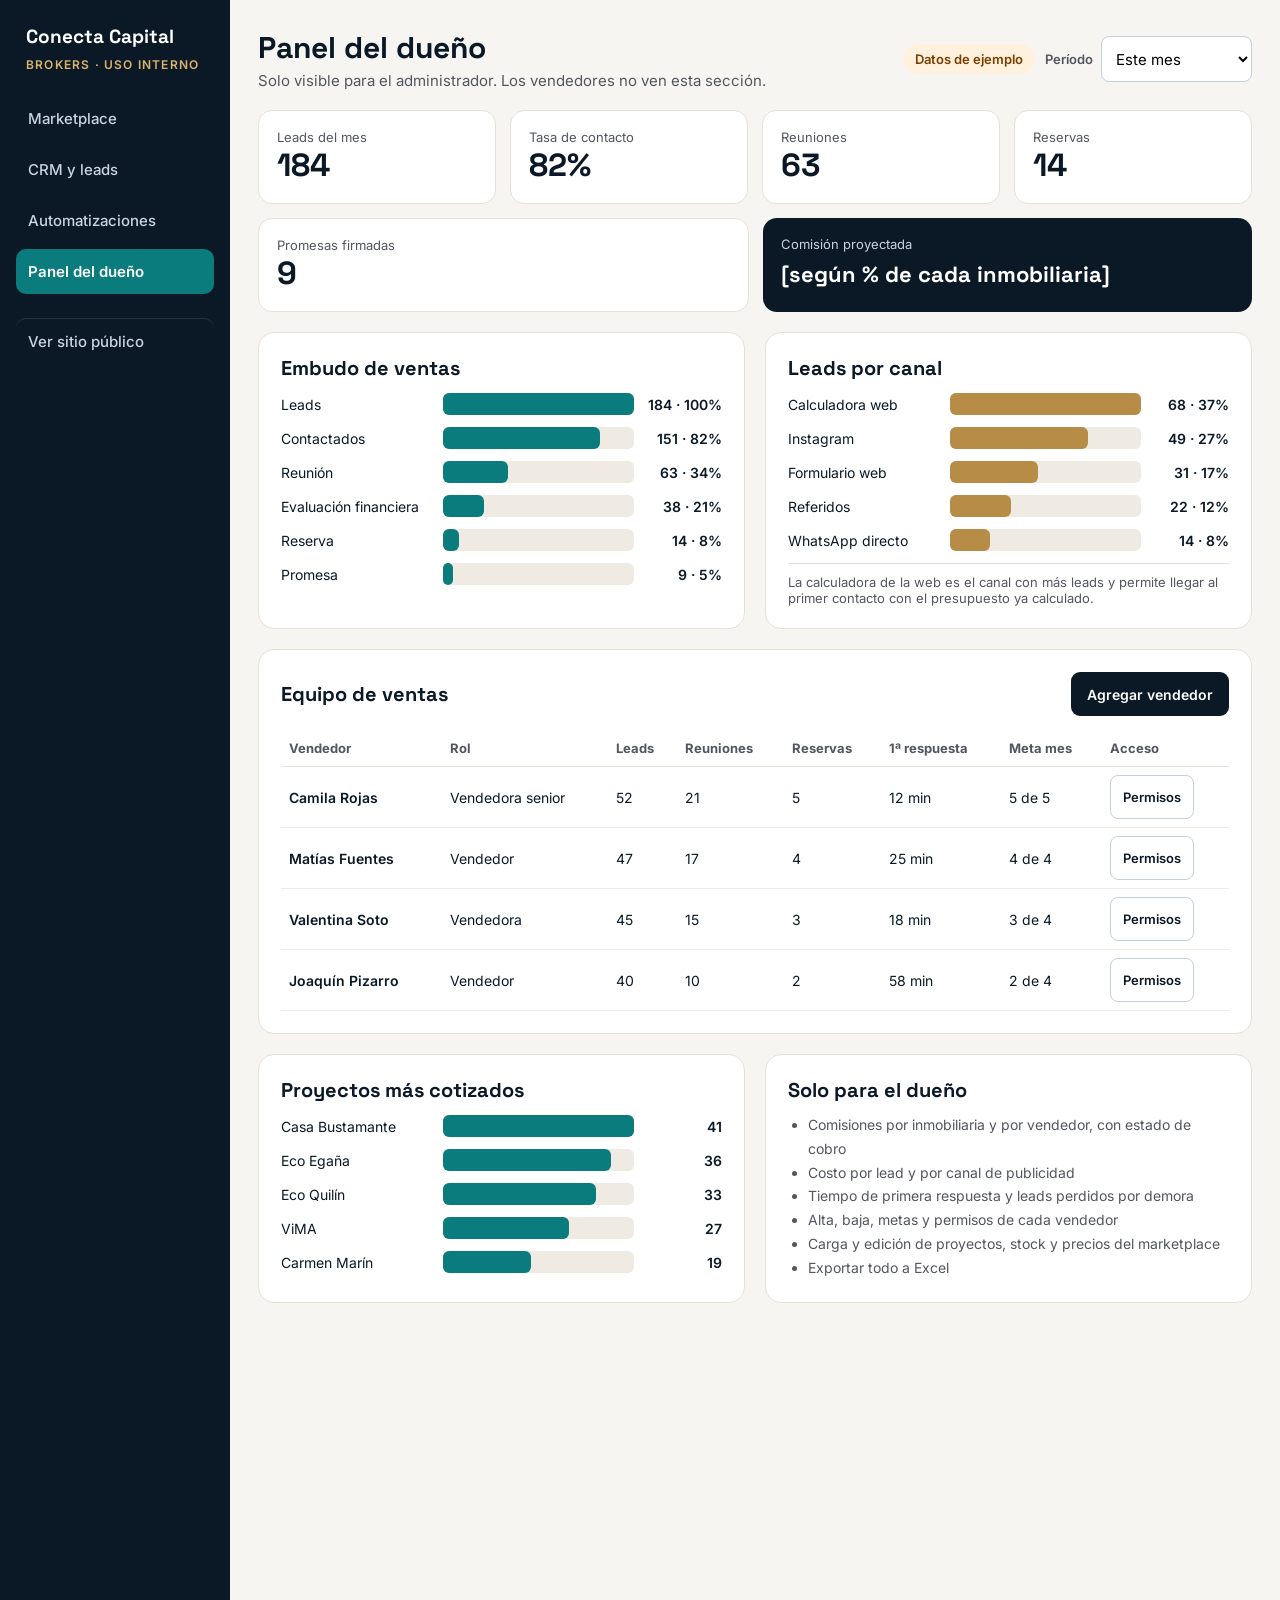
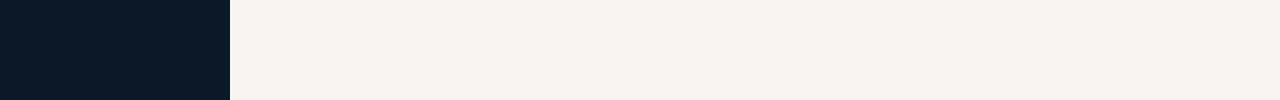
<file: admin.html>
<!doctype html>
<html lang="es">
<head>
<meta charset="utf-8">
<meta name="viewport" content="width=device-width, initial-scale=1">
<meta name="robots" content="noindex, nofollow">
<title>Conecta Capital Brokers – Panel del dueño</title>
<link rel="icon" href="assets/isotipo.png">
<link href="https://fonts.googleapis.com/css2?family=Inter:wght@400;500;600;700&family=Space+Grotesk:wght@500;600;700&display=swap" rel="stylesheet">
<style>
body{margin:0}
a{color:#0A7C7E}a:hover{color:#0B1927}
</style>
</head>
<body data-page="admin">
<div style="font-family: Inter, system-ui, sans-serif; color: #0B1927; background: #F7F5F1; display: flex; flex-wrap: wrap; min-height: 1700px">

<aside style="flex: 1 1 230px; max-width: 100%; background: #0B1927; color: #FFFFFF; padding: 24px 16px; box-sizing: border-box; display: flex; flex-direction: column; gap: 6px">
<div style="font-family: 'Space Grotesk', sans-serif; font-weight: 700; font-size: 19px; padding: 0 10px 2px">Conecta Capital</div>
<div style="font-size: 12px; font-weight: 600; letter-spacing: 0.1em; text-transform: uppercase; color: #D9B36C; padding: 0 10px 18px">Brokers · uso interno</div>
<a href="brokers.html" style="color: #C9D3E2; text-decoration: none; padding: 13px 12px; border-radius: 10px; font-weight: 500; font-size: 15px">Marketplace</a>
<a href="crm.html" style="color: #C9D3E2; text-decoration: none; padding: 13px 12px; border-radius: 10px; font-weight: 500; font-size: 15px">CRM y leads</a>
<a href="automatizaciones.html" style="color: #C9D3E2; text-decoration: none; padding: 13px 12px; border-radius: 10px; font-weight: 500; font-size: 15px">Automatizaciones</a>
<a href="admin.html" aria-current="page" style="background: #0A7C7E; color: #FFFFFF; text-decoration: none; padding: 13px 12px; border-radius: 10px; font-weight: 600; font-size: 15px">Panel del dueño</a>
<a href="index.html" style="color: #C9D3E2; text-decoration: none; padding: 13px 12px; border-radius: 10px; font-weight: 500; font-size: 15px; margin-top: 18px; border-top: 1px solid #223444">Ver sitio público</a>
</aside>

<main style="flex: 999 1 560px; min-width: 0; padding: 28px; box-sizing: border-box; display: flex; flex-direction: column; gap: 20px">
<div style="display: flex; flex-wrap: wrap; align-items: center; justify-content: space-between; gap: 12px">
<div>
<h1 style="margin: 0 0 4px; font-family: 'Space Grotesk', sans-serif; font-size: 30px">Panel del dueño</h1>
<p style="margin: 0; font-size: 15px; color: #535660">Solo visible para el administrador. Los vendedores no ven esta sección.</p>
</div>
<div style="display: flex; flex-wrap: wrap; gap: 10px; align-items: center">
<span style="background: #FFF1DE; color: #7A3E00; font-size: 13px; font-weight: 600; padding: 7px 12px; border-radius: 999px">Datos de ejemplo</span>
<label style="font-size: 13px; font-weight: 600; color: #535660; display: flex; align-items: center; gap: 8px">Período
<select style="height: 46px; border: 1px solid #C5CEDB; border-radius: 8px; padding: 0 10px; font-size: 15px; font-family: inherit; background: #FFFFFF"><option>Este mes</option><option>Últimos 90 días</option><option>Año en curso</option></select></label>
</div>
</div>

<div style="display: flex; flex-wrap: wrap; gap: 14px">
<div style="flex: 1 1 160px; background: #FFFFFF; border: 1px solid #E6E1D8; border-radius: 14px; padding: 18px"><div style="font-size: 13px; color: #535660">Leads del mes</div><div style="font-family: 'Space Grotesk', sans-serif; font-weight: 700; font-size: 32px">184</div></div>
<div style="flex: 1 1 160px; background: #FFFFFF; border: 1px solid #E6E1D8; border-radius: 14px; padding: 18px"><div style="font-size: 13px; color: #535660">Tasa de contacto</div><div style="font-family: 'Space Grotesk', sans-serif; font-weight: 700; font-size: 32px">82%</div></div>
<div style="flex: 1 1 160px; background: #FFFFFF; border: 1px solid #E6E1D8; border-radius: 14px; padding: 18px"><div style="font-size: 13px; color: #535660">Reuniones</div><div style="font-family: 'Space Grotesk', sans-serif; font-weight: 700; font-size: 32px">63</div></div>
<div style="flex: 1 1 160px; background: #FFFFFF; border: 1px solid #E6E1D8; border-radius: 14px; padding: 18px"><div style="font-size: 13px; color: #535660">Reservas</div><div style="font-family: 'Space Grotesk', sans-serif; font-weight: 700; font-size: 32px">14</div></div>
<div style="flex: 1 1 160px; background: #FFFFFF; border: 1px solid #E6E1D8; border-radius: 14px; padding: 18px"><div style="font-size: 13px; color: #535660">Promesas firmadas</div><div style="font-family: 'Space Grotesk', sans-serif; font-weight: 700; font-size: 32px">9</div></div>
<div style="flex: 1 1 160px; background: #0B1927; color: #FFFFFF; border-radius: 14px; padding: 18px"><div style="font-size: 13px; color: #C9D3E2">Comisión proyectada</div><div style="font-family: 'Space Grotesk', sans-serif; font-weight: 700; font-size: 22px; padding-top: 8px">[según % de cada inmobiliaria]</div></div>
</div>

<div style="display: flex; flex-wrap: wrap; gap: 20px">
<section style="flex: 1 1 380px; min-width: 0; background: #FFFFFF; border: 1px solid #E6E1D8; border-radius: 16px; padding: 22px; display: flex; flex-direction: column; gap: 12px">
<h2 style="margin: 0; font-family: 'Space Grotesk', sans-serif; font-size: 20px">Embudo de ventas</h2>

<div style="display: flex; align-items: center; gap: 12px; font-size: 14px">
<div style="flex: 0 0 150px">Leads</div>
<div style="flex: 1 1 0; background: #EFEBE3; border-radius: 6px; height: 22px"><div style="width: 100%; height: 22px; background: #0A7C7E; border-radius: 6px"></div></div>
<div style="flex: 0 0 76px; text-align: right; font-weight: 600">184 · 100%</div>
</div>

<div style="display: flex; align-items: center; gap: 12px; font-size: 14px">
<div style="flex: 0 0 150px">Contactados</div>
<div style="flex: 1 1 0; background: #EFEBE3; border-radius: 6px; height: 22px"><div style="width: 82%; height: 22px; background: #0A7C7E; border-radius: 6px"></div></div>
<div style="flex: 0 0 76px; text-align: right; font-weight: 600">151 · 82%</div>
</div>

<div style="display: flex; align-items: center; gap: 12px; font-size: 14px">
<div style="flex: 0 0 150px">Reunión</div>
<div style="flex: 1 1 0; background: #EFEBE3; border-radius: 6px; height: 22px"><div style="width: 34%; height: 22px; background: #0A7C7E; border-radius: 6px"></div></div>
<div style="flex: 0 0 76px; text-align: right; font-weight: 600">63 · 34%</div>
</div>

<div style="display: flex; align-items: center; gap: 12px; font-size: 14px">
<div style="flex: 0 0 150px">Evaluación financiera</div>
<div style="flex: 1 1 0; background: #EFEBE3; border-radius: 6px; height: 22px"><div style="width: 21%; height: 22px; background: #0A7C7E; border-radius: 6px"></div></div>
<div style="flex: 0 0 76px; text-align: right; font-weight: 600">38 · 21%</div>
</div>

<div style="display: flex; align-items: center; gap: 12px; font-size: 14px">
<div style="flex: 0 0 150px">Reserva</div>
<div style="flex: 1 1 0; background: #EFEBE3; border-radius: 6px; height: 22px"><div style="width: 8%; height: 22px; background: #0A7C7E; border-radius: 6px"></div></div>
<div style="flex: 0 0 76px; text-align: right; font-weight: 600">14 · 8%</div>
</div>

<div style="display: flex; align-items: center; gap: 12px; font-size: 14px">
<div style="flex: 0 0 150px">Promesa</div>
<div style="flex: 1 1 0; background: #EFEBE3; border-radius: 6px; height: 22px"><div style="width: 5%; height: 22px; background: #0A7C7E; border-radius: 6px"></div></div>
<div style="flex: 0 0 76px; text-align: right; font-weight: 600">9 · 5%</div>
</div>

</section>
<section style="flex: 1 1 380px; min-width: 0; background: #FFFFFF; border: 1px solid #E6E1D8; border-radius: 16px; padding: 22px; display: flex; flex-direction: column; gap: 12px">
<h2 style="margin: 0; font-family: 'Space Grotesk', sans-serif; font-size: 20px">Leads por canal</h2>

<div style="display: flex; align-items: center; gap: 12px; font-size: 14px">
<div style="flex: 0 0 150px">Calculadora web</div>
<div style="flex: 1 1 0; background: #EFEBE3; border-radius: 6px; height: 22px"><div style="width: 100%; height: 22px; background: #B68C47; border-radius: 6px"></div></div>
<div style="flex: 0 0 76px; text-align: right; font-weight: 600">68 · 37%</div>
</div>

<div style="display: flex; align-items: center; gap: 12px; font-size: 14px">
<div style="flex: 0 0 150px">Instagram</div>
<div style="flex: 1 1 0; background: #EFEBE3; border-radius: 6px; height: 22px"><div style="width: 72%; height: 22px; background: #B68C47; border-radius: 6px"></div></div>
<div style="flex: 0 0 76px; text-align: right; font-weight: 600">49 · 27%</div>
</div>

<div style="display: flex; align-items: center; gap: 12px; font-size: 14px">
<div style="flex: 0 0 150px">Formulario web</div>
<div style="flex: 1 1 0; background: #EFEBE3; border-radius: 6px; height: 22px"><div style="width: 46%; height: 22px; background: #B68C47; border-radius: 6px"></div></div>
<div style="flex: 0 0 76px; text-align: right; font-weight: 600">31 · 17%</div>
</div>

<div style="display: flex; align-items: center; gap: 12px; font-size: 14px">
<div style="flex: 0 0 150px">Referidos</div>
<div style="flex: 1 1 0; background: #EFEBE3; border-radius: 6px; height: 22px"><div style="width: 32%; height: 22px; background: #B68C47; border-radius: 6px"></div></div>
<div style="flex: 0 0 76px; text-align: right; font-weight: 600">22 · 12%</div>
</div>

<div style="display: flex; align-items: center; gap: 12px; font-size: 14px">
<div style="flex: 0 0 150px">WhatsApp directo</div>
<div style="flex: 1 1 0; background: #EFEBE3; border-radius: 6px; height: 22px"><div style="width: 21%; height: 22px; background: #B68C47; border-radius: 6px"></div></div>
<div style="flex: 0 0 76px; text-align: right; font-weight: 600">14 · 8%</div>
</div>

<div style="font-size: 13px; color: #535660; border-top: 1px solid #E6E1D8; padding-top: 10px">La calculadora de la web es el canal con más leads y permite llegar al primer contacto con el presupuesto ya calculado.</div>
</section>
</div>

<section style="background: #FFFFFF; border: 1px solid #E6E1D8; border-radius: 16px; padding: 22px; display: flex; flex-direction: column; gap: 14px">
<div style="display: flex; flex-wrap: wrap; justify-content: space-between; align-items: center; gap: 12px">
<h2 style="margin: 0; font-family: 'Space Grotesk', sans-serif; font-size: 20px">Equipo de ventas</h2>
<button type="button" style="min-height: 44px; padding: 0 16px; background: #0B1927; color: #FFFFFF; border: 0; border-radius: 9px; font-family: inherit; font-weight: 600; font-size: 14px; cursor: pointer">Agregar vendedor</button>
</div>
<div style="overflow-x: auto">
<table style="width: 100%; min-width: 820px; border-collapse: collapse; font-size: 14px">
<thead><tr style="text-align: left; color: #535660; font-size: 13px">
<th style="padding: 10px 8px; border-bottom: 1px solid #E6E1D8">Vendedor</th><th style="padding: 10px 8px; border-bottom: 1px solid #E6E1D8">Rol</th><th style="padding: 10px 8px; border-bottom: 1px solid #E6E1D8">Leads</th><th style="padding: 10px 8px; border-bottom: 1px solid #E6E1D8">Reuniones</th><th style="padding: 10px 8px; border-bottom: 1px solid #E6E1D8">Reservas</th><th style="padding: 10px 8px; border-bottom: 1px solid #E6E1D8">1ª respuesta</th><th style="padding: 10px 8px; border-bottom: 1px solid #E6E1D8">Meta mes</th><th style="padding: 10px 8px; border-bottom: 1px solid #E6E1D8">Acceso</th>
</tr></thead>
<tbody>

<tr>
<td style="padding: 12px 8px; border-bottom: 1px solid #EFEBE3; font-weight: 600">Camila Rojas</td>
<td style="padding: 12px 8px; border-bottom: 1px solid #EFEBE3">Vendedora senior</td>
<td style="padding: 12px 8px; border-bottom: 1px solid #EFEBE3">52</td>
<td style="padding: 12px 8px; border-bottom: 1px solid #EFEBE3">21</td>
<td style="padding: 12px 8px; border-bottom: 1px solid #EFEBE3">5</td>
<td style="padding: 12px 8px; border-bottom: 1px solid #EFEBE3">12 min</td>
<td style="padding: 12px 8px; border-bottom: 1px solid #EFEBE3">5 de 5</td>
<td style="padding: 8px; border-bottom: 1px solid #EFEBE3"><button type="button" style="min-height: 44px; padding: 0 12px; background: #FFFFFF; color: #0B1927; border: 1px solid #C5CEDB; border-radius: 8px; font-family: inherit; font-weight: 600; font-size: 13px; cursor: pointer">Permisos</button></td>
</tr>

<tr>
<td style="padding: 12px 8px; border-bottom: 1px solid #EFEBE3; font-weight: 600">Matías Fuentes</td>
<td style="padding: 12px 8px; border-bottom: 1px solid #EFEBE3">Vendedor</td>
<td style="padding: 12px 8px; border-bottom: 1px solid #EFEBE3">47</td>
<td style="padding: 12px 8px; border-bottom: 1px solid #EFEBE3">17</td>
<td style="padding: 12px 8px; border-bottom: 1px solid #EFEBE3">4</td>
<td style="padding: 12px 8px; border-bottom: 1px solid #EFEBE3">25 min</td>
<td style="padding: 12px 8px; border-bottom: 1px solid #EFEBE3">4 de 4</td>
<td style="padding: 8px; border-bottom: 1px solid #EFEBE3"><button type="button" style="min-height: 44px; padding: 0 12px; background: #FFFFFF; color: #0B1927; border: 1px solid #C5CEDB; border-radius: 8px; font-family: inherit; font-weight: 600; font-size: 13px; cursor: pointer">Permisos</button></td>
</tr>

<tr>
<td style="padding: 12px 8px; border-bottom: 1px solid #EFEBE3; font-weight: 600">Valentina Soto</td>
<td style="padding: 12px 8px; border-bottom: 1px solid #EFEBE3">Vendedora</td>
<td style="padding: 12px 8px; border-bottom: 1px solid #EFEBE3">45</td>
<td style="padding: 12px 8px; border-bottom: 1px solid #EFEBE3">15</td>
<td style="padding: 12px 8px; border-bottom: 1px solid #EFEBE3">3</td>
<td style="padding: 12px 8px; border-bottom: 1px solid #EFEBE3">18 min</td>
<td style="padding: 12px 8px; border-bottom: 1px solid #EFEBE3">3 de 4</td>
<td style="padding: 8px; border-bottom: 1px solid #EFEBE3"><button type="button" style="min-height: 44px; padding: 0 12px; background: #FFFFFF; color: #0B1927; border: 1px solid #C5CEDB; border-radius: 8px; font-family: inherit; font-weight: 600; font-size: 13px; cursor: pointer">Permisos</button></td>
</tr>

<tr>
<td style="padding: 12px 8px; border-bottom: 1px solid #EFEBE3; font-weight: 600">Joaquín Pizarro</td>
<td style="padding: 12px 8px; border-bottom: 1px solid #EFEBE3">Vendedor</td>
<td style="padding: 12px 8px; border-bottom: 1px solid #EFEBE3">40</td>
<td style="padding: 12px 8px; border-bottom: 1px solid #EFEBE3">10</td>
<td style="padding: 12px 8px; border-bottom: 1px solid #EFEBE3">2</td>
<td style="padding: 12px 8px; border-bottom: 1px solid #EFEBE3">58 min</td>
<td style="padding: 12px 8px; border-bottom: 1px solid #EFEBE3">2 de 4</td>
<td style="padding: 8px; border-bottom: 1px solid #EFEBE3"><button type="button" style="min-height: 44px; padding: 0 12px; background: #FFFFFF; color: #0B1927; border: 1px solid #C5CEDB; border-radius: 8px; font-family: inherit; font-weight: 600; font-size: 13px; cursor: pointer">Permisos</button></td>
</tr>

</tbody>
</table>
</div>
</section>

<div style="display: flex; flex-wrap: wrap; gap: 20px">
<section style="flex: 1 1 380px; min-width: 0; background: #FFFFFF; border: 1px solid #E6E1D8; border-radius: 16px; padding: 22px; display: flex; flex-direction: column; gap: 12px">
<h2 style="margin: 0; font-family: 'Space Grotesk', sans-serif; font-size: 20px">Proyectos más cotizados</h2>

<div style="display: flex; align-items: center; gap: 12px; font-size: 14px">
<div style="flex: 0 0 150px">Casa Bustamante</div>
<div style="flex: 1 1 0; background: #EFEBE3; border-radius: 6px; height: 22px"><div style="width: 100%; height: 22px; background: #0A7C7E; border-radius: 6px"></div></div>
<div style="flex: 0 0 76px; text-align: right; font-weight: 600">41</div>
</div>

<div style="display: flex; align-items: center; gap: 12px; font-size: 14px">
<div style="flex: 0 0 150px">Eco Egaña</div>
<div style="flex: 1 1 0; background: #EFEBE3; border-radius: 6px; height: 22px"><div style="width: 88%; height: 22px; background: #0A7C7E; border-radius: 6px"></div></div>
<div style="flex: 0 0 76px; text-align: right; font-weight: 600">36</div>
</div>

<div style="display: flex; align-items: center; gap: 12px; font-size: 14px">
<div style="flex: 0 0 150px">Eco Quilín</div>
<div style="flex: 1 1 0; background: #EFEBE3; border-radius: 6px; height: 22px"><div style="width: 80%; height: 22px; background: #0A7C7E; border-radius: 6px"></div></div>
<div style="flex: 0 0 76px; text-align: right; font-weight: 600">33</div>
</div>

<div style="display: flex; align-items: center; gap: 12px; font-size: 14px">
<div style="flex: 0 0 150px">ViMA</div>
<div style="flex: 1 1 0; background: #EFEBE3; border-radius: 6px; height: 22px"><div style="width: 66%; height: 22px; background: #0A7C7E; border-radius: 6px"></div></div>
<div style="flex: 0 0 76px; text-align: right; font-weight: 600">27</div>
</div>

<div style="display: flex; align-items: center; gap: 12px; font-size: 14px">
<div style="flex: 0 0 150px">Carmen Marín</div>
<div style="flex: 1 1 0; background: #EFEBE3; border-radius: 6px; height: 22px"><div style="width: 46%; height: 22px; background: #0A7C7E; border-radius: 6px"></div></div>
<div style="flex: 0 0 76px; text-align: right; font-weight: 600">19</div>
</div>

</section>
<section style="flex: 1 1 380px; min-width: 0; background: #FFFFFF; border: 1px solid #E6E1D8; border-radius: 16px; padding: 22px; display: flex; flex-direction: column; gap: 10px">
<h2 style="margin: 0; font-family: 'Space Grotesk', sans-serif; font-size: 20px">Solo para el dueño</h2>
<ul style="margin: 0; padding-left: 20px; font-size: 14px; line-height: 1.7; color: #535660">
<li>Comisiones por inmobiliaria y por vendedor, con estado de cobro</li>
<li>Costo por lead y por canal de publicidad</li>
<li>Tiempo de primera respuesta y leads perdidos por demora</li>
<li>Alta, baja, metas y permisos de cada vendedor</li>
<li>Carga y edición de proyectos, stock y precios del marketplace</li>
<li>Exportar todo a Excel</li>
</ul>
</section>
</div>
</main>
</div>
<script></script>

</body>
</html>
</file>
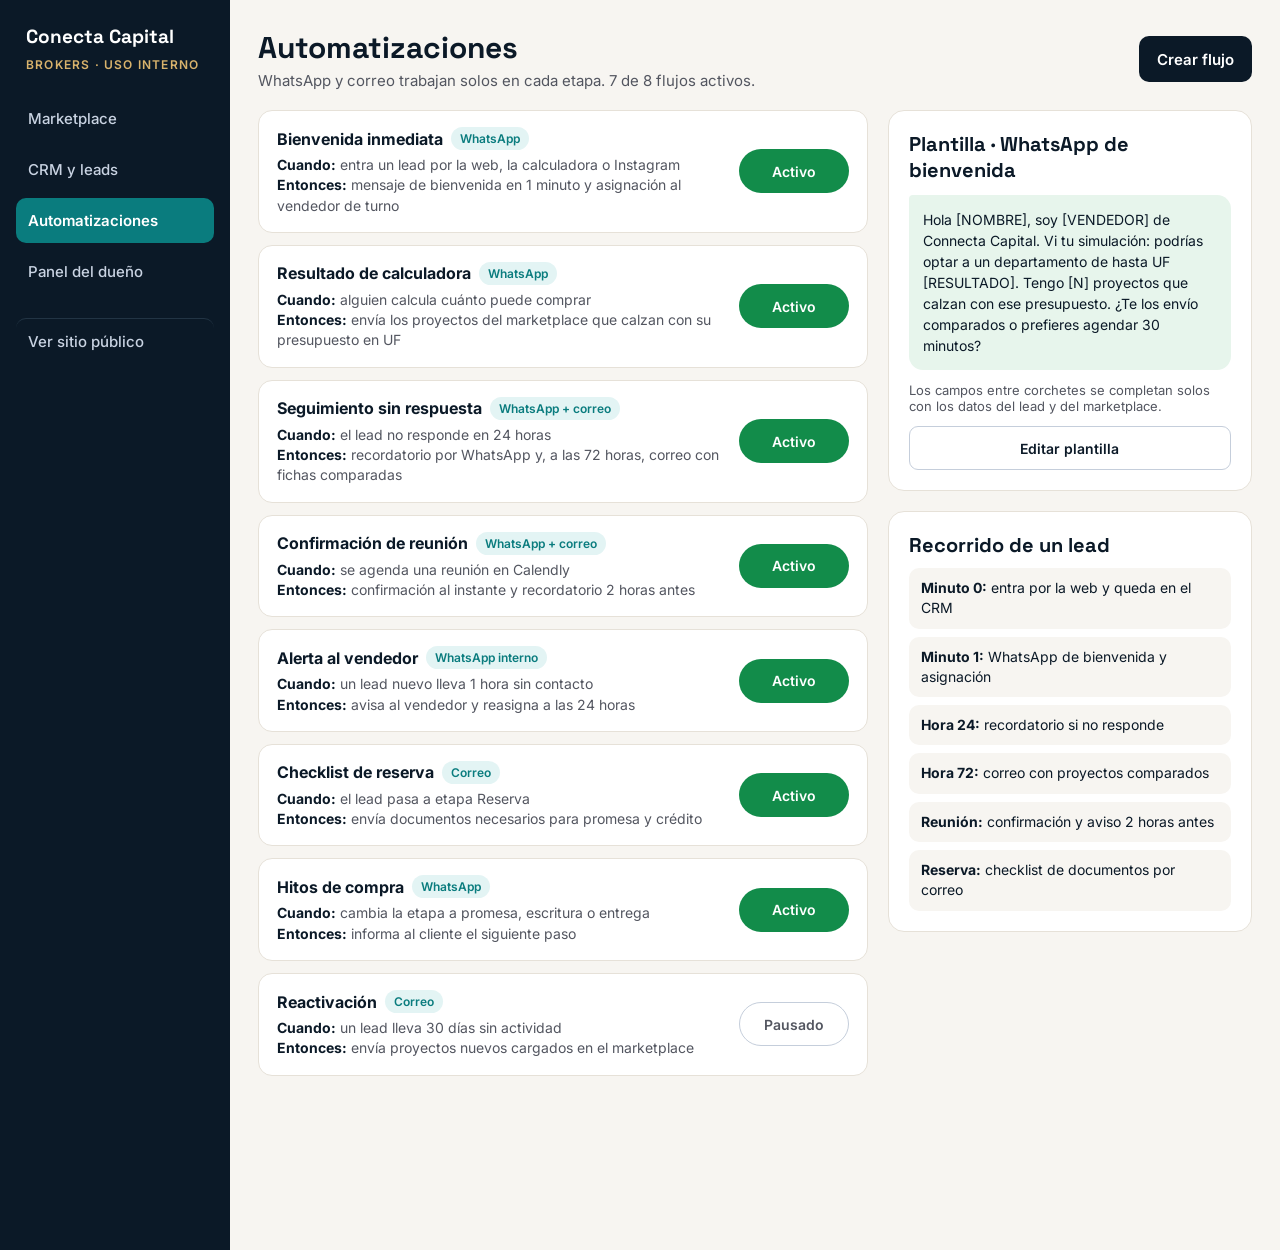
<file: automatizaciones.html>
<!doctype html>
<html lang="es">
<head>
<meta charset="utf-8">
<meta name="viewport" content="width=device-width, initial-scale=1">
<meta name="robots" content="noindex, nofollow">
<title>Conecta Capital Brokers – Automatizaciones</title>
<link rel="icon" href="assets/isotipo.png">
<link href="https://fonts.googleapis.com/css2?family=Inter:wght@400;500;600;700&family=Space+Grotesk:wght@500;600;700&display=swap" rel="stylesheet">
<style>
body{margin:0}
a{color:#0A7C7E}a:hover{color:#0B1927}
</style>
</head>
<body data-page="automatizaciones">
<div style="font-family: Inter, system-ui, sans-serif; color: #0B1927; background: #F7F5F1; display: flex; flex-wrap: wrap; min-height: 1250px">

<aside style="flex: 1 1 230px; max-width: 100%; background: #0B1927; color: #FFFFFF; padding: 24px 16px; box-sizing: border-box; display: flex; flex-direction: column; gap: 6px">
<div style="font-family: 'Space Grotesk', sans-serif; font-weight: 700; font-size: 19px; padding: 0 10px 2px">Conecta Capital</div>
<div style="font-size: 12px; font-weight: 600; letter-spacing: 0.1em; text-transform: uppercase; color: #D9B36C; padding: 0 10px 18px">Brokers · uso interno</div>
<a href="brokers.html" style="color: #C9D3E2; text-decoration: none; padding: 13px 12px; border-radius: 10px; font-weight: 500; font-size: 15px">Marketplace</a>
<a href="crm.html" style="color: #C9D3E2; text-decoration: none; padding: 13px 12px; border-radius: 10px; font-weight: 500; font-size: 15px">CRM y leads</a>
<a href="automatizaciones.html" aria-current="page" style="background: #0A7C7E; color: #FFFFFF; text-decoration: none; padding: 13px 12px; border-radius: 10px; font-weight: 600; font-size: 15px">Automatizaciones</a>
<a href="admin.html" style="color: #C9D3E2; text-decoration: none; padding: 13px 12px; border-radius: 10px; font-weight: 500; font-size: 15px">Panel del dueño</a>
<a href="index.html" style="color: #C9D3E2; text-decoration: none; padding: 13px 12px; border-radius: 10px; font-weight: 500; font-size: 15px; margin-top: 18px; border-top: 1px solid #223444">Ver sitio público</a>
</aside>

<main style="flex: 999 1 560px; min-width: 0; padding: 28px; box-sizing: border-box; display: flex; flex-direction: column; gap: 20px">
<div style="display: flex; flex-wrap: wrap; align-items: center; justify-content: space-between; gap: 12px">
<div>
<h1 style="margin: 0 0 4px; font-family: 'Space Grotesk', sans-serif; font-size: 30px">Automatizaciones</h1>
<p style="margin: 0; font-size: 15px; color: #535660">WhatsApp y correo trabajan solos en cada etapa. <span id="o-activas">7</span> de 8 flujos activos.</p>
</div>
<button type="button" style="min-height: 46px; padding: 0 18px; background: #0B1927; color: #FFFFFF; border: 0; border-radius: 10px; font-family: inherit; font-weight: 600; font-size: 15px; cursor: pointer">Crear flujo</button>
</div>

<div style="display: flex; flex-wrap: wrap; gap: 20px; align-items: flex-start">
<section style="flex: 2 1 520px; min-width: 0; display: flex; flex-direction: column; gap: 12px">

<article style="background: #FFFFFF; border: 1px solid #E6E1D8; border-radius: 14px; padding: 16px 18px; display: flex; flex-wrap: wrap; gap: 14px; align-items: center">
<div style="flex: 1 1 320px; min-width: 0; display: flex; flex-direction: column; gap: 5px">
<div style="display: flex; flex-wrap: wrap; gap: 8px; align-items: center">
<h2 style="margin: 0; font-size: 16px">Bienvenida inmediata</h2>
<span style="background: #E3F4F4; color: #0A7C7E; font-size: 12px; font-weight: 600; padding: 4px 9px; border-radius: 999px">WhatsApp</span>
</div>
<div style="font-size: 14px; line-height: 1.45; color: #535660"><strong style="color: #0B1927">Cuando:</strong> entra un lead por la web, la calculadora o Instagram<br><strong style="color: #0B1927">Entonces:</strong> mensaje de bienvenida en 1 minuto y asignación al vendedor de turno</div>
</div>
<button type="button" aria-pressed="true" data-flujo="1" style="min-height: 44px; min-width: 110px; background: #128C4A; color: #FFFFFF; border: 0; border-radius: 999px; font-family: inherit; font-weight: 600; font-size: 14px; cursor: pointer">Activo</button>

</article>

<article style="background: #FFFFFF; border: 1px solid #E6E1D8; border-radius: 14px; padding: 16px 18px; display: flex; flex-wrap: wrap; gap: 14px; align-items: center">
<div style="flex: 1 1 320px; min-width: 0; display: flex; flex-direction: column; gap: 5px">
<div style="display: flex; flex-wrap: wrap; gap: 8px; align-items: center">
<h2 style="margin: 0; font-size: 16px">Resultado de calculadora</h2>
<span style="background: #E3F4F4; color: #0A7C7E; font-size: 12px; font-weight: 600; padding: 4px 9px; border-radius: 999px">WhatsApp</span>
</div>
<div style="font-size: 14px; line-height: 1.45; color: #535660"><strong style="color: #0B1927">Cuando:</strong> alguien calcula cuánto puede comprar<br><strong style="color: #0B1927">Entonces:</strong> envía los proyectos del marketplace que calzan con su presupuesto en UF</div>
</div>
<button type="button" aria-pressed="true" data-flujo="1" style="min-height: 44px; min-width: 110px; background: #128C4A; color: #FFFFFF; border: 0; border-radius: 999px; font-family: inherit; font-weight: 600; font-size: 14px; cursor: pointer">Activo</button>

</article>

<article style="background: #FFFFFF; border: 1px solid #E6E1D8; border-radius: 14px; padding: 16px 18px; display: flex; flex-wrap: wrap; gap: 14px; align-items: center">
<div style="flex: 1 1 320px; min-width: 0; display: flex; flex-direction: column; gap: 5px">
<div style="display: flex; flex-wrap: wrap; gap: 8px; align-items: center">
<h2 style="margin: 0; font-size: 16px">Seguimiento sin respuesta</h2>
<span style="background: #E3F4F4; color: #0A7C7E; font-size: 12px; font-weight: 600; padding: 4px 9px; border-radius: 999px">WhatsApp + correo</span>
</div>
<div style="font-size: 14px; line-height: 1.45; color: #535660"><strong style="color: #0B1927">Cuando:</strong> el lead no responde en 24 horas<br><strong style="color: #0B1927">Entonces:</strong> recordatorio por WhatsApp y, a las 72 horas, correo con fichas comparadas</div>
</div>
<button type="button" aria-pressed="true" data-flujo="1" style="min-height: 44px; min-width: 110px; background: #128C4A; color: #FFFFFF; border: 0; border-radius: 999px; font-family: inherit; font-weight: 600; font-size: 14px; cursor: pointer">Activo</button>

</article>

<article style="background: #FFFFFF; border: 1px solid #E6E1D8; border-radius: 14px; padding: 16px 18px; display: flex; flex-wrap: wrap; gap: 14px; align-items: center">
<div style="flex: 1 1 320px; min-width: 0; display: flex; flex-direction: column; gap: 5px">
<div style="display: flex; flex-wrap: wrap; gap: 8px; align-items: center">
<h2 style="margin: 0; font-size: 16px">Confirmación de reunión</h2>
<span style="background: #E3F4F4; color: #0A7C7E; font-size: 12px; font-weight: 600; padding: 4px 9px; border-radius: 999px">WhatsApp + correo</span>
</div>
<div style="font-size: 14px; line-height: 1.45; color: #535660"><strong style="color: #0B1927">Cuando:</strong> se agenda una reunión en Calendly<br><strong style="color: #0B1927">Entonces:</strong> confirmación al instante y recordatorio 2 horas antes</div>
</div>
<button type="button" aria-pressed="true" data-flujo="1" style="min-height: 44px; min-width: 110px; background: #128C4A; color: #FFFFFF; border: 0; border-radius: 999px; font-family: inherit; font-weight: 600; font-size: 14px; cursor: pointer">Activo</button>

</article>

<article style="background: #FFFFFF; border: 1px solid #E6E1D8; border-radius: 14px; padding: 16px 18px; display: flex; flex-wrap: wrap; gap: 14px; align-items: center">
<div style="flex: 1 1 320px; min-width: 0; display: flex; flex-direction: column; gap: 5px">
<div style="display: flex; flex-wrap: wrap; gap: 8px; align-items: center">
<h2 style="margin: 0; font-size: 16px">Alerta al vendedor</h2>
<span style="background: #E3F4F4; color: #0A7C7E; font-size: 12px; font-weight: 600; padding: 4px 9px; border-radius: 999px">WhatsApp interno</span>
</div>
<div style="font-size: 14px; line-height: 1.45; color: #535660"><strong style="color: #0B1927">Cuando:</strong> un lead nuevo lleva 1 hora sin contacto<br><strong style="color: #0B1927">Entonces:</strong> avisa al vendedor y reasigna a las 24 horas</div>
</div>
<button type="button" aria-pressed="true" data-flujo="1" style="min-height: 44px; min-width: 110px; background: #128C4A; color: #FFFFFF; border: 0; border-radius: 999px; font-family: inherit; font-weight: 600; font-size: 14px; cursor: pointer">Activo</button>

</article>

<article style="background: #FFFFFF; border: 1px solid #E6E1D8; border-radius: 14px; padding: 16px 18px; display: flex; flex-wrap: wrap; gap: 14px; align-items: center">
<div style="flex: 1 1 320px; min-width: 0; display: flex; flex-direction: column; gap: 5px">
<div style="display: flex; flex-wrap: wrap; gap: 8px; align-items: center">
<h2 style="margin: 0; font-size: 16px">Checklist de reserva</h2>
<span style="background: #E3F4F4; color: #0A7C7E; font-size: 12px; font-weight: 600; padding: 4px 9px; border-radius: 999px">Correo</span>
</div>
<div style="font-size: 14px; line-height: 1.45; color: #535660"><strong style="color: #0B1927">Cuando:</strong> el lead pasa a etapa Reserva<br><strong style="color: #0B1927">Entonces:</strong> envía documentos necesarios para promesa y crédito</div>
</div>
<button type="button" aria-pressed="true" data-flujo="1" style="min-height: 44px; min-width: 110px; background: #128C4A; color: #FFFFFF; border: 0; border-radius: 999px; font-family: inherit; font-weight: 600; font-size: 14px; cursor: pointer">Activo</button>

</article>

<article style="background: #FFFFFF; border: 1px solid #E6E1D8; border-radius: 14px; padding: 16px 18px; display: flex; flex-wrap: wrap; gap: 14px; align-items: center">
<div style="flex: 1 1 320px; min-width: 0; display: flex; flex-direction: column; gap: 5px">
<div style="display: flex; flex-wrap: wrap; gap: 8px; align-items: center">
<h2 style="margin: 0; font-size: 16px">Hitos de compra</h2>
<span style="background: #E3F4F4; color: #0A7C7E; font-size: 12px; font-weight: 600; padding: 4px 9px; border-radius: 999px">WhatsApp</span>
</div>
<div style="font-size: 14px; line-height: 1.45; color: #535660"><strong style="color: #0B1927">Cuando:</strong> cambia la etapa a promesa, escritura o entrega<br><strong style="color: #0B1927">Entonces:</strong> informa al cliente el siguiente paso</div>
</div>
<button type="button" aria-pressed="true" data-flujo="1" style="min-height: 44px; min-width: 110px; background: #128C4A; color: #FFFFFF; border: 0; border-radius: 999px; font-family: inherit; font-weight: 600; font-size: 14px; cursor: pointer">Activo</button>

</article>

<article style="background: #FFFFFF; border: 1px solid #E6E1D8; border-radius: 14px; padding: 16px 18px; display: flex; flex-wrap: wrap; gap: 14px; align-items: center">
<div style="flex: 1 1 320px; min-width: 0; display: flex; flex-direction: column; gap: 5px">
<div style="display: flex; flex-wrap: wrap; gap: 8px; align-items: center">
<h2 style="margin: 0; font-size: 16px">Reactivación</h2>
<span style="background: #E3F4F4; color: #0A7C7E; font-size: 12px; font-weight: 600; padding: 4px 9px; border-radius: 999px">Correo</span>
</div>
<div style="font-size: 14px; line-height: 1.45; color: #535660"><strong style="color: #0B1927">Cuando:</strong> un lead lleva 30 días sin actividad<br><strong style="color: #0B1927">Entonces:</strong> envía proyectos nuevos cargados en el marketplace</div>
</div>

<button type="button" aria-pressed="false" data-flujo="1" style="min-height: 44px; min-width: 110px; background: #FFFFFF; color: #535660; border: 1px solid #C5CEDB; border-radius: 999px; font-family: inherit; font-weight: 600; font-size: 14px; cursor: pointer">Pausado</button>
</article>

</section>

<section style="flex: 1 1 320px; min-width: 0; display: flex; flex-direction: column; gap: 20px">
<div style="background: #FFFFFF; border: 1px solid #E6E1D8; border-radius: 16px; padding: 20px; display: flex; flex-direction: column; gap: 12px">
<h2 style="margin: 0; font-family: 'Space Grotesk', sans-serif; font-size: 20px">Plantilla · WhatsApp de bienvenida</h2>
<div style="background: #E7F5EC; border-radius: 4px 14px 14px 14px; padding: 14px; font-size: 14px; line-height: 1.5">Hola [NOMBRE], soy [VENDEDOR] de Connecta Capital. Vi tu simulación: podrías optar a un departamento de hasta UF [RESULTADO]. Tengo [N] proyectos que calzan con ese presupuesto. ¿Te los envío comparados o prefieres agendar 30 minutos?</div>
<div style="font-size: 13px; color: #535660">Los campos entre corchetes se completan solos con los datos del lead y del marketplace.</div>
<button type="button" style="min-height: 44px; background: #FFFFFF; color: #0B1927; border: 1px solid #C5CEDB; border-radius: 9px; font-family: inherit; font-weight: 600; font-size: 14px; cursor: pointer">Editar plantilla</button>
</div>
<div style="background: #FFFFFF; border: 1px solid #E6E1D8; border-radius: 16px; padding: 20px; display: flex; flex-direction: column; gap: 10px">
<h2 style="margin: 0; font-family: 'Space Grotesk', sans-serif; font-size: 20px">Recorrido de un lead</h2>
<ol style="margin: 0; padding: 0; list-style: none; display: flex; flex-direction: column; gap: 8px; font-size: 14px; line-height: 1.45">
<li style="background: #F7F5F1; border-radius: 10px; padding: 10px 12px"><strong>Minuto 0:</strong> entra por la web y queda en el CRM</li>
<li style="background: #F7F5F1; border-radius: 10px; padding: 10px 12px"><strong>Minuto 1:</strong> WhatsApp de bienvenida y asignación</li>
<li style="background: #F7F5F1; border-radius: 10px; padding: 10px 12px"><strong>Hora 24:</strong> recordatorio si no responde</li>
<li style="background: #F7F5F1; border-radius: 10px; padding: 10px 12px"><strong>Hora 72:</strong> correo con proyectos comparados</li>
<li style="background: #F7F5F1; border-radius: 10px; padding: 10px 12px"><strong>Reunión:</strong> confirmación y aviso 2 horas antes</li>
<li style="background: #F7F5F1; border-radius: 10px; padding: 10px 12px"><strong>Reserva:</strong> checklist de documentos por correo</li>
</ol>
</div>
</section>
</div>
</main>
</div>
<script>
const fb=[...document.querySelectorAll('[data-flujo]')],ON=fb[0].getAttribute('style'),OFF=fb[fb.length-1].getAttribute('style');
fb.forEach((b)=>b.addEventListener('click',()=>{const on=b.getAttribute('aria-pressed')!=='true';b.setAttribute('aria-pressed',on);b.setAttribute('style',on?ON:OFF);b.textContent=on?'Activo':'Pausado';
document.getElementById('o-activas').textContent=fb.filter((x)=>x.getAttribute('aria-pressed')==='true').length;}));
</script>

</body>
</html>
</file>
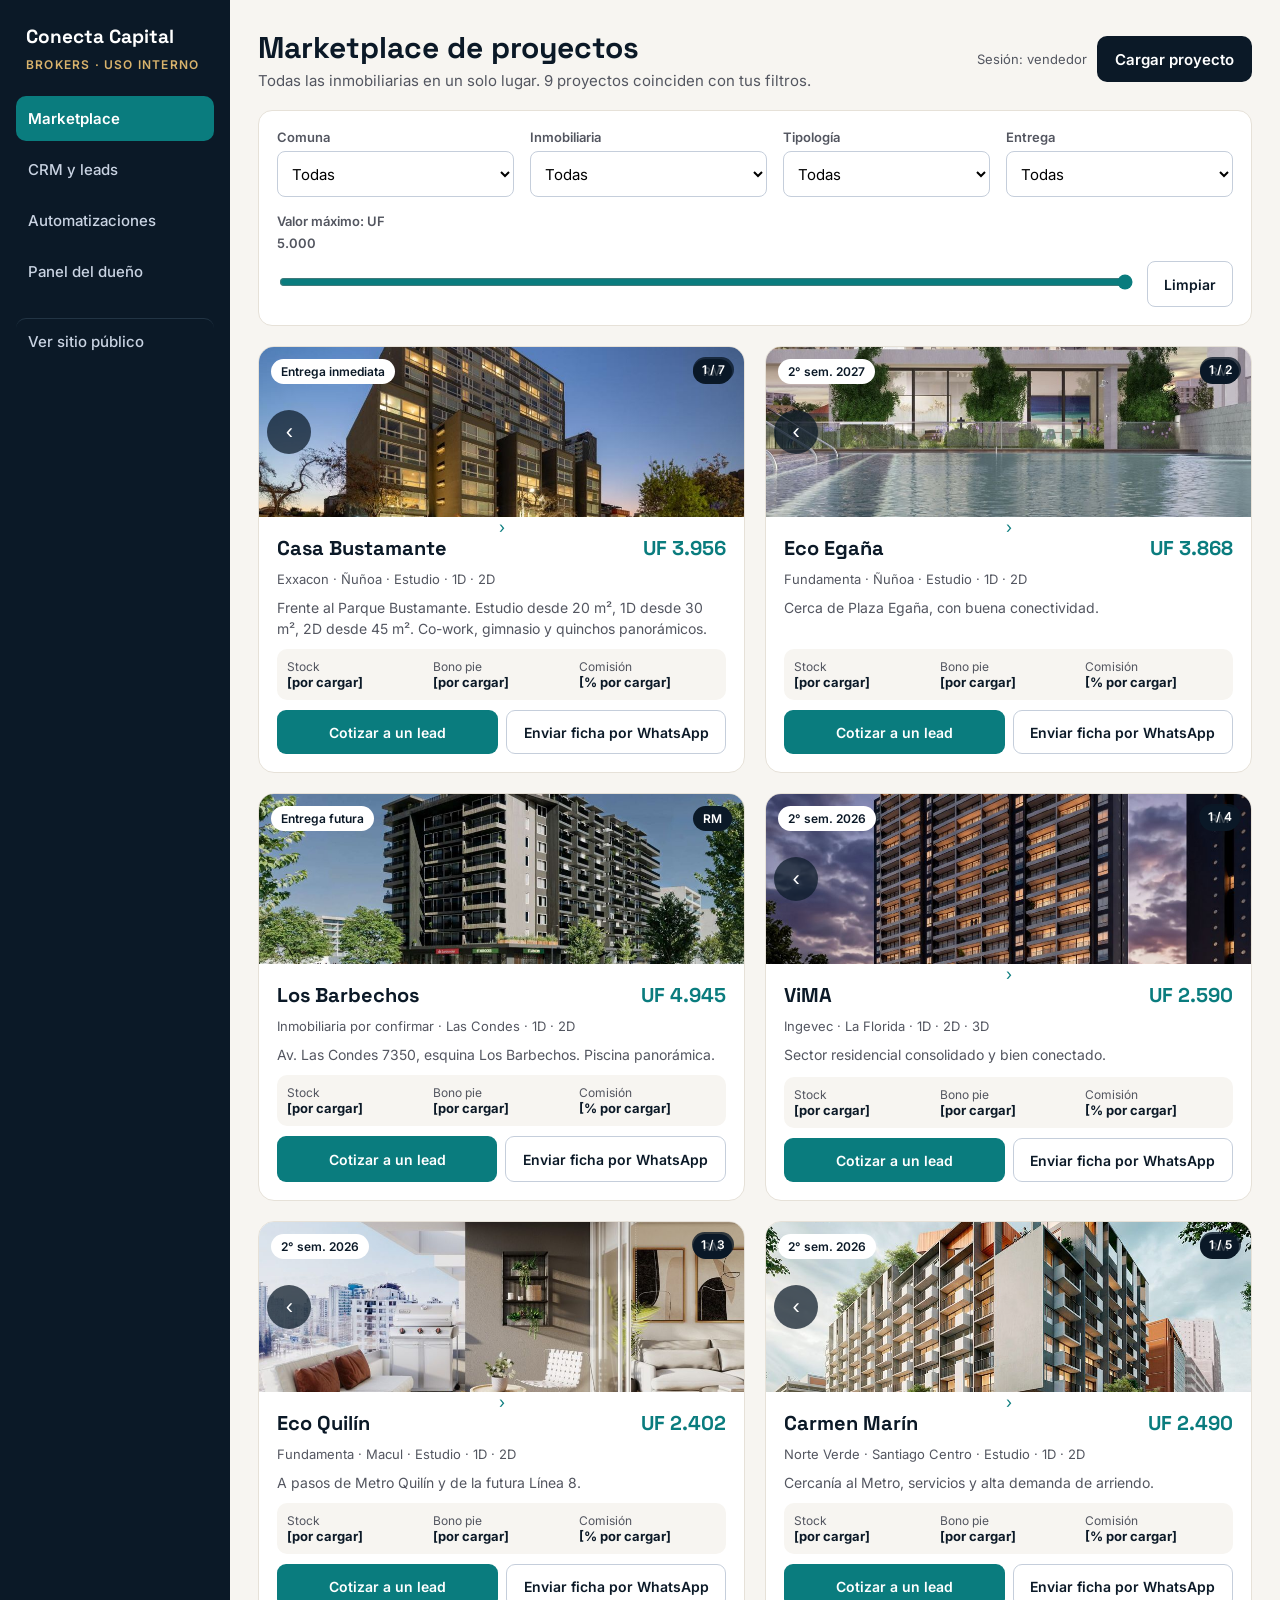
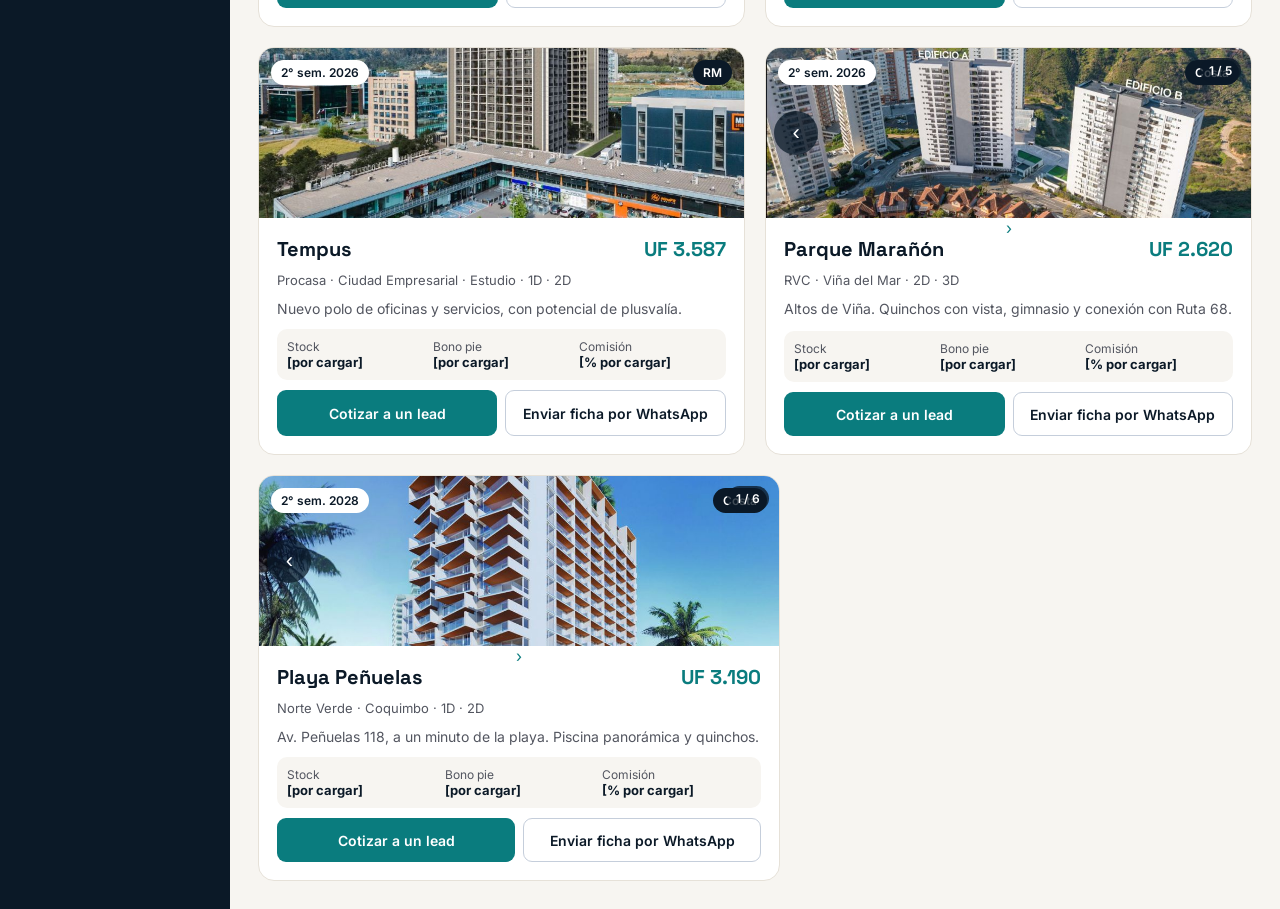
<file: brokers.html>
<!doctype html>
<html lang="es">
<head>
<meta charset="utf-8">
<meta name="viewport" content="width=device-width, initial-scale=1">
<meta name="robots" content="noindex, nofollow">
<title>Conecta Capital Brokers – Marketplace</title>
<link rel="icon" href="assets/isotipo.png">
<link href="https://fonts.googleapis.com/css2?family=Inter:wght@400;500;600;700&family=Space+Grotesk:wght@500;600;700&display=swap" rel="stylesheet">
<style>
body{margin:0}
a{color:#0A7C7E}a:hover{color:#0B1927}
</style>
</head>
<body data-page="brokers">
<div style="font-family: Inter, system-ui, sans-serif; color: #0B1927; background: #F7F5F1; display: flex; flex-wrap: wrap; min-height: 1500px">

<aside style="flex: 1 1 230px; max-width: 100%; background: #0B1927; color: #FFFFFF; padding: 24px 16px; box-sizing: border-box; display: flex; flex-direction: column; gap: 6px">
<div style="font-family: 'Space Grotesk', sans-serif; font-weight: 700; font-size: 19px; padding: 0 10px 2px">Conecta Capital</div>
<div style="font-size: 12px; font-weight: 600; letter-spacing: 0.1em; text-transform: uppercase; color: #D9B36C; padding: 0 10px 18px">Brokers · uso interno</div>
<a href="brokers.html" aria-current="page" style="background: #0A7C7E; color: #FFFFFF; text-decoration: none; padding: 13px 12px; border-radius: 10px; font-weight: 600; font-size: 15px">Marketplace</a>
<a href="crm.html" style="color: #C9D3E2; text-decoration: none; padding: 13px 12px; border-radius: 10px; font-weight: 500; font-size: 15px">CRM y leads</a>
<a href="automatizaciones.html" style="color: #C9D3E2; text-decoration: none; padding: 13px 12px; border-radius: 10px; font-weight: 500; font-size: 15px">Automatizaciones</a>
<a href="admin.html" style="color: #C9D3E2; text-decoration: none; padding: 13px 12px; border-radius: 10px; font-weight: 500; font-size: 15px">Panel del dueño</a>
<a href="index.html" style="color: #C9D3E2; text-decoration: none; padding: 13px 12px; border-radius: 10px; font-weight: 500; font-size: 15px; margin-top: 18px; border-top: 1px solid #223444">Ver sitio público</a>
</aside>

<main style="flex: 999 1 560px; min-width: 0; padding: 28px; box-sizing: border-box; display: flex; flex-direction: column; gap: 20px">
<div style="display: flex; flex-wrap: wrap; align-items: center; justify-content: space-between; gap: 12px">
<div>
<h1 style="margin: 0 0 4px; font-family: 'Space Grotesk', sans-serif; font-size: 30px">Marketplace de proyectos</h1>
<p style="margin: 0; font-size: 15px; color: #535660">Todas las inmobiliarias en un solo lugar. <span id="o-total"></span> proyectos coinciden con tus filtros.</p>
</div>
<div style="display: flex; flex-wrap: wrap; gap: 10px; align-items: center">
<span style="font-size: 13px; color: #535660">Sesión: vendedor</span>
<button type="button" style="min-height: 46px; padding: 0 18px; background: #0B1927; color: #FFFFFF; border: 0; border-radius: 10px; font-family: inherit; font-weight: 600; font-size: 15px; cursor: pointer">Cargar proyecto</button>
</div>
</div>

<div style="background: #FFFFFF; border: 1px solid #E6E1D8; border-radius: 14px; padding: 18px; display: flex; flex-wrap: wrap; gap: 16px; align-items: flex-end">
<label style="flex: 1 1 180px; display: flex; flex-direction: column; gap: 6px; font-size: 13px; font-weight: 600; color: #535660">Comuna
<select id="f-comuna" value="Todas" style="height: 46px; border: 1px solid #C5CEDB; border-radius: 8px; padding: 0 10px; font-size: 15px; font-family: inherit; background: #FFFFFF">
<option value="Todas">Todas</option><option value="Ciudad Empresarial">Ciudad Empresarial</option><option value="Coquimbo">Coquimbo</option><option value="La Florida">La Florida</option><option value="Las Condes">Las Condes</option><option value="Macul">Macul</option><option value="Santiago Centro">Santiago Centro</option><option value="Viña del Mar">Viña del Mar</option><option value="Ñuñoa">Ñuñoa</option>
</select></label>
<label style="flex: 1 1 180px; display: flex; flex-direction: column; gap: 6px; font-size: 13px; font-weight: 600; color: #535660">Inmobiliaria
<select id="f-inmo" value="Todas" style="height: 46px; border: 1px solid #C5CEDB; border-radius: 8px; padding: 0 10px; font-size: 15px; font-family: inherit; background: #FFFFFF">
<option value="Todas">Todas</option><option value="Exxacon">Exxacon</option><option value="Fundamenta">Fundamenta</option><option value="Ingevec">Ingevec</option><option value="Inmobiliaria por confirmar">Inmobiliaria por confirmar</option><option value="Norte Verde">Norte Verde</option><option value="Procasa">Procasa</option><option value="RVC">RVC</option>
</select></label>
<label style="flex: 1 1 150px; display: flex; flex-direction: column; gap: 6px; font-size: 13px; font-weight: 600; color: #535660">Tipología
<select id="f-tipo" value="Todas" style="height: 46px; border: 1px solid #C5CEDB; border-radius: 8px; padding: 0 10px; font-size: 15px; font-family: inherit; background: #FFFFFF">
<option value="Todas">Todas</option><option value="Estudio">Estudio</option><option value="1D">1 dormitorio</option><option value="2D">2 dormitorios</option><option value="3D">3 dormitorios</option>
</select></label>
<label style="flex: 1 1 170px; display: flex; flex-direction: column; gap: 6px; font-size: 13px; font-weight: 600; color: #535660">Entrega
<select id="f-entrega" value="Todas" style="height: 46px; border: 1px solid #C5CEDB; border-radius: 8px; padding: 0 10px; font-size: 15px; font-family: inherit; background: #FFFFFF">
<option value="Todas">Todas</option><option value="Inmediata">Inmediata</option><option value="2026">2026</option><option value="2027">2027 o después</option>
</select></label>
<label style="flex: 2 1 240px; display: flex; flex-direction: column; gap: 6px; font-size: 13px; font-weight: 600; color: #535660">Valor máximo: UF <span id="o-ufMaxTxt"></span>
<input type="range" min="2400" max="5000" step="100" id="f-ufMax" value="5000" style="height: 46px; width: 100%; accent-color: #0A7C7E"></label>
<button type="button" id="b-limpiar" style="min-height: 46px; padding: 0 16px; background: #FFFFFF; color: #0B1927; border: 1px solid #C5CEDB; border-radius: 8px; font-family: inherit; font-weight: 600; font-size: 14px; cursor: pointer">Limpiar</button>
</div>

<div style="display: flex; flex-wrap: wrap; gap: 20px">
<div class="pwrap" data-zona="RM" data-comuna="Ñuñoa" data-inmo="Exxacon" data-tipos="Estudio,1D,2D" data-entrega="Inmediata" data-uf="3956" style="display: contents">
<article style="flex: 1 1 320px; max-width: 520px; background: #FFFFFF; border: 1px solid #E6E1D8; border-radius: 16px; overflow: hidden; display: flex; flex-direction: column">
<div style="position: relative; height: 170px; background: #D5DEEC">
<img src="assets/casa-bustamante.jpg" alt="Proyecto Casa Bustamante" style="width: 100%; height: 170px; object-fit: cover; display: block">
<span style="position: absolute; left: 12px; top: 12px; background: #FFFFFF; color: #0B1927; font-size: 12px; font-weight: 600; padding: 5px 10px; border-radius: 999px">Entrega inmediata</span>
<span style="position: absolute; right: 12px; top: 12px; background: #0B1927; color: #FFFFFF; font-size: 12px; font-weight: 600; padding: 5px 10px; border-radius: 999px">RM</span>
</div>
<div style="padding: 18px; display: flex; flex-direction: column; gap: 10px; flex-grow: 1">
<div style="display: flex; justify-content: space-between; gap: 8px; align-items: baseline">
<h2 style="margin: 0; font-family: 'Space Grotesk', sans-serif; font-size: 20px">Casa Bustamante</h2>
<div style="font-family: 'Space Grotesk', sans-serif; font-weight: 700; font-size: 20px; color: #0A7C7E; white-space: nowrap">UF 3.956</div>
</div>
<div style="font-size: 13px; color: #535660">Exxacon · Ñuñoa · Estudio · 1D · 2D</div>
<p style="margin: 0; font-size: 14px; line-height: 1.5; color: #535660; flex-grow: 1">Frente al Parque Bustamante. Estudio desde 20 m², 1D desde 30 m², 2D desde 45 m². Co-work, gimnasio y quinchos panorámicos.</p>
<div style="display: grid; grid-template-columns: repeat(3, minmax(0, 1fr)); gap: 8px; font-size: 12px; color: #535660; background: #F7F5F1; border-radius: 10px; padding: 10px">
<div>Stock<strong style="display: block; font-size: 13px; color: #0B1927">[por cargar]</strong></div>
<div>Bono pie<strong style="display: block; font-size: 13px; color: #0B1927">[por cargar]</strong></div>
<div>Comisión<strong style="display: block; font-size: 13px; color: #0B1927">[% por cargar]</strong></div>
</div>
<div style="display: flex; flex-wrap: wrap; gap: 8px">
<button type="button" style="flex: 1 1 120px; min-height: 44px; background: #0A7C7E; color: #FFFFFF; border: 0; border-radius: 9px; font-family: inherit; font-weight: 600; font-size: 14px; cursor: pointer">Cotizar a un lead</button>
<button type="button" style="flex: 1 1 120px; min-height: 44px; background: #FFFFFF; color: #0B1927; border: 1px solid #C5CEDB; border-radius: 9px; font-family: inherit; font-weight: 600; font-size: 14px; cursor: pointer">Enviar ficha por WhatsApp</button>
</div>
</div>
</article>
</div>
<div class="pwrap" data-zona="RM" data-comuna="Ñuñoa" data-inmo="Fundamenta" data-tipos="Estudio,1D,2D" data-entrega="2027" data-uf="3868" style="display: contents">
<article style="flex: 1 1 320px; max-width: 520px; background: #FFFFFF; border: 1px solid #E6E1D8; border-radius: 16px; overflow: hidden; display: flex; flex-direction: column">
<div style="position: relative; height: 170px; background: #D5DEEC">
<img src="assets/eco-egana.jpg" alt="Proyecto Eco Egaña" style="width: 100%; height: 170px; object-fit: cover; display: block">
<span style="position: absolute; left: 12px; top: 12px; background: #FFFFFF; color: #0B1927; font-size: 12px; font-weight: 600; padding: 5px 10px; border-radius: 999px">2° sem. 2027</span>
<span style="position: absolute; right: 12px; top: 12px; background: #0B1927; color: #FFFFFF; font-size: 12px; font-weight: 600; padding: 5px 10px; border-radius: 999px">RM</span>
</div>
<div style="padding: 18px; display: flex; flex-direction: column; gap: 10px; flex-grow: 1">
<div style="display: flex; justify-content: space-between; gap: 8px; align-items: baseline">
<h2 style="margin: 0; font-family: 'Space Grotesk', sans-serif; font-size: 20px">Eco Egaña</h2>
<div style="font-family: 'Space Grotesk', sans-serif; font-weight: 700; font-size: 20px; color: #0A7C7E; white-space: nowrap">UF 3.868</div>
</div>
<div style="font-size: 13px; color: #535660">Fundamenta · Ñuñoa · Estudio · 1D · 2D</div>
<p style="margin: 0; font-size: 14px; line-height: 1.5; color: #535660; flex-grow: 1">Cerca de Plaza Egaña, con buena conectividad.</p>
<div style="display: grid; grid-template-columns: repeat(3, minmax(0, 1fr)); gap: 8px; font-size: 12px; color: #535660; background: #F7F5F1; border-radius: 10px; padding: 10px">
<div>Stock<strong style="display: block; font-size: 13px; color: #0B1927">[por cargar]</strong></div>
<div>Bono pie<strong style="display: block; font-size: 13px; color: #0B1927">[por cargar]</strong></div>
<div>Comisión<strong style="display: block; font-size: 13px; color: #0B1927">[% por cargar]</strong></div>
</div>
<div style="display: flex; flex-wrap: wrap; gap: 8px">
<button type="button" style="flex: 1 1 120px; min-height: 44px; background: #0A7C7E; color: #FFFFFF; border: 0; border-radius: 9px; font-family: inherit; font-weight: 600; font-size: 14px; cursor: pointer">Cotizar a un lead</button>
<button type="button" style="flex: 1 1 120px; min-height: 44px; background: #FFFFFF; color: #0B1927; border: 1px solid #C5CEDB; border-radius: 9px; font-family: inherit; font-weight: 600; font-size: 14px; cursor: pointer">Enviar ficha por WhatsApp</button>
</div>
</div>
</article>
</div>
<div class="pwrap" data-zona="RM" data-comuna="Las Condes" data-inmo="Inmobiliaria por confirmar" data-tipos="1D,2D" data-entrega="2027" data-uf="4945" style="display: contents">
<article style="flex: 1 1 320px; max-width: 520px; background: #FFFFFF; border: 1px solid #E6E1D8; border-radius: 16px; overflow: hidden; display: flex; flex-direction: column">
<div style="position: relative; height: 170px; background: #D5DEEC">
<img src="assets/los-barbechos.jpg" alt="Proyecto Los Barbechos" style="width: 100%; height: 170px; object-fit: cover; display: block">
<span style="position: absolute; left: 12px; top: 12px; background: #FFFFFF; color: #0B1927; font-size: 12px; font-weight: 600; padding: 5px 10px; border-radius: 999px">Entrega futura</span>
<span style="position: absolute; right: 12px; top: 12px; background: #0B1927; color: #FFFFFF; font-size: 12px; font-weight: 600; padding: 5px 10px; border-radius: 999px">RM</span>
</div>
<div style="padding: 18px; display: flex; flex-direction: column; gap: 10px; flex-grow: 1">
<div style="display: flex; justify-content: space-between; gap: 8px; align-items: baseline">
<h2 style="margin: 0; font-family: 'Space Grotesk', sans-serif; font-size: 20px">Los Barbechos</h2>
<div style="font-family: 'Space Grotesk', sans-serif; font-weight: 700; font-size: 20px; color: #0A7C7E; white-space: nowrap">UF 4.945</div>
</div>
<div style="font-size: 13px; color: #535660">Inmobiliaria por confirmar · Las Condes · 1D · 2D</div>
<p style="margin: 0; font-size: 14px; line-height: 1.5; color: #535660; flex-grow: 1">Av. Las Condes 7350, esquina Los Barbechos. Piscina panorámica.</p>
<div style="display: grid; grid-template-columns: repeat(3, minmax(0, 1fr)); gap: 8px; font-size: 12px; color: #535660; background: #F7F5F1; border-radius: 10px; padding: 10px">
<div>Stock<strong style="display: block; font-size: 13px; color: #0B1927">[por cargar]</strong></div>
<div>Bono pie<strong style="display: block; font-size: 13px; color: #0B1927">[por cargar]</strong></div>
<div>Comisión<strong style="display: block; font-size: 13px; color: #0B1927">[% por cargar]</strong></div>
</div>
<div style="display: flex; flex-wrap: wrap; gap: 8px">
<button type="button" style="flex: 1 1 120px; min-height: 44px; background: #0A7C7E; color: #FFFFFF; border: 0; border-radius: 9px; font-family: inherit; font-weight: 600; font-size: 14px; cursor: pointer">Cotizar a un lead</button>
<button type="button" style="flex: 1 1 120px; min-height: 44px; background: #FFFFFF; color: #0B1927; border: 1px solid #C5CEDB; border-radius: 9px; font-family: inherit; font-weight: 600; font-size: 14px; cursor: pointer">Enviar ficha por WhatsApp</button>
</div>
</div>
</article>
</div>
<div class="pwrap" data-zona="RM" data-comuna="La Florida" data-inmo="Ingevec" data-tipos="1D,2D,3D" data-entrega="2026" data-uf="2590" style="display: contents">
<article style="flex: 1 1 320px; max-width: 520px; background: #FFFFFF; border: 1px solid #E6E1D8; border-radius: 16px; overflow: hidden; display: flex; flex-direction: column">
<div style="position: relative; height: 170px; background: #D5DEEC">
<img src="assets/vima.jpg" alt="Proyecto ViMA" style="width: 100%; height: 170px; object-fit: cover; display: block">
<span style="position: absolute; left: 12px; top: 12px; background: #FFFFFF; color: #0B1927; font-size: 12px; font-weight: 600; padding: 5px 10px; border-radius: 999px">2° sem. 2026</span>
<span style="position: absolute; right: 12px; top: 12px; background: #0B1927; color: #FFFFFF; font-size: 12px; font-weight: 600; padding: 5px 10px; border-radius: 999px">RM</span>
</div>
<div style="padding: 18px; display: flex; flex-direction: column; gap: 10px; flex-grow: 1">
<div style="display: flex; justify-content: space-between; gap: 8px; align-items: baseline">
<h2 style="margin: 0; font-family: 'Space Grotesk', sans-serif; font-size: 20px">ViMA</h2>
<div style="font-family: 'Space Grotesk', sans-serif; font-weight: 700; font-size: 20px; color: #0A7C7E; white-space: nowrap">UF 2.590</div>
</div>
<div style="font-size: 13px; color: #535660">Ingevec · La Florida · 1D · 2D · 3D</div>
<p style="margin: 0; font-size: 14px; line-height: 1.5; color: #535660; flex-grow: 1">Sector residencial consolidado y bien conectado.</p>
<div style="display: grid; grid-template-columns: repeat(3, minmax(0, 1fr)); gap: 8px; font-size: 12px; color: #535660; background: #F7F5F1; border-radius: 10px; padding: 10px">
<div>Stock<strong style="display: block; font-size: 13px; color: #0B1927">[por cargar]</strong></div>
<div>Bono pie<strong style="display: block; font-size: 13px; color: #0B1927">[por cargar]</strong></div>
<div>Comisión<strong style="display: block; font-size: 13px; color: #0B1927">[% por cargar]</strong></div>
</div>
<div style="display: flex; flex-wrap: wrap; gap: 8px">
<button type="button" style="flex: 1 1 120px; min-height: 44px; background: #0A7C7E; color: #FFFFFF; border: 0; border-radius: 9px; font-family: inherit; font-weight: 600; font-size: 14px; cursor: pointer">Cotizar a un lead</button>
<button type="button" style="flex: 1 1 120px; min-height: 44px; background: #FFFFFF; color: #0B1927; border: 1px solid #C5CEDB; border-radius: 9px; font-family: inherit; font-weight: 600; font-size: 14px; cursor: pointer">Enviar ficha por WhatsApp</button>
</div>
</div>
</article>
</div>
<div class="pwrap" data-zona="RM" data-comuna="Macul" data-inmo="Fundamenta" data-tipos="Estudio,1D,2D" data-entrega="2026" data-uf="2402" style="display: contents">
<article style="flex: 1 1 320px; max-width: 520px; background: #FFFFFF; border: 1px solid #E6E1D8; border-radius: 16px; overflow: hidden; display: flex; flex-direction: column">
<div style="position: relative; height: 170px; background: #D5DEEC">
<img src="assets/eco-quilin.jpg" alt="Proyecto Eco Quilín" style="width: 100%; height: 170px; object-fit: cover; display: block">
<span style="position: absolute; left: 12px; top: 12px; background: #FFFFFF; color: #0B1927; font-size: 12px; font-weight: 600; padding: 5px 10px; border-radius: 999px">2° sem. 2026</span>
<span style="position: absolute; right: 12px; top: 12px; background: #0B1927; color: #FFFFFF; font-size: 12px; font-weight: 600; padding: 5px 10px; border-radius: 999px">RM</span>
</div>
<div style="padding: 18px; display: flex; flex-direction: column; gap: 10px; flex-grow: 1">
<div style="display: flex; justify-content: space-between; gap: 8px; align-items: baseline">
<h2 style="margin: 0; font-family: 'Space Grotesk', sans-serif; font-size: 20px">Eco Quilín</h2>
<div style="font-family: 'Space Grotesk', sans-serif; font-weight: 700; font-size: 20px; color: #0A7C7E; white-space: nowrap">UF 2.402</div>
</div>
<div style="font-size: 13px; color: #535660">Fundamenta · Macul · Estudio · 1D · 2D</div>
<p style="margin: 0; font-size: 14px; line-height: 1.5; color: #535660; flex-grow: 1">A pasos de Metro Quilín y de la futura Línea 8.</p>
<div style="display: grid; grid-template-columns: repeat(3, minmax(0, 1fr)); gap: 8px; font-size: 12px; color: #535660; background: #F7F5F1; border-radius: 10px; padding: 10px">
<div>Stock<strong style="display: block; font-size: 13px; color: #0B1927">[por cargar]</strong></div>
<div>Bono pie<strong style="display: block; font-size: 13px; color: #0B1927">[por cargar]</strong></div>
<div>Comisión<strong style="display: block; font-size: 13px; color: #0B1927">[% por cargar]</strong></div>
</div>
<div style="display: flex; flex-wrap: wrap; gap: 8px">
<button type="button" style="flex: 1 1 120px; min-height: 44px; background: #0A7C7E; color: #FFFFFF; border: 0; border-radius: 9px; font-family: inherit; font-weight: 600; font-size: 14px; cursor: pointer">Cotizar a un lead</button>
<button type="button" style="flex: 1 1 120px; min-height: 44px; background: #FFFFFF; color: #0B1927; border: 1px solid #C5CEDB; border-radius: 9px; font-family: inherit; font-weight: 600; font-size: 14px; cursor: pointer">Enviar ficha por WhatsApp</button>
</div>
</div>
</article>
</div>
<div class="pwrap" data-zona="RM" data-comuna="Santiago Centro" data-inmo="Norte Verde" data-tipos="Estudio,1D,2D" data-entrega="2026" data-uf="2490" style="display: contents">
<article style="flex: 1 1 320px; max-width: 520px; background: #FFFFFF; border: 1px solid #E6E1D8; border-radius: 16px; overflow: hidden; display: flex; flex-direction: column">
<div style="position: relative; height: 170px; background: #D5DEEC">
<img src="assets/carmen-marin.jpg" alt="Proyecto Carmen Marín" style="width: 100%; height: 170px; object-fit: cover; display: block">
<span style="position: absolute; left: 12px; top: 12px; background: #FFFFFF; color: #0B1927; font-size: 12px; font-weight: 600; padding: 5px 10px; border-radius: 999px">2° sem. 2026</span>
<span style="position: absolute; right: 12px; top: 12px; background: #0B1927; color: #FFFFFF; font-size: 12px; font-weight: 600; padding: 5px 10px; border-radius: 999px">RM</span>
</div>
<div style="padding: 18px; display: flex; flex-direction: column; gap: 10px; flex-grow: 1">
<div style="display: flex; justify-content: space-between; gap: 8px; align-items: baseline">
<h2 style="margin: 0; font-family: 'Space Grotesk', sans-serif; font-size: 20px">Carmen Marín</h2>
<div style="font-family: 'Space Grotesk', sans-serif; font-weight: 700; font-size: 20px; color: #0A7C7E; white-space: nowrap">UF 2.490</div>
</div>
<div style="font-size: 13px; color: #535660">Norte Verde · Santiago Centro · Estudio · 1D · 2D</div>
<p style="margin: 0; font-size: 14px; line-height: 1.5; color: #535660; flex-grow: 1">Cercanía al Metro, servicios y alta demanda de arriendo.</p>
<div style="display: grid; grid-template-columns: repeat(3, minmax(0, 1fr)); gap: 8px; font-size: 12px; color: #535660; background: #F7F5F1; border-radius: 10px; padding: 10px">
<div>Stock<strong style="display: block; font-size: 13px; color: #0B1927">[por cargar]</strong></div>
<div>Bono pie<strong style="display: block; font-size: 13px; color: #0B1927">[por cargar]</strong></div>
<div>Comisión<strong style="display: block; font-size: 13px; color: #0B1927">[% por cargar]</strong></div>
</div>
<div style="display: flex; flex-wrap: wrap; gap: 8px">
<button type="button" style="flex: 1 1 120px; min-height: 44px; background: #0A7C7E; color: #FFFFFF; border: 0; border-radius: 9px; font-family: inherit; font-weight: 600; font-size: 14px; cursor: pointer">Cotizar a un lead</button>
<button type="button" style="flex: 1 1 120px; min-height: 44px; background: #FFFFFF; color: #0B1927; border: 1px solid #C5CEDB; border-radius: 9px; font-family: inherit; font-weight: 600; font-size: 14px; cursor: pointer">Enviar ficha por WhatsApp</button>
</div>
</div>
</article>
</div>
<div class="pwrap" data-zona="RM" data-comuna="Ciudad Empresarial" data-inmo="Procasa" data-tipos="Estudio,1D,2D" data-entrega="2026" data-uf="3587" style="display: contents">
<article style="flex: 1 1 320px; max-width: 520px; background: #FFFFFF; border: 1px solid #E6E1D8; border-radius: 16px; overflow: hidden; display: flex; flex-direction: column">
<div style="position: relative; height: 170px; background: #D5DEEC">
<img src="assets/tempus.jpg" alt="Proyecto Tempus" style="width: 100%; height: 170px; object-fit: cover; display: block">
<span style="position: absolute; left: 12px; top: 12px; background: #FFFFFF; color: #0B1927; font-size: 12px; font-weight: 600; padding: 5px 10px; border-radius: 999px">2° sem. 2026</span>
<span style="position: absolute; right: 12px; top: 12px; background: #0B1927; color: #FFFFFF; font-size: 12px; font-weight: 600; padding: 5px 10px; border-radius: 999px">RM</span>
</div>
<div style="padding: 18px; display: flex; flex-direction: column; gap: 10px; flex-grow: 1">
<div style="display: flex; justify-content: space-between; gap: 8px; align-items: baseline">
<h2 style="margin: 0; font-family: 'Space Grotesk', sans-serif; font-size: 20px">Tempus</h2>
<div style="font-family: 'Space Grotesk', sans-serif; font-weight: 700; font-size: 20px; color: #0A7C7E; white-space: nowrap">UF 3.587</div>
</div>
<div style="font-size: 13px; color: #535660">Procasa · Ciudad Empresarial · Estudio · 1D · 2D</div>
<p style="margin: 0; font-size: 14px; line-height: 1.5; color: #535660; flex-grow: 1">Nuevo polo de oficinas y servicios, con potencial de plusvalía.</p>
<div style="display: grid; grid-template-columns: repeat(3, minmax(0, 1fr)); gap: 8px; font-size: 12px; color: #535660; background: #F7F5F1; border-radius: 10px; padding: 10px">
<div>Stock<strong style="display: block; font-size: 13px; color: #0B1927">[por cargar]</strong></div>
<div>Bono pie<strong style="display: block; font-size: 13px; color: #0B1927">[por cargar]</strong></div>
<div>Comisión<strong style="display: block; font-size: 13px; color: #0B1927">[% por cargar]</strong></div>
</div>
<div style="display: flex; flex-wrap: wrap; gap: 8px">
<button type="button" style="flex: 1 1 120px; min-height: 44px; background: #0A7C7E; color: #FFFFFF; border: 0; border-radius: 9px; font-family: inherit; font-weight: 600; font-size: 14px; cursor: pointer">Cotizar a un lead</button>
<button type="button" style="flex: 1 1 120px; min-height: 44px; background: #FFFFFF; color: #0B1927; border: 1px solid #C5CEDB; border-radius: 9px; font-family: inherit; font-weight: 600; font-size: 14px; cursor: pointer">Enviar ficha por WhatsApp</button>
</div>
</div>
</article>
</div>
<div class="pwrap" data-zona="Costa" data-comuna="Viña del Mar" data-inmo="RVC" data-tipos="2D,3D" data-entrega="2026" data-uf="2620" style="display: contents">
<article style="flex: 1 1 320px; max-width: 520px; background: #FFFFFF; border: 1px solid #E6E1D8; border-radius: 16px; overflow: hidden; display: flex; flex-direction: column">
<div style="position: relative; height: 170px; background: #D5DEEC">
<img src="assets/parque-maranon.jpg" alt="Proyecto Parque Marañón" style="width: 100%; height: 170px; object-fit: cover; display: block">
<span style="position: absolute; left: 12px; top: 12px; background: #FFFFFF; color: #0B1927; font-size: 12px; font-weight: 600; padding: 5px 10px; border-radius: 999px">2° sem. 2026</span>
<span style="position: absolute; right: 12px; top: 12px; background: #0B1927; color: #FFFFFF; font-size: 12px; font-weight: 600; padding: 5px 10px; border-radius: 999px">Costa</span>
</div>
<div style="padding: 18px; display: flex; flex-direction: column; gap: 10px; flex-grow: 1">
<div style="display: flex; justify-content: space-between; gap: 8px; align-items: baseline">
<h2 style="margin: 0; font-family: 'Space Grotesk', sans-serif; font-size: 20px">Parque Marañón</h2>
<div style="font-family: 'Space Grotesk', sans-serif; font-weight: 700; font-size: 20px; color: #0A7C7E; white-space: nowrap">UF 2.620</div>
</div>
<div style="font-size: 13px; color: #535660">RVC · Viña del Mar · 2D · 3D</div>
<p style="margin: 0; font-size: 14px; line-height: 1.5; color: #535660; flex-grow: 1">Altos de Viña. Quinchos con vista, gimnasio y conexión con Ruta 68.</p>
<div style="display: grid; grid-template-columns: repeat(3, minmax(0, 1fr)); gap: 8px; font-size: 12px; color: #535660; background: #F7F5F1; border-radius: 10px; padding: 10px">
<div>Stock<strong style="display: block; font-size: 13px; color: #0B1927">[por cargar]</strong></div>
<div>Bono pie<strong style="display: block; font-size: 13px; color: #0B1927">[por cargar]</strong></div>
<div>Comisión<strong style="display: block; font-size: 13px; color: #0B1927">[% por cargar]</strong></div>
</div>
<div style="display: flex; flex-wrap: wrap; gap: 8px">
<button type="button" style="flex: 1 1 120px; min-height: 44px; background: #0A7C7E; color: #FFFFFF; border: 0; border-radius: 9px; font-family: inherit; font-weight: 600; font-size: 14px; cursor: pointer">Cotizar a un lead</button>
<button type="button" style="flex: 1 1 120px; min-height: 44px; background: #FFFFFF; color: #0B1927; border: 1px solid #C5CEDB; border-radius: 9px; font-family: inherit; font-weight: 600; font-size: 14px; cursor: pointer">Enviar ficha por WhatsApp</button>
</div>
</div>
</article>
</div>
<div class="pwrap" data-zona="Costa" data-comuna="Coquimbo" data-inmo="Norte Verde" data-tipos="1D,2D" data-entrega="2027" data-uf="3190" style="display: contents">
<article style="flex: 1 1 320px; max-width: 520px; background: #FFFFFF; border: 1px solid #E6E1D8; border-radius: 16px; overflow: hidden; display: flex; flex-direction: column">
<div style="position: relative; height: 170px; background: #D5DEEC">
<img src="assets/playa-penuelas.jpg" alt="Proyecto Playa Peñuelas" style="width: 100%; height: 170px; object-fit: cover; display: block">
<span style="position: absolute; left: 12px; top: 12px; background: #FFFFFF; color: #0B1927; font-size: 12px; font-weight: 600; padding: 5px 10px; border-radius: 999px">2° sem. 2028</span>
<span style="position: absolute; right: 12px; top: 12px; background: #0B1927; color: #FFFFFF; font-size: 12px; font-weight: 600; padding: 5px 10px; border-radius: 999px">Costa</span>
</div>
<div style="padding: 18px; display: flex; flex-direction: column; gap: 10px; flex-grow: 1">
<div style="display: flex; justify-content: space-between; gap: 8px; align-items: baseline">
<h2 style="margin: 0; font-family: 'Space Grotesk', sans-serif; font-size: 20px">Playa Peñuelas</h2>
<div style="font-family: 'Space Grotesk', sans-serif; font-weight: 700; font-size: 20px; color: #0A7C7E; white-space: nowrap">UF 3.190</div>
</div>
<div style="font-size: 13px; color: #535660">Norte Verde · Coquimbo · 1D · 2D</div>
<p style="margin: 0; font-size: 14px; line-height: 1.5; color: #535660; flex-grow: 1">Av. Peñuelas 118, a un minuto de la playa. Piscina panorámica y quinchos.</p>
<div style="display: grid; grid-template-columns: repeat(3, minmax(0, 1fr)); gap: 8px; font-size: 12px; color: #535660; background: #F7F5F1; border-radius: 10px; padding: 10px">
<div>Stock<strong style="display: block; font-size: 13px; color: #0B1927">[por cargar]</strong></div>
<div>Bono pie<strong style="display: block; font-size: 13px; color: #0B1927">[por cargar]</strong></div>
<div>Comisión<strong style="display: block; font-size: 13px; color: #0B1927">[% por cargar]</strong></div>
</div>
<div style="display: flex; flex-wrap: wrap; gap: 8px">
<button type="button" style="flex: 1 1 120px; min-height: 44px; background: #0A7C7E; color: #FFFFFF; border: 0; border-radius: 9px; font-family: inherit; font-weight: 600; font-size: 14px; cursor: pointer">Cotizar a un lead</button>
<button type="button" style="flex: 1 1 120px; min-height: 44px; background: #FFFFFF; color: #0B1927; border: 1px solid #C5CEDB; border-radius: 9px; font-family: inherit; font-weight: 600; font-size: 14px; cursor: pointer">Enviar ficha por WhatsApp</button>
</div>
</div>
</article>
</div>
</div>
<div id="vacio" hidden>
<div style="background: #FFFFFF; border: 1px dashed #C5CEDB; border-radius: 14px; padding: 40px; text-align: center; font-size: 15px; color: #535660">Ningún proyecto coincide con estos filtros. Sube el valor máximo en UF o limpia los filtros.</div>
</div>
</main>
</div>
<script>
const $=(i)=>document.getElementById(i);
function filtrar(){const c=$('f-comuna').value,i=$('f-inmo').value,t=$('f-tipo').value,e=$('f-entrega').value,u=Number($('f-ufMax').value);let n=0;
document.querySelectorAll('.pwrap').forEach((w)=>{const d=w.dataset;const ok=(c==='Todas'||d.comuna===c)&&(i==='Todas'||d.inmo===i)&&(t==='Todas'||d.tipos.split(',').includes(t))&&(e==='Todas'||d.entrega===e)&&Number(d.uf)<=u;
w.style.display=ok?'contents':'none';if(ok)n++;});
$('o-total').textContent=n;$('o-ufMaxTxt').textContent=u.toLocaleString('es-CL');$('vacio').hidden=n>0;}
['comuna','inmo','tipo','entrega','ufMax'].forEach((k)=>$('f-'+k).addEventListener('input',filtrar));
$('b-limpiar').addEventListener('click',()=>{['comuna','inmo','tipo','entrega'].forEach((k)=>$('f-'+k).value='Todas');$('f-ufMax').value=5000;filtrar();});filtrar();
</script>
<link rel="stylesheet" href="assets/extras.css"><script src="assets/extras.js"></script>
</body>
</html>
</file>
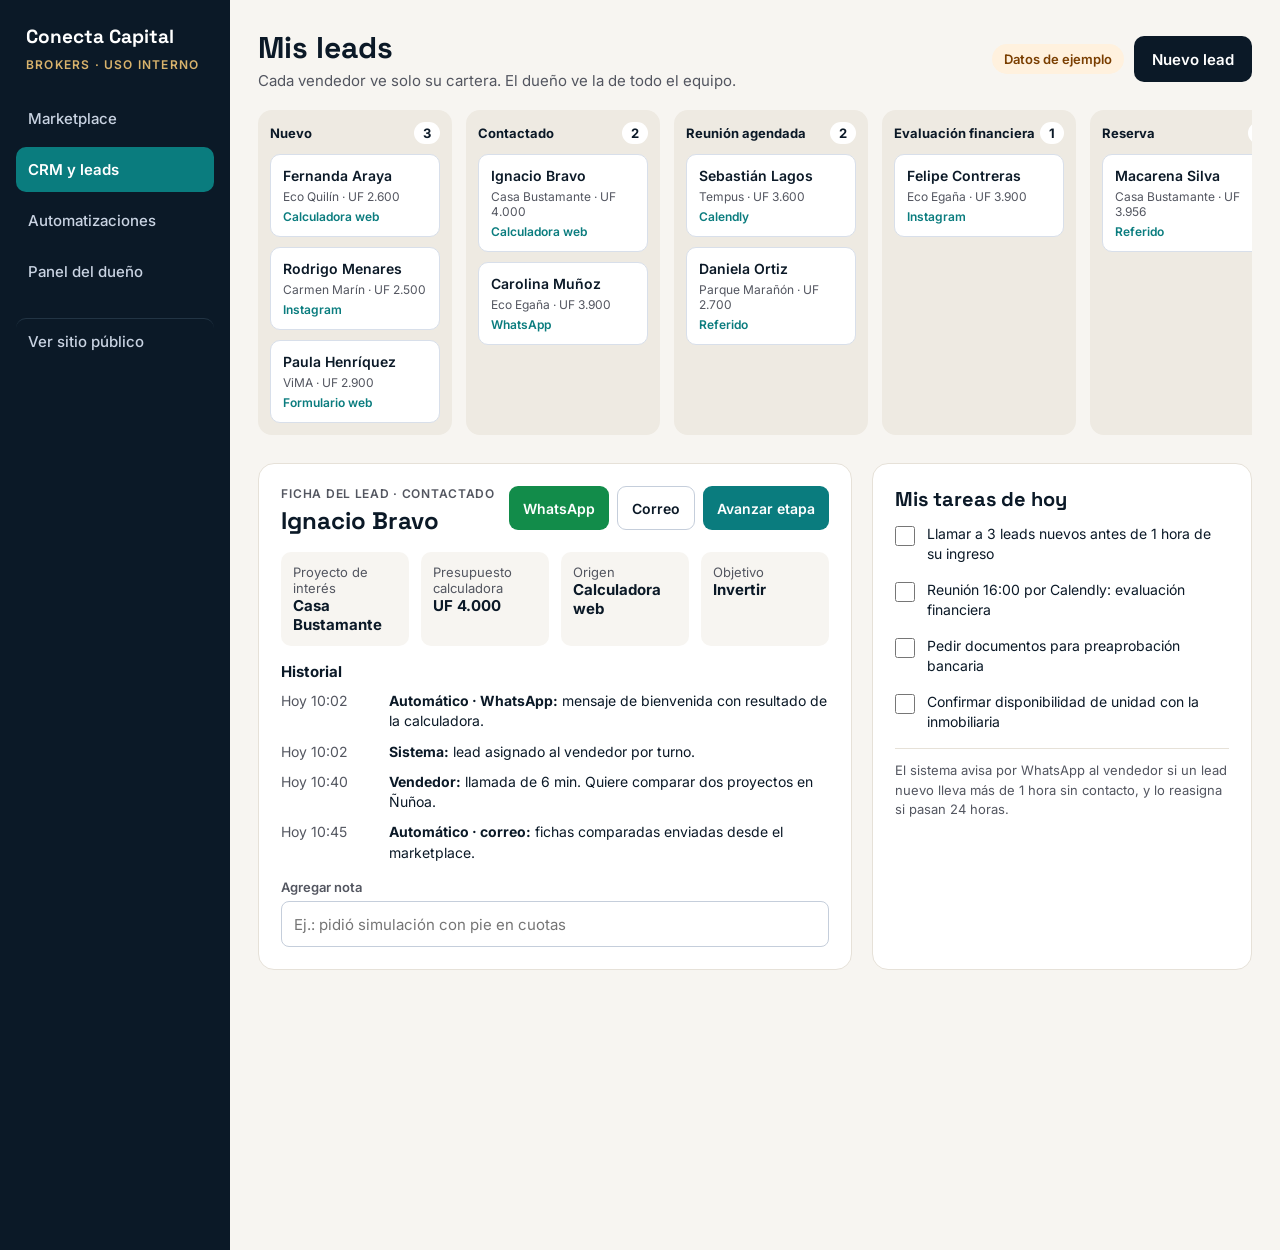
<file: crm.html>
<!doctype html>
<html lang="es">
<head>
<meta charset="utf-8">
<meta name="viewport" content="width=device-width, initial-scale=1">
<meta name="robots" content="noindex, nofollow">
<title>Conecta Capital Brokers – CRM y leads</title>
<link rel="icon" href="assets/isotipo.png">
<link href="https://fonts.googleapis.com/css2?family=Inter:wght@400;500;600;700&family=Space+Grotesk:wght@500;600;700&display=swap" rel="stylesheet">
<style>
body{margin:0}
a{color:#0A7C7E}a:hover{color:#0B1927}
</style>
</head>
<body data-page="crm">
<div style="font-family: Inter, system-ui, sans-serif; color: #0B1927; background: #F7F5F1; display: flex; flex-wrap: wrap; min-height: 1250px">

<aside style="flex: 1 1 230px; max-width: 100%; background: #0B1927; color: #FFFFFF; padding: 24px 16px; box-sizing: border-box; display: flex; flex-direction: column; gap: 6px">
<div style="font-family: 'Space Grotesk', sans-serif; font-weight: 700; font-size: 19px; padding: 0 10px 2px">Conecta Capital</div>
<div style="font-size: 12px; font-weight: 600; letter-spacing: 0.1em; text-transform: uppercase; color: #D9B36C; padding: 0 10px 18px">Brokers · uso interno</div>
<a href="brokers.html" style="color: #C9D3E2; text-decoration: none; padding: 13px 12px; border-radius: 10px; font-weight: 500; font-size: 15px">Marketplace</a>
<a href="crm.html" aria-current="page" style="background: #0A7C7E; color: #FFFFFF; text-decoration: none; padding: 13px 12px; border-radius: 10px; font-weight: 600; font-size: 15px">CRM y leads</a>
<a href="automatizaciones.html" style="color: #C9D3E2; text-decoration: none; padding: 13px 12px; border-radius: 10px; font-weight: 500; font-size: 15px">Automatizaciones</a>
<a href="admin.html" style="color: #C9D3E2; text-decoration: none; padding: 13px 12px; border-radius: 10px; font-weight: 500; font-size: 15px">Panel del dueño</a>
<a href="index.html" style="color: #C9D3E2; text-decoration: none; padding: 13px 12px; border-radius: 10px; font-weight: 500; font-size: 15px; margin-top: 18px; border-top: 1px solid #223444">Ver sitio público</a>
</aside>

<main style="flex: 999 1 560px; min-width: 0; padding: 28px; box-sizing: border-box; display: flex; flex-direction: column; gap: 20px">
<div style="display: flex; flex-wrap: wrap; align-items: center; justify-content: space-between; gap: 12px">
<div>
<h1 style="margin: 0 0 4px; font-family: 'Space Grotesk', sans-serif; font-size: 30px">Mis leads</h1>
<p style="margin: 0; font-size: 15px; color: #535660">Cada vendedor ve solo su cartera. El dueño ve la de todo el equipo.</p>
</div>
<div style="display: flex; flex-wrap: wrap; gap: 10px; align-items: center">
<span style="background: #FFF1DE; color: #7A3E00; font-size: 13px; font-weight: 600; padding: 7px 12px; border-radius: 999px">Datos de ejemplo</span>
<button type="button" style="min-height: 46px; padding: 0 18px; background: #0B1927; color: #FFFFFF; border: 0; border-radius: 10px; font-family: inherit; font-weight: 600; font-size: 15px; cursor: pointer">Nuevo lead</button>
</div>
</div>

<div style="overflow-x: auto; padding-bottom: 8px">
<div style="display: flex; gap: 14px; min-width: 1080px">

<section style="flex: 1 1 0; min-width: 170px; background: #EEEAE2; border-radius: 14px; padding: 12px; display: flex; flex-direction: column; gap: 10px">
<div style="display: flex; justify-content: space-between; align-items: center; font-size: 13px; font-weight: 700"><span>Nuevo</span><span style="background: #FFFFFF; border-radius: 999px; padding: 3px 9px">3</span></div>

<button type="button" data-lead='{"nombre": "Fernanda Araya", "proyecto": "Eco Quilín", "uf": "2.600", "canal": "Calculadora web", "objetivo": "Invertir", "etapa": "Nuevo"}' style="text-align: left; background: #FFFFFF; border: 1px solid #D8DFEA; border-radius: 10px; padding: 12px; font-family: inherit; cursor: pointer; display: flex; flex-direction: column; gap: 5px; min-height: 44px">
<span style="font-size: 14px; font-weight: 600; color: #0B1927">Fernanda Araya</span>
<span style="font-size: 12px; color: #535660">Eco Quilín · UF 2.600</span>
<span style="font-size: 12px; color: #0A7C7E; font-weight: 600">Calculadora web</span>
</button>

<button type="button" data-lead='{"nombre": "Rodrigo Menares", "proyecto": "Carmen Marín", "uf": "2.500", "canal": "Instagram", "objetivo": "Invertir", "etapa": "Nuevo"}' style="text-align: left; background: #FFFFFF; border: 1px solid #D8DFEA; border-radius: 10px; padding: 12px; font-family: inherit; cursor: pointer; display: flex; flex-direction: column; gap: 5px; min-height: 44px">
<span style="font-size: 14px; font-weight: 600; color: #0B1927">Rodrigo Menares</span>
<span style="font-size: 12px; color: #535660">Carmen Marín · UF 2.500</span>
<span style="font-size: 12px; color: #0A7C7E; font-weight: 600">Instagram</span>
</button>

<button type="button" data-lead='{"nombre": "Paula Henríquez", "proyecto": "ViMA", "uf": "2.900", "canal": "Formulario web", "objetivo": "Comprar para vivir", "etapa": "Nuevo"}' style="text-align: left; background: #FFFFFF; border: 1px solid #D8DFEA; border-radius: 10px; padding: 12px; font-family: inherit; cursor: pointer; display: flex; flex-direction: column; gap: 5px; min-height: 44px">
<span style="font-size: 14px; font-weight: 600; color: #0B1927">Paula Henríquez</span>
<span style="font-size: 12px; color: #535660">ViMA · UF 2.900</span>
<span style="font-size: 12px; color: #0A7C7E; font-weight: 600">Formulario web</span>
</button>

</section>

<section style="flex: 1 1 0; min-width: 170px; background: #EEEAE2; border-radius: 14px; padding: 12px; display: flex; flex-direction: column; gap: 10px">
<div style="display: flex; justify-content: space-between; align-items: center; font-size: 13px; font-weight: 700"><span>Contactado</span><span style="background: #FFFFFF; border-radius: 999px; padding: 3px 9px">2</span></div>

<button type="button" data-lead='{"nombre": "Ignacio Bravo", "proyecto": "Casa Bustamante", "uf": "4.000", "canal": "Calculadora web", "objetivo": "Invertir", "etapa": "Contactado"}' style="text-align: left; background: #FFFFFF; border: 1px solid #D8DFEA; border-radius: 10px; padding: 12px; font-family: inherit; cursor: pointer; display: flex; flex-direction: column; gap: 5px; min-height: 44px">
<span style="font-size: 14px; font-weight: 600; color: #0B1927">Ignacio Bravo</span>
<span style="font-size: 12px; color: #535660">Casa Bustamante · UF 4.000</span>
<span style="font-size: 12px; color: #0A7C7E; font-weight: 600">Calculadora web</span>
</button>

<button type="button" data-lead='{"nombre": "Carolina Muñoz", "proyecto": "Eco Egaña", "uf": "3.900", "canal": "WhatsApp", "objetivo": "Invertir", "etapa": "Contactado"}' style="text-align: left; background: #FFFFFF; border: 1px solid #D8DFEA; border-radius: 10px; padding: 12px; font-family: inherit; cursor: pointer; display: flex; flex-direction: column; gap: 5px; min-height: 44px">
<span style="font-size: 14px; font-weight: 600; color: #0B1927">Carolina Muñoz</span>
<span style="font-size: 12px; color: #535660">Eco Egaña · UF 3.900</span>
<span style="font-size: 12px; color: #0A7C7E; font-weight: 600">WhatsApp</span>
</button>

</section>

<section style="flex: 1 1 0; min-width: 170px; background: #EEEAE2; border-radius: 14px; padding: 12px; display: flex; flex-direction: column; gap: 10px">
<div style="display: flex; justify-content: space-between; align-items: center; font-size: 13px; font-weight: 700"><span>Reunión agendada</span><span style="background: #FFFFFF; border-radius: 999px; padding: 3px 9px">2</span></div>

<button type="button" data-lead='{"nombre": "Sebastián Lagos", "proyecto": "Tempus", "uf": "3.600", "canal": "Calendly", "objetivo": "Invertir", "etapa": "Reunión agendada"}' style="text-align: left; background: #FFFFFF; border: 1px solid #D8DFEA; border-radius: 10px; padding: 12px; font-family: inherit; cursor: pointer; display: flex; flex-direction: column; gap: 5px; min-height: 44px">
<span style="font-size: 14px; font-weight: 600; color: #0B1927">Sebastián Lagos</span>
<span style="font-size: 12px; color: #535660">Tempus · UF 3.600</span>
<span style="font-size: 12px; color: #0A7C7E; font-weight: 600">Calendly</span>
</button>

<button type="button" data-lead='{"nombre": "Daniela Ortiz", "proyecto": "Parque Marañón", "uf": "2.700", "canal": "Referido", "objetivo": "Comprar para vivir", "etapa": "Reunión agendada"}' style="text-align: left; background: #FFFFFF; border: 1px solid #D8DFEA; border-radius: 10px; padding: 12px; font-family: inherit; cursor: pointer; display: flex; flex-direction: column; gap: 5px; min-height: 44px">
<span style="font-size: 14px; font-weight: 600; color: #0B1927">Daniela Ortiz</span>
<span style="font-size: 12px; color: #535660">Parque Marañón · UF 2.700</span>
<span style="font-size: 12px; color: #0A7C7E; font-weight: 600">Referido</span>
</button>

</section>

<section style="flex: 1 1 0; min-width: 170px; background: #EEEAE2; border-radius: 14px; padding: 12px; display: flex; flex-direction: column; gap: 10px">
<div style="display: flex; justify-content: space-between; align-items: center; font-size: 13px; font-weight: 700"><span>Evaluación financiera</span><span style="background: #FFFFFF; border-radius: 999px; padding: 3px 9px">1</span></div>

<button type="button" data-lead='{"nombre": "Felipe Contreras", "proyecto": "Eco Egaña", "uf": "3.900", "canal": "Instagram", "objetivo": "Invertir", "etapa": "Evaluación financiera"}' style="text-align: left; background: #FFFFFF; border: 1px solid #D8DFEA; border-radius: 10px; padding: 12px; font-family: inherit; cursor: pointer; display: flex; flex-direction: column; gap: 5px; min-height: 44px">
<span style="font-size: 14px; font-weight: 600; color: #0B1927">Felipe Contreras</span>
<span style="font-size: 12px; color: #535660">Eco Egaña · UF 3.900</span>
<span style="font-size: 12px; color: #0A7C7E; font-weight: 600">Instagram</span>
</button>

</section>

<section style="flex: 1 1 0; min-width: 170px; background: #EEEAE2; border-radius: 14px; padding: 12px; display: flex; flex-direction: column; gap: 10px">
<div style="display: flex; justify-content: space-between; align-items: center; font-size: 13px; font-weight: 700"><span>Reserva</span><span style="background: #FFFFFF; border-radius: 999px; padding: 3px 9px">1</span></div>

<button type="button" data-lead='{"nombre": "Macarena Silva", "proyecto": "Casa Bustamante", "uf": "3.956", "canal": "Referido", "objetivo": "Invertir", "etapa": "Reserva"}' style="text-align: left; background: #FFFFFF; border: 1px solid #D8DFEA; border-radius: 10px; padding: 12px; font-family: inherit; cursor: pointer; display: flex; flex-direction: column; gap: 5px; min-height: 44px">
<span style="font-size: 14px; font-weight: 600; color: #0B1927">Macarena Silva</span>
<span style="font-size: 12px; color: #535660">Casa Bustamante · UF 3.956</span>
<span style="font-size: 12px; color: #0A7C7E; font-weight: 600">Referido</span>
</button>

</section>

<section style="flex: 1 1 0; min-width: 170px; background: #EEEAE2; border-radius: 14px; padding: 12px; display: flex; flex-direction: column; gap: 10px">
<div style="display: flex; justify-content: space-between; align-items: center; font-size: 13px; font-weight: 700"><span>Promesa y escritura</span><span style="background: #FFFFFF; border-radius: 999px; padding: 3px 9px">1</span></div>

<button type="button" data-lead='{"nombre": "Tomás Riquelme", "proyecto": "ViMA", "uf": "2.590", "canal": "Calculadora web", "objetivo": "Invertir", "etapa": "Promesa y escritura"}' style="text-align: left; background: #FFFFFF; border: 1px solid #D8DFEA; border-radius: 10px; padding: 12px; font-family: inherit; cursor: pointer; display: flex; flex-direction: column; gap: 5px; min-height: 44px">
<span style="font-size: 14px; font-weight: 600; color: #0B1927">Tomás Riquelme</span>
<span style="font-size: 12px; color: #535660">ViMA · UF 2.590</span>
<span style="font-size: 12px; color: #0A7C7E; font-weight: 600">Calculadora web</span>
</button>

</section>

</div>
</div>

<div style="display: flex; flex-wrap: wrap; gap: 20px">
<section style="flex: 2 1 480px; min-width: 0; background: #FFFFFF; border: 1px solid #E6E1D8; border-radius: 16px; padding: 22px; display: flex; flex-direction: column; gap: 16px">
<div style="display: flex; flex-wrap: wrap; justify-content: space-between; gap: 12px; align-items: flex-start">
<div>
<div style="font-size: 12px; font-weight: 600; letter-spacing: 0.06em; text-transform: uppercase; color: #535660">Ficha del lead · <span data-sel="etapa">Contactado</span></div>
<h2 style="margin: 4px 0 0; font-family: 'Space Grotesk', sans-serif; font-size: 24px"><span data-sel="nombre">Ignacio Bravo</span></h2>
</div>
<div style="display: flex; flex-wrap: wrap; gap: 8px">
<button type="button" style="min-height: 44px; padding: 0 14px; background: #128C4A; color: #FFFFFF; border: 0; border-radius: 9px; font-family: inherit; font-weight: 600; font-size: 14px; cursor: pointer">WhatsApp</button>
<button type="button" style="min-height: 44px; padding: 0 14px; background: #FFFFFF; color: #0B1927; border: 1px solid #C5CEDB; border-radius: 9px; font-family: inherit; font-weight: 600; font-size: 14px; cursor: pointer">Correo</button>
<button type="button" style="min-height: 44px; padding: 0 14px; background: #0A7C7E; color: #FFFFFF; border: 0; border-radius: 9px; font-family: inherit; font-weight: 600; font-size: 14px; cursor: pointer">Avanzar etapa</button>
</div>
</div>
<div style="display: grid; grid-template-columns: repeat(4, minmax(0, 1fr)); gap: 12px; font-size: 13px; color: #535660">
<div style="background: #F7F5F1; border-radius: 10px; padding: 12px">Proyecto de interés<strong style="display: block; font-size: 15px; color: #0B1927"><span data-sel="proyecto">Casa Bustamante</span></strong></div>
<div style="background: #F7F5F1; border-radius: 10px; padding: 12px">Presupuesto calculadora<strong style="display: block; font-size: 15px; color: #0B1927">UF <span data-sel="uf">4.000</span></strong></div>
<div style="background: #F7F5F1; border-radius: 10px; padding: 12px">Origen<strong style="display: block; font-size: 15px; color: #0B1927"><span data-sel="canal">Calculadora web</span></strong></div>
<div style="background: #F7F5F1; border-radius: 10px; padding: 12px">Objetivo<strong style="display: block; font-size: 15px; color: #0B1927"><span data-sel="objetivo">Invertir</span></strong></div>
</div>
<div>
<h3 style="margin: 0 0 10px; font-size: 15px">Historial</h3>
<ol style="margin: 0; padding: 0; list-style: none; display: flex; flex-direction: column; gap: 10px; font-size: 14px; line-height: 1.45">
<li style="display: flex; gap: 12px"><span style="flex: 0 0 96px; color: #535660">Hoy 10:02</span><span><strong>Automático · WhatsApp:</strong> mensaje de bienvenida con resultado de la calculadora.</span></li>
<li style="display: flex; gap: 12px"><span style="flex: 0 0 96px; color: #535660">Hoy 10:02</span><span><strong>Sistema:</strong> lead asignado al vendedor por turno.</span></li>
<li style="display: flex; gap: 12px"><span style="flex: 0 0 96px; color: #535660">Hoy 10:40</span><span><strong>Vendedor:</strong> llamada de 6 min. Quiere comparar dos proyectos en Ñuñoa.</span></li>
<li style="display: flex; gap: 12px"><span style="flex: 0 0 96px; color: #535660">Hoy 10:45</span><span><strong>Automático · correo:</strong> fichas comparadas enviadas desde el marketplace.</span></li>
</ol>
</div>
<label style="display: flex; flex-direction: column; gap: 6px; font-size: 13px; font-weight: 600; color: #535660">Agregar nota
<input type="text" placeholder="Ej.: pidió simulación con pie en cuotas" style="height: 46px; box-sizing: border-box; border: 1px solid #C5CEDB; border-radius: 8px; padding: 0 12px; font-size: 15px; font-family: inherit; width: 100%"></label>
</section>

<section style="flex: 1 1 300px; min-width: 0; background: #FFFFFF; border: 1px solid #E6E1D8; border-radius: 16px; padding: 22px; display: flex; flex-direction: column; gap: 12px">
<h2 style="margin: 0; font-family: 'Space Grotesk', sans-serif; font-size: 20px">Mis tareas de hoy</h2>
<label style="display: flex; gap: 12px; align-items: flex-start; font-size: 14px; line-height: 1.45; min-height: 44px"><input type="checkbox" style="width: 20px; height: 20px; margin: 2px 0 0; flex-shrink: 0">Llamar a 3 leads nuevos antes de 1 hora de su ingreso</label>
<label style="display: flex; gap: 12px; align-items: flex-start; font-size: 14px; line-height: 1.45; min-height: 44px"><input type="checkbox" style="width: 20px; height: 20px; margin: 2px 0 0; flex-shrink: 0">Reunión 16:00 por Calendly: evaluación financiera</label>
<label style="display: flex; gap: 12px; align-items: flex-start; font-size: 14px; line-height: 1.45; min-height: 44px"><input type="checkbox" style="width: 20px; height: 20px; margin: 2px 0 0; flex-shrink: 0">Pedir documentos para preaprobación bancaria</label>
<label style="display: flex; gap: 12px; align-items: flex-start; font-size: 14px; line-height: 1.45; min-height: 44px"><input type="checkbox" style="width: 20px; height: 20px; margin: 2px 0 0; flex-shrink: 0">Confirmar disponibilidad de unidad con la inmobiliaria</label>
<div style="border-top: 1px solid #E6E1D8; padding-top: 12px; font-size: 13px; line-height: 1.5; color: #535660">El sistema avisa por WhatsApp al vendedor si un lead nuevo lleva más de 1 hora sin contacto, y lo reasigna si pasan 24 horas.</div>
</section>
</div>
</main>
</div>
<script>
document.querySelectorAll('[data-lead]').forEach((b)=>b.addEventListener('click',()=>{const d=JSON.parse(b.dataset.lead);
Object.keys(d).forEach((k)=>document.querySelectorAll('[data-sel="'+k+'"]').forEach((el)=>el.textContent=d[k]));}));
</script>

</body>
</html>
</file>
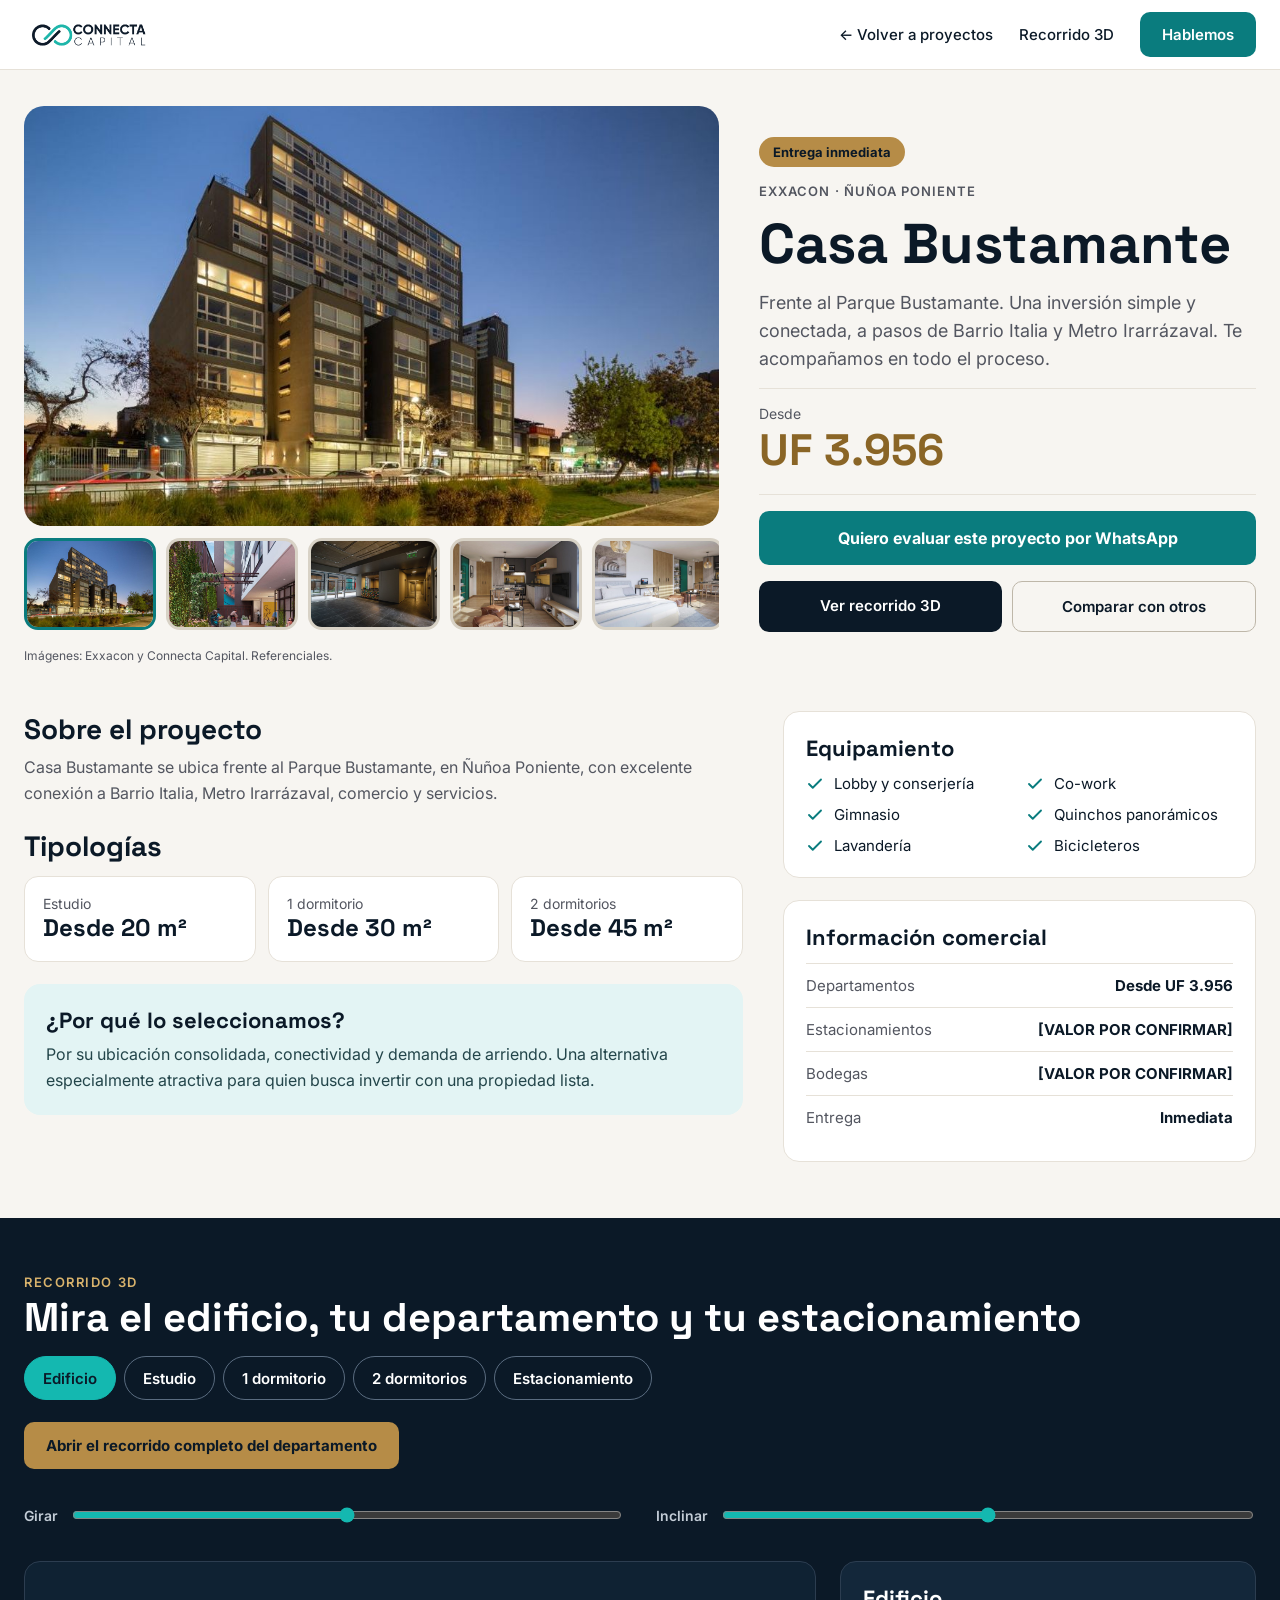
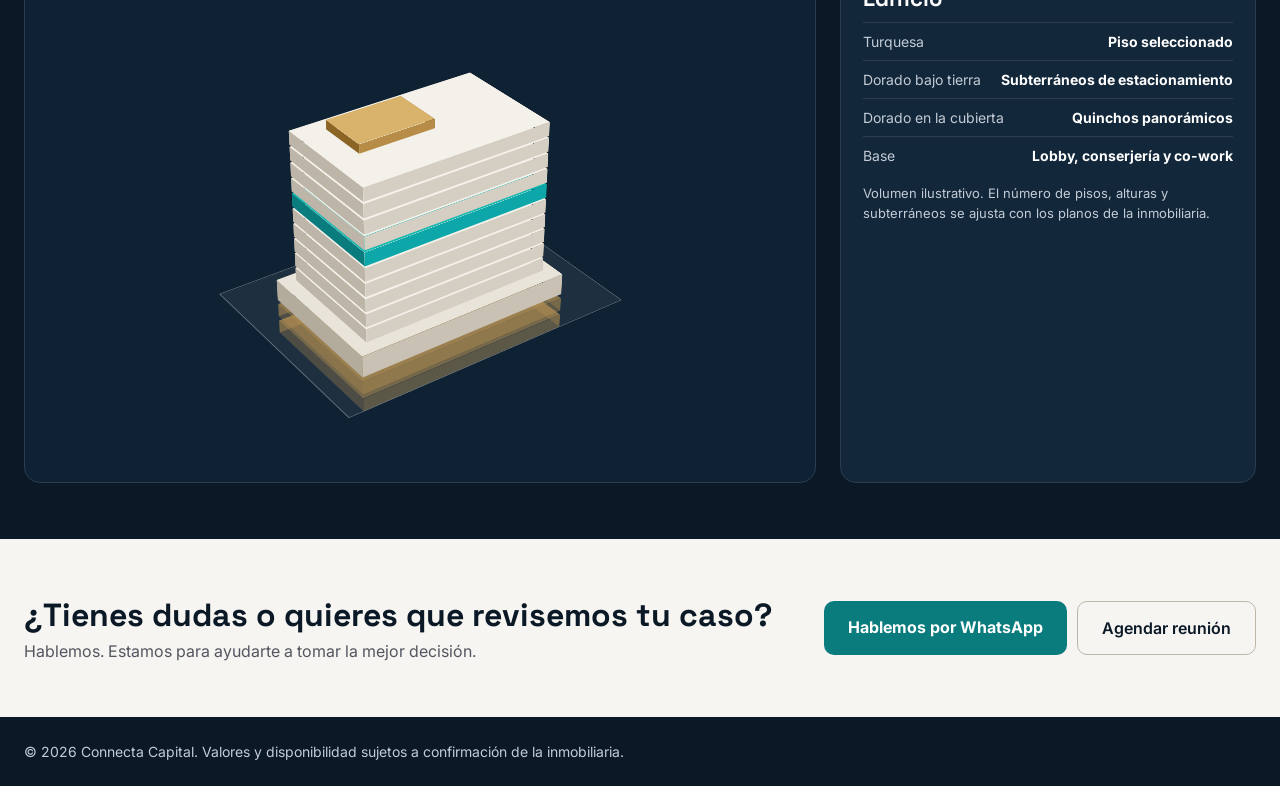
<file: proyecto.html>
<!doctype html>
<html lang="es">
<head>
<meta charset="utf-8">
<meta name="viewport" content="width=device-width, initial-scale=1">
<meta name="robots" content="noindex, nofollow">
<title>Casa Bustamante – ficha del proyecto</title>
<link rel="icon" href="assets/isotipo.png">
<link href="https://fonts.googleapis.com/css2?family=Inter:wght@400;500;600;700&family=Space+Grotesk:wght@500;600;700&display=swap" rel="stylesheet">
<style>
body{margin:0}
a{color:#0A7C7E}a:hover{color:#0B1927}
.f{position:absolute;transform-origin:0 0;box-sizing:border-box}
</style>
</head>
<body data-page="proyecto">
<div style="font-family: Inter, system-ui, sans-serif; color: #0B1927; background: #F7F5F1">

<header style="background: #FFFFFF; border-bottom: 1px solid #E6E1D8">
<div style="max-width: 1240px; margin: 0 auto; padding: 12px 24px; display: flex; flex-wrap: wrap; align-items: center; justify-content: space-between; gap: 16px">
<a href="index.html" style="display: flex; align-items: center; min-height: 44px"><img src="assets/logo.png" alt="Connecta Capital" style="height: 42px; width: auto; display: block"></a>
<nav style="display: flex; flex-wrap: wrap; align-items: center; gap: 26px; font-size: 15px; font-weight: 500">
<a href="index.html" style="color: #0B1927; text-decoration: none; padding: 12px 0">← Volver a proyectos</a>
<a href="#recorrido" style="color: #0B1927; text-decoration: none; padding: 12px 0">Recorrido 3D</a>
<a href="https://wa.me/56979705286" style="background: #0A7C7E; color: #FFFFFF; text-decoration: none; padding: 13px 22px; border-radius: 10px; font-weight: 600">Hablemos</a>
</nav>
</div>
</header>

<section style="max-width: 1240px; margin: 0 auto; padding: 36px 24px 48px; display: flex; flex-wrap: wrap; gap: 40px; align-items: stretch">
<div style="flex: 3 1 520px; min-width: 0; display: flex; flex-direction: column; gap: 12px">
<img src="assets/casa-bustamante.jpg" alt="Fachada de Casa Bustamante al atardecer" style="width: 100%; height: 420px; object-fit: cover; border-radius: 20px; display: block">
<div style="display: grid; grid-template-columns: repeat(2, minmax(0, 1fr)); gap: 12px">
<img src="assets/casa-patio.jpg" alt="Patio y bicicleteros" style="width: 100%; height: 170px; object-fit: cover; border-radius: 16px; display: block">
<img src="assets/casa-lobby.jpg" alt="Lobby del edificio" style="width: 100%; height: 170px; object-fit: cover; border-radius: 16px; display: block">
</div>
</div>
<div style="flex: 2 1 380px; min-width: 0; display: flex; flex-direction: column; gap: 16px; justify-content: center">
<span style="align-self: flex-start; background: #B68C47; color: #0B1927; font-size: 13px; font-weight: 700; padding: 7px 14px; border-radius: 999px">Entrega inmediata</span>
<div style="font-size: 13px; font-weight: 600; letter-spacing: 0.08em; text-transform: uppercase; color: #535660">Exxacon · Ñuñoa Poniente</div>
<h1 style="margin: 0; font-family: 'Space Grotesk', sans-serif; font-size: 56px; line-height: 1.04">Casa Bustamante</h1>
<p style="margin: 0; font-size: 18px; line-height: 1.55; color: #535660">Frente al Parque Bustamante. Una inversión simple y conectada, a pasos de Barrio Italia y Metro Irarrázaval. Te acompañamos en todo el proceso.</p>
<div style="padding: 16px 0; border-top: 1px solid #E6E1D8; border-bottom: 1px solid #E6E1D8">
<div style="font-size: 14px; color: #535660">Desde</div>
<div style="font-family: 'Space Grotesk', sans-serif; font-weight: 700; font-size: 44px; color: #8A6526">UF 3.956</div>
</div>
<a href="https://wa.me/56979705286" style="background: #0A7C7E; color: #FFFFFF; text-decoration: none; text-align: center; padding: 17px; border-radius: 10px; font-weight: 700; font-size: 16px">Quiero evaluar este proyecto por WhatsApp</a>
<div style="display: flex; flex-wrap: wrap; gap: 10px">
<a href="#recorrido" style="flex: 1 1 160px; text-align: center; background: #0B1927; color: #FFFFFF; text-decoration: none; padding: 15px; border-radius: 10px; font-weight: 600; font-size: 15px">Ver recorrido 3D</a>
<a href="index.html" style="flex: 1 1 160px; text-align: center; border: 1px solid #BEB7A9; color: #0B1927; text-decoration: none; padding: 15px; border-radius: 10px; font-weight: 600; font-size: 15px">Comparar con otros</a>
</div>
</div>
</section>

<section style="max-width: 1240px; margin: 0 auto; padding: 0 24px 56px; display: flex; flex-wrap: wrap; gap: 40px">
<div style="flex: 3 1 520px; min-width: 0; display: flex; flex-direction: column; gap: 22px">
<div>
<h2 style="margin: 0 0 8px; font-family: 'Space Grotesk', sans-serif; font-size: 28px">Sobre el proyecto</h2>
<p style="margin: 0; font-size: 16px; line-height: 1.6; color: #535660">Casa Bustamante se ubica frente al Parque Bustamante, en Ñuñoa Poniente, con excelente conexión a Barrio Italia, Metro Irarrázaval, comercio y servicios.</p>
</div>
<div>
<h2 style="margin: 0 0 12px; font-family: 'Space Grotesk', sans-serif; font-size: 28px">Tipologías</h2>
<div style="display: flex; flex-wrap: wrap; gap: 12px"><div style="flex: 1 1 150px; background: #FFFFFF; border: 1px solid #E6E1D8; border-radius: 14px; padding: 18px"><div style="font-size: 14px; color: #535660">Estudio</div><div style="font-family: 'Space Grotesk', sans-serif; font-weight: 700; font-size: 24px">Desde 20 m²</div></div><div style="flex: 1 1 150px; background: #FFFFFF; border: 1px solid #E6E1D8; border-radius: 14px; padding: 18px"><div style="font-size: 14px; color: #535660">1 dormitorio</div><div style="font-family: 'Space Grotesk', sans-serif; font-weight: 700; font-size: 24px">Desde 30 m²</div></div><div style="flex: 1 1 150px; background: #FFFFFF; border: 1px solid #E6E1D8; border-radius: 14px; padding: 18px"><div style="font-size: 14px; color: #535660">2 dormitorios</div><div style="font-family: 'Space Grotesk', sans-serif; font-weight: 700; font-size: 24px">Desde 45 m²</div></div></div>
</div>
<div style="background: #E3F4F4; border-radius: 16px; padding: 22px">
<h2 style="margin: 0 0 8px; font-family: 'Space Grotesk', sans-serif; font-size: 22px">¿Por qué lo seleccionamos?</h2>
<p style="margin: 0; font-size: 16px; line-height: 1.6; color: #23454A">Por su ubicación consolidada, conectividad y demanda de arriendo. Una alternativa especialmente atractiva para quien busca invertir con una propiedad lista.</p>
</div>
</div>
<div style="flex: 2 1 340px; min-width: 0; display: flex; flex-direction: column; gap: 22px">
<div style="background: #FFFFFF; border: 1px solid #E6E1D8; border-radius: 16px; padding: 22px">
<h2 style="margin: 0 0 12px; font-family: 'Space Grotesk', sans-serif; font-size: 22px">Equipamiento</h2>
<ul style="margin: 0; padding: 0; list-style: none; display: grid; grid-template-columns: repeat(2, minmax(0, 1fr)); gap: 12px"><li style="display: flex; gap: 10px; align-items: center; font-size: 15px"><svg aria-hidden="true" width="18" height="18" viewBox="0 0 24 24" fill="none" stroke="#0A7C7E" stroke-width="2.5" stroke-linecap="round" stroke-linejoin="round"><path d="M20 6L9 17l-5-5"></path></svg>Lobby y conserjería</li><li style="display: flex; gap: 10px; align-items: center; font-size: 15px"><svg aria-hidden="true" width="18" height="18" viewBox="0 0 24 24" fill="none" stroke="#0A7C7E" stroke-width="2.5" stroke-linecap="round" stroke-linejoin="round"><path d="M20 6L9 17l-5-5"></path></svg>Co-work</li><li style="display: flex; gap: 10px; align-items: center; font-size: 15px"><svg aria-hidden="true" width="18" height="18" viewBox="0 0 24 24" fill="none" stroke="#0A7C7E" stroke-width="2.5" stroke-linecap="round" stroke-linejoin="round"><path d="M20 6L9 17l-5-5"></path></svg>Gimnasio</li><li style="display: flex; gap: 10px; align-items: center; font-size: 15px"><svg aria-hidden="true" width="18" height="18" viewBox="0 0 24 24" fill="none" stroke="#0A7C7E" stroke-width="2.5" stroke-linecap="round" stroke-linejoin="round"><path d="M20 6L9 17l-5-5"></path></svg>Quinchos panorámicos</li><li style="display: flex; gap: 10px; align-items: center; font-size: 15px"><svg aria-hidden="true" width="18" height="18" viewBox="0 0 24 24" fill="none" stroke="#0A7C7E" stroke-width="2.5" stroke-linecap="round" stroke-linejoin="round"><path d="M20 6L9 17l-5-5"></path></svg>Lavandería</li><li style="display: flex; gap: 10px; align-items: center; font-size: 15px"><svg aria-hidden="true" width="18" height="18" viewBox="0 0 24 24" fill="none" stroke="#0A7C7E" stroke-width="2.5" stroke-linecap="round" stroke-linejoin="round"><path d="M20 6L9 17l-5-5"></path></svg>Bicicleteros</li></ul>
</div>
<div style="background: #FFFFFF; border: 1px solid #E6E1D8; border-radius: 16px; padding: 22px">
<h2 style="margin: 0 0 12px; font-family: 'Space Grotesk', sans-serif; font-size: 22px">Información comercial</h2>
<div style="display: flex; justify-content: space-between; gap: 12px; padding: 12px 0; border-top: 1px solid #E6E1D8; font-size: 15px"><span style="color: #535660">Departamentos</span><strong>Desde UF 3.956</strong></div><div style="display: flex; justify-content: space-between; gap: 12px; padding: 12px 0; border-top: 1px solid #E6E1D8; font-size: 15px"><span style="color: #535660">Estacionamientos</span><strong>[VALOR POR CONFIRMAR]</strong></div><div style="display: flex; justify-content: space-between; gap: 12px; padding: 12px 0; border-top: 1px solid #E6E1D8; font-size: 15px"><span style="color: #535660">Bodegas</span><strong>[VALOR POR CONFIRMAR]</strong></div><div style="display: flex; justify-content: space-between; gap: 12px; padding: 12px 0; border-top: 1px solid #E6E1D8; font-size: 15px"><span style="color: #535660">Entrega</span><strong>Inmediata</strong></div>
</div>
</div>
</section>

<section id="recorrido" data-v3d="1" style="background: #0B1927; color: #FFFFFF">
<div style="max-width: 1240px; margin: 0 auto; padding: 56px 24px; display: flex; flex-direction: column; gap: 22px">
<div style="display: flex; flex-wrap: wrap; align-items: flex-end; justify-content: space-between; gap: 16px">
<div>
<div style="font-size: 13px; font-weight: 600; letter-spacing: 0.12em; text-transform: uppercase; color: #D9B36C">Recorrido 3D</div>
<h2 style="margin: 6px 0 0; font-family: 'Space Grotesk', sans-serif; font-size: 40px; line-height: 1.1">Mira el edificio, tu departamento y tu estacionamiento</h2>
</div>
<div style="display: flex; flex-wrap: wrap; gap: 8px"><button type="button" aria-pressed="true" data-tab="Edificio" style="min-height: 44px; padding: 0 18px; border-radius: 999px; font-family: inherit; font-size: 15px; font-weight: 600; cursor: pointer; border: 1px solid #14B8B0; background: #14B8B0; color: #0B1927">Edificio</button><button type="button" aria-pressed="false" data-tab="Estudio" style="min-height: 44px; padding: 0 18px; border-radius: 999px; font-family: inherit; font-size: 15px; font-weight: 600; cursor: pointer; border: 1px solid #5A6C80; background: transparent; color: #FFFFFF">Estudio</button><button type="button" aria-pressed="false" data-tab="1D" style="min-height: 44px; padding: 0 18px; border-radius: 999px; font-family: inherit; font-size: 15px; font-weight: 600; cursor: pointer; border: 1px solid #5A6C80; background: transparent; color: #FFFFFF">1 dormitorio</button><button type="button" aria-pressed="false" data-tab="2D" style="min-height: 44px; padding: 0 18px; border-radius: 999px; font-family: inherit; font-size: 15px; font-weight: 600; cursor: pointer; border: 1px solid #5A6C80; background: transparent; color: #FFFFFF">2 dormitorios</button><button type="button" aria-pressed="false" data-tab="Parking" style="min-height: 44px; padding: 0 18px; border-radius: 999px; font-family: inherit; font-size: 15px; font-weight: 600; cursor: pointer; border: 1px solid #5A6C80; background: transparent; color: #FFFFFF">Estacionamiento</button></div>
</div>
<a href="recorrido-3d.html" style="align-self: flex-start; background: #B68C47; color: #0B1927; text-decoration: none; padding: 14px 22px; border-radius: 10px; font-weight: 700; font-size: 15px">Abrir el recorrido completo del departamento</a>
<div style="display: flex; flex-wrap: wrap; gap: 14px 32px; align-items: center">
<label style="flex: 1 1 260px; display: flex; align-items: center; gap: 12px; font-size: 14px; font-weight: 600; color: #C3CCD6">Girar
<input type="range" min="-215" max="145" step="1" data-ang="1" style="flex: 1 1 0; height: 44px; accent-color: #14B8B0"></label>
<label style="flex: 1 1 260px; display: flex; align-items: center; gap: 12px; font-size: 14px; font-weight: 600; color: #C3CCD6">Inclinar
<input type="range" min="30" max="86" step="1" data-tilt="1" style="flex: 1 1 0; height: 44px; accent-color: #14B8B0"></label>
</div>
<div data-view3d="Edificio">
<div style="display: flex; flex-wrap: wrap; gap: 24px; align-items: stretch">
<div style="flex: 3 1 520px; min-width: 0; background: #0F2233; border: 1px solid #2C3D50; border-radius: 16px"><div role="img" aria-label="Volumen 3D ilustrativo del edificio con sus subterráneos" style="height: 520px; display: flex; align-items: center; justify-content: center; perspective: 1600px; overflow: hidden"><div data-scene="1" style="position: relative; width: 322px; height: 238px; flex-shrink: 0; margin-top: 150px; transform-style: preserve-3d; transform: rotateX(58deg) rotateZ(-35deg)"><div class="f" style="left:0px;top:0px;width:322px;height:238px;background:rgba(255,255,255,0.06);transform:translateZ(0px);outline:1px solid rgba(255,255,255,0.35);"></div><div class="f" style="left:42px;top:42px;width:238px;height:154px;background:rgba(182,140,71,0.55);transform:translateZ(-25px)"></div><div class="f" style="left:42px;top:196px;width:238px;height:15px;background:rgba(182,140,71,0.4);transform:translateZ(-40px) rotateX(90deg)"></div><div class="f" style="left:42px;top:42px;width:238px;height:15px;background:rgba(182,140,71,0.4);transform:translateZ(-40px) rotateX(90deg)"></div><div class="f" style="left:42px;top:42px;width:15px;height:154px;background:rgba(182,140,71,0.3);transform:translateZ(-40px) rotateY(-90deg)"></div><div class="f" style="left:280px;top:42px;width:15px;height:154px;background:rgba(182,140,71,0.3);transform:translateZ(-40px) rotateY(-90deg)"></div><div class="f" style="left:42px;top:42px;width:238px;height:154px;background:rgba(182,140,71,0.55);transform:translateZ(-5px)"></div><div class="f" style="left:42px;top:196px;width:238px;height:15px;background:rgba(182,140,71,0.4);transform:translateZ(-20px) rotateX(90deg)"></div><div class="f" style="left:42px;top:42px;width:238px;height:15px;background:rgba(182,140,71,0.4);transform:translateZ(-20px) rotateX(90deg)"></div><div class="f" style="left:42px;top:42px;width:15px;height:154px;background:rgba(182,140,71,0.3);transform:translateZ(-20px) rotateY(-90deg)"></div><div class="f" style="left:280px;top:42px;width:15px;height:154px;background:rgba(182,140,71,0.3);transform:translateZ(-20px) rotateY(-90deg)"></div><div class="f" style="left:42px;top:42px;width:238px;height:154px;background:#E9E4DA;transform:translateZ(24px)"></div><div class="f" style="left:42px;top:196px;width:238px;height:24px;background:#C9C2B4;transform:translateZ(0px) rotateX(90deg)"></div><div class="f" style="left:42px;top:42px;width:238px;height:24px;background:#C9C2B4;transform:translateZ(0px) rotateX(90deg)"></div><div class="f" style="left:42px;top:42px;width:24px;height:154px;background:#B3AC9D;transform:translateZ(0px) rotateY(-90deg)"></div><div class="f" style="left:280px;top:42px;width:24px;height:154px;background:#B3AC9D;transform:translateZ(0px) rotateY(-90deg)"></div><div class="f" style="left:56px;top:56px;width:210px;height:126px;background:#F4F1EA;transform:translateZ(41px)"></div><div class="f" style="left:56px;top:182px;width:210px;height:15px;background:#D5CFC3;transform:translateZ(26px) rotateX(90deg)"></div><div class="f" style="left:56px;top:56px;width:210px;height:15px;background:#D5CFC3;transform:translateZ(26px) rotateX(90deg)"></div><div class="f" style="left:56px;top:56px;width:15px;height:126px;background:#BDB6A8;transform:translateZ(26px) rotateY(-90deg)"></div><div class="f" style="left:266px;top:56px;width:15px;height:126px;background:#BDB6A8;transform:translateZ(26px) rotateY(-90deg)"></div><div class="f" style="left:56px;top:56px;width:210px;height:126px;background:#F4F1EA;transform:translateZ(58px)"></div><div class="f" style="left:56px;top:182px;width:210px;height:15px;background:#D5CFC3;transform:translateZ(43px) rotateX(90deg)"></div><div class="f" style="left:56px;top:56px;width:210px;height:15px;background:#D5CFC3;transform:translateZ(43px) rotateX(90deg)"></div><div class="f" style="left:56px;top:56px;width:15px;height:126px;background:#BDB6A8;transform:translateZ(43px) rotateY(-90deg)"></div><div class="f" style="left:266px;top:56px;width:15px;height:126px;background:#BDB6A8;transform:translateZ(43px) rotateY(-90deg)"></div><div class="f" style="left:56px;top:56px;width:210px;height:126px;background:#F4F1EA;transform:translateZ(75px)"></div><div class="f" style="left:56px;top:182px;width:210px;height:15px;background:#D5CFC3;transform:translateZ(60px) rotateX(90deg)"></div><div class="f" style="left:56px;top:56px;width:210px;height:15px;background:#D5CFC3;transform:translateZ(60px) rotateX(90deg)"></div><div class="f" style="left:56px;top:56px;width:15px;height:126px;background:#BDB6A8;transform:translateZ(60px) rotateY(-90deg)"></div><div class="f" style="left:266px;top:56px;width:15px;height:126px;background:#BDB6A8;transform:translateZ(60px) rotateY(-90deg)"></div><div class="f" style="left:56px;top:56px;width:210px;height:126px;background:#F4F1EA;transform:translateZ(92px)"></div><div class="f" style="left:56px;top:182px;width:210px;height:15px;background:#D5CFC3;transform:translateZ(77px) rotateX(90deg)"></div><div class="f" style="left:56px;top:56px;width:210px;height:15px;background:#D5CFC3;transform:translateZ(77px) rotateX(90deg)"></div><div class="f" style="left:56px;top:56px;width:15px;height:126px;background:#BDB6A8;transform:translateZ(77px) rotateY(-90deg)"></div><div class="f" style="left:266px;top:56px;width:15px;height:126px;background:#BDB6A8;transform:translateZ(77px) rotateY(-90deg)"></div><div class="f" style="left:56px;top:56px;width:210px;height:126px;background:#F4F1EA;transform:translateZ(109px)"></div><div class="f" style="left:56px;top:182px;width:210px;height:15px;background:#D5CFC3;transform:translateZ(94px) rotateX(90deg)"></div><div class="f" style="left:56px;top:56px;width:210px;height:15px;background:#D5CFC3;transform:translateZ(94px) rotateX(90deg)"></div><div class="f" style="left:56px;top:56px;width:15px;height:126px;background:#BDB6A8;transform:translateZ(94px) rotateY(-90deg)"></div><div class="f" style="left:266px;top:56px;width:15px;height:126px;background:#BDB6A8;transform:translateZ(94px) rotateY(-90deg)"></div><div class="f" style="left:56px;top:56px;width:210px;height:126px;background:#14B8B0;transform:translateZ(126px)"></div><div class="f" style="left:56px;top:182px;width:210px;height:15px;background:#0DA7AA;transform:translateZ(111px) rotateX(90deg)"></div><div class="f" style="left:56px;top:56px;width:210px;height:15px;background:#0DA7AA;transform:translateZ(111px) rotateX(90deg)"></div><div class="f" style="left:56px;top:56px;width:15px;height:126px;background:#0A7C7E;transform:translateZ(111px) rotateY(-90deg)"></div><div class="f" style="left:266px;top:56px;width:15px;height:126px;background:#0A7C7E;transform:translateZ(111px) rotateY(-90deg)"></div><div class="f" style="left:56px;top:56px;width:210px;height:126px;background:#F4F1EA;transform:translateZ(143px)"></div><div class="f" style="left:56px;top:182px;width:210px;height:15px;background:#D5CFC3;transform:translateZ(128px) rotateX(90deg)"></div><div class="f" style="left:56px;top:56px;width:210px;height:15px;background:#D5CFC3;transform:translateZ(128px) rotateX(90deg)"></div><div class="f" style="left:56px;top:56px;width:15px;height:126px;background:#BDB6A8;transform:translateZ(128px) rotateY(-90deg)"></div><div class="f" style="left:266px;top:56px;width:15px;height:126px;background:#BDB6A8;transform:translateZ(128px) rotateY(-90deg)"></div><div class="f" style="left:56px;top:56px;width:210px;height:126px;background:#F4F1EA;transform:translateZ(160px)"></div><div class="f" style="left:56px;top:182px;width:210px;height:15px;background:#D5CFC3;transform:translateZ(145px) rotateX(90deg)"></div><div class="f" style="left:56px;top:56px;width:210px;height:15px;background:#D5CFC3;transform:translateZ(145px) rotateX(90deg)"></div><div class="f" style="left:56px;top:56px;width:15px;height:126px;background:#BDB6A8;transform:translateZ(145px) rotateY(-90deg)"></div><div class="f" style="left:266px;top:56px;width:15px;height:126px;background:#BDB6A8;transform:translateZ(145px) rotateY(-90deg)"></div><div class="f" style="left:56px;top:56px;width:210px;height:126px;background:#F4F1EA;transform:translateZ(177px)"></div><div class="f" style="left:56px;top:182px;width:210px;height:15px;background:#D5CFC3;transform:translateZ(162px) rotateX(90deg)"></div><div class="f" style="left:56px;top:56px;width:210px;height:15px;background:#D5CFC3;transform:translateZ(162px) rotateX(90deg)"></div><div class="f" style="left:56px;top:56px;width:15px;height:126px;background:#BDB6A8;transform:translateZ(162px) rotateY(-90deg)"></div><div class="f" style="left:266px;top:56px;width:15px;height:126px;background:#BDB6A8;transform:translateZ(162px) rotateY(-90deg)"></div><div class="f" style="left:56px;top:56px;width:210px;height:126px;background:#F4F1EA;transform:translateZ(194px)"></div><div class="f" style="left:56px;top:182px;width:210px;height:15px;background:#D5CFC3;transform:translateZ(179px) rotateX(90deg)"></div><div class="f" style="left:56px;top:56px;width:210px;height:15px;background:#D5CFC3;transform:translateZ(179px) rotateX(90deg)"></div><div class="f" style="left:56px;top:56px;width:15px;height:126px;background:#BDB6A8;transform:translateZ(179px) rotateY(-90deg)"></div><div class="f" style="left:266px;top:56px;width:15px;height:126px;background:#BDB6A8;transform:translateZ(179px) rotateY(-90deg)"></div><div class="f" style="left:84px;top:77px;width:84px;height:56px;background:#D9B36C;transform:translateZ(206px)"></div><div class="f" style="left:84px;top:133px;width:84px;height:10px;background:#B68C47;transform:translateZ(196px) rotateX(90deg)"></div><div class="f" style="left:84px;top:77px;width:84px;height:10px;background:#B68C47;transform:translateZ(196px) rotateX(90deg)"></div><div class="f" style="left:84px;top:77px;width:10px;height:56px;background:#8A6526;transform:translateZ(196px) rotateY(-90deg)"></div><div class="f" style="left:168px;top:77px;width:10px;height:56px;background:#8A6526;transform:translateZ(196px) rotateY(-90deg)"></div></div></div></div>
<div style="flex: 1 1 280px; min-width: 0; background: #13273A; border: 1px solid #2C3D50; border-radius: 16px; padding: 22px; display: flex; flex-direction: column; gap: 10px">
<h3 style="margin: 0; font-family: 'Space Grotesk', sans-serif; font-size: 22px">Edificio</h3>
<ul style="margin: 0; padding: 0; list-style: none"><li style="display: flex; justify-content: space-between; gap: 12px; padding: 10px 0; border-top: 1px solid #2C3D50; font-size: 14px"><span style="color: #C3CCD6">Turquesa</span><strong style="text-align: right">Piso seleccionado</strong></li><li style="display: flex; justify-content: space-between; gap: 12px; padding: 10px 0; border-top: 1px solid #2C3D50; font-size: 14px"><span style="color: #C3CCD6">Dorado bajo tierra</span><strong style="text-align: right">Subterráneos de estacionamiento</strong></li><li style="display: flex; justify-content: space-between; gap: 12px; padding: 10px 0; border-top: 1px solid #2C3D50; font-size: 14px"><span style="color: #C3CCD6">Dorado en la cubierta</span><strong style="text-align: right">Quinchos panorámicos</strong></li><li style="display: flex; justify-content: space-between; gap: 12px; padding: 10px 0; border-top: 1px solid #2C3D50; font-size: 14px"><span style="color: #C3CCD6">Base</span><strong style="text-align: right">Lobby, conserjería y co-work</strong></li></ul>
<p style="margin: 0; font-size: 13px; line-height: 1.5; color: #C3CCD6">Volumen ilustrativo. El número de pisos, alturas y subterráneos se ajusta con los planos de la inmobiliaria.</p>
</div>
</div>
</div><div data-view3d="Estudio" hidden>
<div style="display: flex; flex-wrap: wrap; gap: 24px; align-items: stretch">
<div style="flex: 3 1 520px; min-width: 0; background: #0F2233; border: 1px solid #2C3D50; border-radius: 16px"><div role="img" aria-label="Planta 3D de ejemplo de un estudio de 20 metros cuadrados" style="height: 520px; display: flex; align-items: center; justify-content: center; perspective: 1600px; overflow: hidden"><div data-scene="1" style="position: relative; width: 216.0px; height: 270.0px; flex-shrink: 0; margin-top: 0px; transform-style: preserve-3d; transform: rotateX(58deg) rotateZ(-35deg)"><div class="f" style="left:0px;top:0px;width:216.0px;height:270.0px;background:#EFE9DD;transform:translateZ(0px);"></div><div class="f" style="left:0px;top:0px;width:86.4px;height:108.0px;background:#D7ECEC;transform:translateZ(1px);"></div><div class="f" style="left:0px;top:0px;width:216.0px;height:8px;background:#FFFFFF;transform:translateZ(56px)"></div><div class="f" style="left:0px;top:8px;width:216.0px;height:56px;background:#D9D3C7;transform:translateZ(0px) rotateX(90deg)"></div><div class="f" style="left:0px;top:0px;width:216.0px;height:56px;background:#D9D3C7;transform:translateZ(0px) rotateX(90deg)"></div><div class="f" style="left:0px;top:0px;width:56px;height:8px;background:#C4BDAF;transform:translateZ(0px) rotateY(-90deg)"></div><div class="f" style="left:216.0px;top:0px;width:56px;height:8px;background:#C4BDAF;transform:translateZ(0px) rotateY(-90deg)"></div><div class="f" style="left:0px;top:0px;width:8px;height:270.0px;background:#FFFFFF;transform:translateZ(56px)"></div><div class="f" style="left:0px;top:270.0px;width:8px;height:56px;background:#D9D3C7;transform:translateZ(0px) rotateX(90deg)"></div><div class="f" style="left:0px;top:0px;width:8px;height:56px;background:#D9D3C7;transform:translateZ(0px) rotateX(90deg)"></div><div class="f" style="left:0px;top:0px;width:56px;height:270.0px;background:#C4BDAF;transform:translateZ(0px) rotateY(-90deg)"></div><div class="f" style="left:8px;top:0px;width:56px;height:270.0px;background:#C4BDAF;transform:translateZ(0px) rotateY(-90deg)"></div><div class="f" style="left:208.0px;top:0px;width:8px;height:270.0px;background:#FFFFFF;transform:translateZ(56px)"></div><div class="f" style="left:208.0px;top:270.0px;width:8px;height:56px;background:#D9D3C7;transform:translateZ(0px) rotateX(90deg)"></div><div class="f" style="left:208.0px;top:0px;width:8px;height:56px;background:#D9D3C7;transform:translateZ(0px) rotateX(90deg)"></div><div class="f" style="left:208.0px;top:0px;width:56px;height:270.0px;background:#C4BDAF;transform:translateZ(0px) rotateY(-90deg)"></div><div class="f" style="left:216.0px;top:0px;width:56px;height:270.0px;background:#C4BDAF;transform:translateZ(0px) rotateY(-90deg)"></div><div class="f" style="left:0px;top:262.0px;width:216.0px;height:8px;background:rgba(20,184,176,0.55);transform:translateZ(56px)"></div><div class="f" style="left:0px;top:270.0px;width:216.0px;height:56px;background:rgba(20,184,176,0.3);transform:translateZ(0px) rotateX(90deg)"></div><div class="f" style="left:0px;top:262.0px;width:216.0px;height:56px;background:rgba(20,184,176,0.3);transform:translateZ(0px) rotateX(90deg)"></div><div class="f" style="left:0px;top:262.0px;width:56px;height:8px;background:rgba(20,184,176,0.3);transform:translateZ(0px) rotateY(-90deg)"></div><div class="f" style="left:216.0px;top:262.0px;width:56px;height:8px;background:rgba(20,184,176,0.3);transform:translateZ(0px) rotateY(-90deg)"></div><div class="f" style="left:0px;top:108.0px;width:48.6px;height:8px;background:#FFFFFF;transform:translateZ(56px)"></div><div class="f" style="left:0px;top:116.0px;width:48.6px;height:56px;background:#D9D3C7;transform:translateZ(0px) rotateX(90deg)"></div><div class="f" style="left:0px;top:108.0px;width:48.6px;height:56px;background:#D9D3C7;transform:translateZ(0px) rotateX(90deg)"></div><div class="f" style="left:0px;top:108.0px;width:56px;height:8px;background:#C4BDAF;transform:translateZ(0px) rotateY(-90deg)"></div><div class="f" style="left:48.6px;top:108.0px;width:56px;height:8px;background:#C4BDAF;transform:translateZ(0px) rotateY(-90deg)"></div><div class="f" style="left:86.4px;top:0px;width:8px;height:108.0px;background:#FFFFFF;transform:translateZ(56px)"></div><div class="f" style="left:86.4px;top:108.0px;width:8px;height:56px;background:#D9D3C7;transform:translateZ(0px) rotateX(90deg)"></div><div class="f" style="left:86.4px;top:0px;width:8px;height:56px;background:#D9D3C7;transform:translateZ(0px) rotateX(90deg)"></div><div class="f" style="left:86.4px;top:0px;width:56px;height:108.0px;background:#C4BDAF;transform:translateZ(0px) rotateY(-90deg)"></div><div class="f" style="left:94.4px;top:0px;width:56px;height:108.0px;background:#C4BDAF;transform:translateZ(0px) rotateY(-90deg)"></div><div class="f" style="left:16.2px;top:16.2px;width:27.0px;height:37.8px;background:#BFE3E3;transform:translateZ(25.3px)"></div><div class="f" style="left:16.2px;top:54.0px;width:27.0px;height:24.3px;background:#9CCFCF;transform:translateZ(1px) rotateX(90deg)"></div><div class="f" style="left:16.2px;top:16.2px;width:27.0px;height:24.3px;background:#9CCFCF;transform:translateZ(1px) rotateX(90deg)"></div><div class="f" style="left:16.2px;top:16.2px;width:24.3px;height:37.8px;background:#86BDBD;transform:translateZ(1px) rotateY(-90deg)"></div><div class="f" style="left:43.2px;top:16.2px;width:24.3px;height:37.8px;background:#86BDBD;transform:translateZ(1px) rotateY(-90deg)"></div><div class="f" style="left:48.6px;top:10.8px;width:32.4px;height:27.0px;background:#BFE3E3;transform:translateZ(46.9px)"></div><div class="f" style="left:48.6px;top:37.8px;width:32.4px;height:45.9px;background:#9CCFCF;transform:translateZ(1px) rotateX(90deg)"></div><div class="f" style="left:48.6px;top:10.8px;width:32.4px;height:45.9px;background:#9CCFCF;transform:translateZ(1px) rotateX(90deg)"></div><div class="f" style="left:48.6px;top:10.8px;width:45.9px;height:27.0px;background:#86BDBD;transform:translateZ(1px) rotateY(-90deg)"></div><div class="f" style="left:81.0px;top:10.8px;width:45.9px;height:27.0px;background:#86BDBD;transform:translateZ(1px) rotateY(-90deg)"></div><div class="f" style="left:102.6px;top:10.8px;width:108.0px;height:32.4px;background:#3B4A5A;transform:translateZ(49.6px)"></div><div class="f" style="left:102.6px;top:43.2px;width:108.0px;height:48.6px;background:#2A3745;transform:translateZ(1px) rotateX(90deg)"></div><div class="f" style="left:102.6px;top:10.8px;width:108.0px;height:48.6px;background:#2A3745;transform:translateZ(1px) rotateX(90deg)"></div><div class="f" style="left:102.6px;top:10.8px;width:48.6px;height:32.4px;background:#1E2935;transform:translateZ(1px) rotateY(-90deg)"></div><div class="f" style="left:210.6px;top:10.8px;width:48.6px;height:32.4px;background:#1E2935;transform:translateZ(1px) rotateY(-90deg)"></div><div class="f" style="left:16.2px;top:140.4px;width:75.6px;height:102.6px;background:#DCE9F2;transform:translateZ(28.0px)"></div><div class="f" style="left:16.2px;top:243.0px;width:75.6px;height:27.0px;background:#B9CCDA;transform:translateZ(1px) rotateX(90deg)"></div><div class="f" style="left:16.2px;top:140.4px;width:75.6px;height:27.0px;background:#B9CCDA;transform:translateZ(1px) rotateX(90deg)"></div><div class="f" style="left:16.2px;top:140.4px;width:27.0px;height:102.6px;background:#A3B8C8;transform:translateZ(1px) rotateY(-90deg)"></div><div class="f" style="left:91.8px;top:140.4px;width:27.0px;height:102.6px;background:#A3B8C8;transform:translateZ(1px) rotateY(-90deg)"></div><div class="f" style="left:124.2px;top:194.4px;width:81.0px;height:43.2px;background:#D9B36C;transform:translateZ(25.3px)"></div><div class="f" style="left:124.2px;top:237.6px;width:81.0px;height:24.3px;background:#B68C47;transform:translateZ(1px) rotateX(90deg)"></div><div class="f" style="left:124.2px;top:194.4px;width:81.0px;height:24.3px;background:#B68C47;transform:translateZ(1px) rotateX(90deg)"></div><div class="f" style="left:124.2px;top:194.4px;width:24.3px;height:43.2px;background:#8A6526;transform:translateZ(1px) rotateY(-90deg)"></div><div class="f" style="left:205.2px;top:194.4px;width:24.3px;height:43.2px;background:#8A6526;transform:translateZ(1px) rotateY(-90deg)"></div><div class="f" style="left:145.8px;top:86.4px;width:43.2px;height:43.2px;background:#C9A97A;transform:translateZ(41.5px)"></div><div class="f" style="left:145.8px;top:129.6px;width:43.2px;height:40.5px;background:#A88A5E;transform:translateZ(1px) rotateX(90deg)"></div><div class="f" style="left:145.8px;top:86.4px;width:43.2px;height:40.5px;background:#A88A5E;transform:translateZ(1px) rotateX(90deg)"></div><div class="f" style="left:145.8px;top:86.4px;width:40.5px;height:43.2px;background:#8F744D;transform:translateZ(1px) rotateY(-90deg)"></div><div class="f" style="left:189.0px;top:86.4px;width:40.5px;height:43.2px;background:#8F744D;transform:translateZ(1px) rotateY(-90deg)"></div></div></div></div>
<div style="flex: 1 1 280px; min-width: 0; background: #13273A; border: 1px solid #2C3D50; border-radius: 16px; padding: 22px; display: flex; flex-direction: column; gap: 10px">
<h3 style="margin: 0; font-family: 'Space Grotesk', sans-serif; font-size: 22px">Estudio · desde 20 m²</h3>
<ul style="margin: 0; padding: 0; list-style: none"><li style="display: flex; justify-content: space-between; gap: 12px; padding: 10px 0; border-top: 1px solid #2C3D50; font-size: 14px"><span style="color: #C3CCD6">Planta de ejemplo</span><strong style="text-align: right">4,0 × 5,0 m</strong></li><li style="display: flex; justify-content: space-between; gap: 12px; padding: 10px 0; border-top: 1px solid #2C3D50; font-size: 14px"><span style="color: #C3CCD6">Ambiente principal</span><strong style="text-align: right">16,8 m²</strong></li><li style="display: flex; justify-content: space-between; gap: 12px; padding: 10px 0; border-top: 1px solid #2C3D50; font-size: 14px"><span style="color: #C3CCD6">Baño</span><strong style="text-align: right">1,6 × 2,0 m</strong></li><li style="display: flex; justify-content: space-between; gap: 12px; padding: 10px 0; border-top: 1px solid #2C3D50; font-size: 14px"><span style="color: #C3CCD6">Altura de muros</span><strong style="text-align: right">2,4 m</strong></li></ul>
<p style="margin: 0; font-size: 13px; line-height: 1.5; color: #C3CCD6">Planta de ejemplo armada con la superficie “desde” que publica el proyecto. La distribución y las medidas exactas se cargan con el plano de cada unidad.</p>
</div>
</div>
</div><div data-view3d="1D" hidden>
<div style="display: flex; flex-wrap: wrap; gap: 24px; align-items: stretch">
<div style="flex: 3 1 520px; min-width: 0; background: #0F2233; border: 1px solid #2C3D50; border-radius: 16px"><div role="img" aria-label="Planta 3D de ejemplo de un departamento de 1 dormitorio y 30 metros cuadrados" style="height: 520px; display: flex; align-items: center; justify-content: center; perspective: 1600px; overflow: hidden"><div data-scene="1" style="position: relative; width: 270.0px; height: 324.0px; flex-shrink: 0; margin-top: 0px; transform-style: preserve-3d; transform: rotateX(58deg) rotateZ(-35deg)"><div class="f" style="left:0px;top:0px;width:270.0px;height:324.0px;background:#EFE9DD;transform:translateZ(0px);"></div><div class="f" style="left:0px;top:0px;width:162.0px;height:162.0px;background:#E9E1F0;transform:translateZ(1px);"></div><div class="f" style="left:162.0px;top:0px;width:108.0px;height:108.0px;background:#D7ECEC;transform:translateZ(1px);"></div><div class="f" style="left:0px;top:0px;width:270.0px;height:8px;background:#FFFFFF;transform:translateZ(56px)"></div><div class="f" style="left:0px;top:8px;width:270.0px;height:56px;background:#D9D3C7;transform:translateZ(0px) rotateX(90deg)"></div><div class="f" style="left:0px;top:0px;width:270.0px;height:56px;background:#D9D3C7;transform:translateZ(0px) rotateX(90deg)"></div><div class="f" style="left:0px;top:0px;width:56px;height:8px;background:#C4BDAF;transform:translateZ(0px) rotateY(-90deg)"></div><div class="f" style="left:270.0px;top:0px;width:56px;height:8px;background:#C4BDAF;transform:translateZ(0px) rotateY(-90deg)"></div><div class="f" style="left:0px;top:0px;width:8px;height:324.0px;background:#FFFFFF;transform:translateZ(56px)"></div><div class="f" style="left:0px;top:324.0px;width:8px;height:56px;background:#D9D3C7;transform:translateZ(0px) rotateX(90deg)"></div><div class="f" style="left:0px;top:0px;width:8px;height:56px;background:#D9D3C7;transform:translateZ(0px) rotateX(90deg)"></div><div class="f" style="left:0px;top:0px;width:56px;height:324.0px;background:#C4BDAF;transform:translateZ(0px) rotateY(-90deg)"></div><div class="f" style="left:8px;top:0px;width:56px;height:324.0px;background:#C4BDAF;transform:translateZ(0px) rotateY(-90deg)"></div><div class="f" style="left:262.0px;top:0px;width:8px;height:324.0px;background:#FFFFFF;transform:translateZ(56px)"></div><div class="f" style="left:262.0px;top:324.0px;width:8px;height:56px;background:#D9D3C7;transform:translateZ(0px) rotateX(90deg)"></div><div class="f" style="left:262.0px;top:0px;width:8px;height:56px;background:#D9D3C7;transform:translateZ(0px) rotateX(90deg)"></div><div class="f" style="left:262.0px;top:0px;width:56px;height:324.0px;background:#C4BDAF;transform:translateZ(0px) rotateY(-90deg)"></div><div class="f" style="left:270.0px;top:0px;width:56px;height:324.0px;background:#C4BDAF;transform:translateZ(0px) rotateY(-90deg)"></div><div class="f" style="left:0px;top:316.0px;width:270.0px;height:8px;background:rgba(20,184,176,0.55);transform:translateZ(56px)"></div><div class="f" style="left:0px;top:324.0px;width:270.0px;height:56px;background:rgba(20,184,176,0.3);transform:translateZ(0px) rotateX(90deg)"></div><div class="f" style="left:0px;top:316.0px;width:270.0px;height:56px;background:rgba(20,184,176,0.3);transform:translateZ(0px) rotateX(90deg)"></div><div class="f" style="left:0px;top:316.0px;width:56px;height:8px;background:rgba(20,184,176,0.3);transform:translateZ(0px) rotateY(-90deg)"></div><div class="f" style="left:270.0px;top:316.0px;width:56px;height:8px;background:rgba(20,184,176,0.3);transform:translateZ(0px) rotateY(-90deg)"></div><div class="f" style="left:0px;top:162.0px;width:113.4px;height:8px;background:#FFFFFF;transform:translateZ(56px)"></div><div class="f" style="left:0px;top:170.0px;width:113.4px;height:56px;background:#D9D3C7;transform:translateZ(0px) rotateX(90deg)"></div><div class="f" style="left:0px;top:162.0px;width:113.4px;height:56px;background:#D9D3C7;transform:translateZ(0px) rotateX(90deg)"></div><div class="f" style="left:0px;top:162.0px;width:56px;height:8px;background:#C4BDAF;transform:translateZ(0px) rotateY(-90deg)"></div><div class="f" style="left:113.4px;top:162.0px;width:56px;height:8px;background:#C4BDAF;transform:translateZ(0px) rotateY(-90deg)"></div><div class="f" style="left:162.0px;top:0px;width:8px;height:162.0px;background:#FFFFFF;transform:translateZ(56px)"></div><div class="f" style="left:162.0px;top:162.0px;width:8px;height:56px;background:#D9D3C7;transform:translateZ(0px) rotateX(90deg)"></div><div class="f" style="left:162.0px;top:0px;width:8px;height:56px;background:#D9D3C7;transform:translateZ(0px) rotateX(90deg)"></div><div class="f" style="left:162.0px;top:0px;width:56px;height:162.0px;background:#C4BDAF;transform:translateZ(0px) rotateY(-90deg)"></div><div class="f" style="left:170.0px;top:0px;width:56px;height:162.0px;background:#C4BDAF;transform:translateZ(0px) rotateY(-90deg)"></div><div class="f" style="left:162.0px;top:108.0px;width:59.4px;height:8px;background:#FFFFFF;transform:translateZ(56px)"></div><div class="f" style="left:162.0px;top:116.0px;width:59.4px;height:56px;background:#D9D3C7;transform:translateZ(0px) rotateX(90deg)"></div><div class="f" style="left:162.0px;top:108.0px;width:59.4px;height:56px;background:#D9D3C7;transform:translateZ(0px) rotateX(90deg)"></div><div class="f" style="left:162.0px;top:108.0px;width:56px;height:8px;background:#C4BDAF;transform:translateZ(0px) rotateY(-90deg)"></div><div class="f" style="left:221.4px;top:108.0px;width:56px;height:8px;background:#C4BDAF;transform:translateZ(0px) rotateY(-90deg)"></div><div class="f" style="left:21.6px;top:21.6px;width:81.0px;height:108.0px;background:#DCE9F2;transform:translateZ(28.0px)"></div><div class="f" style="left:21.6px;top:129.6px;width:81.0px;height:27.0px;background:#B9CCDA;transform:translateZ(1px) rotateX(90deg)"></div><div class="f" style="left:21.6px;top:21.6px;width:81.0px;height:27.0px;background:#B9CCDA;transform:translateZ(1px) rotateX(90deg)"></div><div class="f" style="left:21.6px;top:21.6px;width:27.0px;height:108.0px;background:#A3B8C8;transform:translateZ(1px) rotateY(-90deg)"></div><div class="f" style="left:102.6px;top:21.6px;width:27.0px;height:108.0px;background:#A3B8C8;transform:translateZ(1px) rotateY(-90deg)"></div><div class="f" style="left:178.2px;top:16.2px;width:27.0px;height:37.8px;background:#BFE3E3;transform:translateZ(25.3px)"></div><div class="f" style="left:178.2px;top:54.0px;width:27.0px;height:24.3px;background:#9CCFCF;transform:translateZ(1px) rotateX(90deg)"></div><div class="f" style="left:178.2px;top:16.2px;width:27.0px;height:24.3px;background:#9CCFCF;transform:translateZ(1px) rotateX(90deg)"></div><div class="f" style="left:178.2px;top:16.2px;width:24.3px;height:37.8px;background:#86BDBD;transform:translateZ(1px) rotateY(-90deg)"></div><div class="f" style="left:205.2px;top:16.2px;width:24.3px;height:37.8px;background:#86BDBD;transform:translateZ(1px) rotateY(-90deg)"></div><div class="f" style="left:221.4px;top:10.8px;width:37.8px;height:27.0px;background:#BFE3E3;transform:translateZ(46.9px)"></div><div class="f" style="left:221.4px;top:37.8px;width:37.8px;height:45.9px;background:#9CCFCF;transform:translateZ(1px) rotateX(90deg)"></div><div class="f" style="left:221.4px;top:10.8px;width:37.8px;height:45.9px;background:#9CCFCF;transform:translateZ(1px) rotateX(90deg)"></div><div class="f" style="left:221.4px;top:10.8px;width:45.9px;height:27.0px;background:#86BDBD;transform:translateZ(1px) rotateY(-90deg)"></div><div class="f" style="left:259.2px;top:10.8px;width:45.9px;height:27.0px;background:#86BDBD;transform:translateZ(1px) rotateY(-90deg)"></div><div class="f" style="left:229.5px;top:129.6px;width:32.4px;height:118.8px;background:#3B4A5A;transform:translateZ(49.6px)"></div><div class="f" style="left:229.5px;top:248.4px;width:32.4px;height:48.6px;background:#2A3745;transform:translateZ(1px) rotateX(90deg)"></div><div class="f" style="left:229.5px;top:129.6px;width:32.4px;height:48.6px;background:#2A3745;transform:translateZ(1px) rotateX(90deg)"></div><div class="f" style="left:229.5px;top:129.6px;width:48.6px;height:118.8px;background:#1E2935;transform:translateZ(1px) rotateY(-90deg)"></div><div class="f" style="left:261.9px;top:129.6px;width:48.6px;height:118.8px;background:#1E2935;transform:translateZ(1px) rotateY(-90deg)"></div><div class="f" style="left:21.6px;top:253.8px;width:108.0px;height:48.6px;background:#D9B36C;transform:translateZ(25.3px)"></div><div class="f" style="left:21.6px;top:302.4px;width:108.0px;height:24.3px;background:#B68C47;transform:translateZ(1px) rotateX(90deg)"></div><div class="f" style="left:21.6px;top:253.8px;width:108.0px;height:24.3px;background:#B68C47;transform:translateZ(1px) rotateX(90deg)"></div><div class="f" style="left:21.6px;top:253.8px;width:24.3px;height:48.6px;background:#8A6526;transform:translateZ(1px) rotateY(-90deg)"></div><div class="f" style="left:129.6px;top:253.8px;width:24.3px;height:48.6px;background:#8A6526;transform:translateZ(1px) rotateY(-90deg)"></div><div class="f" style="left:156.6px;top:210.6px;width:48.6px;height:48.6px;background:#C9A97A;transform:translateZ(41.5px)"></div><div class="f" style="left:156.6px;top:259.2px;width:48.6px;height:40.5px;background:#A88A5E;transform:translateZ(1px) rotateX(90deg)"></div><div class="f" style="left:156.6px;top:210.6px;width:48.6px;height:40.5px;background:#A88A5E;transform:translateZ(1px) rotateX(90deg)"></div><div class="f" style="left:156.6px;top:210.6px;width:40.5px;height:48.6px;background:#8F744D;transform:translateZ(1px) rotateY(-90deg)"></div><div class="f" style="left:205.2px;top:210.6px;width:40.5px;height:48.6px;background:#8F744D;transform:translateZ(1px) rotateY(-90deg)"></div></div></div></div>
<div style="flex: 1 1 280px; min-width: 0; background: #13273A; border: 1px solid #2C3D50; border-radius: 16px; padding: 22px; display: flex; flex-direction: column; gap: 10px">
<h3 style="margin: 0; font-family: 'Space Grotesk', sans-serif; font-size: 22px">1 dormitorio · desde 30 m²</h3>
<ul style="margin: 0; padding: 0; list-style: none"><li style="display: flex; justify-content: space-between; gap: 12px; padding: 10px 0; border-top: 1px solid #2C3D50; font-size: 14px"><span style="color: #C3CCD6">Planta de ejemplo</span><strong style="text-align: right">5,0 × 6,0 m</strong></li><li style="display: flex; justify-content: space-between; gap: 12px; padding: 10px 0; border-top: 1px solid #2C3D50; font-size: 14px"><span style="color: #C3CCD6">Dormitorio</span><strong style="text-align: right">3,0 × 3,0 m</strong></li><li style="display: flex; justify-content: space-between; gap: 12px; padding: 10px 0; border-top: 1px solid #2C3D50; font-size: 14px"><span style="color: #C3CCD6">Baño</span><strong style="text-align: right">2,0 × 2,0 m</strong></li><li style="display: flex; justify-content: space-between; gap: 12px; padding: 10px 0; border-top: 1px solid #2C3D50; font-size: 14px"><span style="color: #C3CCD6">Estar, comedor y cocina</span><strong style="text-align: right">17 m²</strong></li></ul>
<p style="margin: 0; font-size: 13px; line-height: 1.5; color: #C3CCD6">Planta de ejemplo armada con la superficie “desde” que publica el proyecto. La distribución y las medidas exactas se cargan con el plano de cada unidad.</p>
</div>
</div>
</div><div data-view3d="2D" hidden>
<div style="display: flex; flex-wrap: wrap; gap: 24px; align-items: stretch">
<div style="flex: 3 1 520px; min-width: 0; background: #0F2233; border: 1px solid #2C3D50; border-radius: 16px"><div role="img" aria-label="Planta 3D de ejemplo de un departamento de 2 dormitorios y 45 metros cuadrados" style="height: 520px; display: flex; align-items: center; justify-content: center; perspective: 1600px; overflow: hidden"><div data-scene="1" style="position: relative; width: 405.0px; height: 324.0px; flex-shrink: 0; margin-top: 0px; transform-style: preserve-3d; transform: rotateX(58deg) rotateZ(-35deg)"><div class="f" style="left:0px;top:0px;width:405.0px;height:324.0px;background:#EFE9DD;transform:translateZ(0px);"></div><div class="f" style="left:0px;top:0px;width:162.0px;height:172.8px;background:#E9E1F0;transform:translateZ(1px);"></div><div class="f" style="left:162.0px;top:0px;width:140.4px;height:172.8px;background:#E3EBD9;transform:translateZ(1px);"></div><div class="f" style="left:302.4px;top:0px;width:102.6px;height:118.8px;background:#D7ECEC;transform:translateZ(1px);"></div><div class="f" style="left:0px;top:0px;width:405.0px;height:8px;background:#FFFFFF;transform:translateZ(56px)"></div><div class="f" style="left:0px;top:8px;width:405.0px;height:56px;background:#D9D3C7;transform:translateZ(0px) rotateX(90deg)"></div><div class="f" style="left:0px;top:0px;width:405.0px;height:56px;background:#D9D3C7;transform:translateZ(0px) rotateX(90deg)"></div><div class="f" style="left:0px;top:0px;width:56px;height:8px;background:#C4BDAF;transform:translateZ(0px) rotateY(-90deg)"></div><div class="f" style="left:405.0px;top:0px;width:56px;height:8px;background:#C4BDAF;transform:translateZ(0px) rotateY(-90deg)"></div><div class="f" style="left:0px;top:0px;width:8px;height:324.0px;background:#FFFFFF;transform:translateZ(56px)"></div><div class="f" style="left:0px;top:324.0px;width:8px;height:56px;background:#D9D3C7;transform:translateZ(0px) rotateX(90deg)"></div><div class="f" style="left:0px;top:0px;width:8px;height:56px;background:#D9D3C7;transform:translateZ(0px) rotateX(90deg)"></div><div class="f" style="left:0px;top:0px;width:56px;height:324.0px;background:#C4BDAF;transform:translateZ(0px) rotateY(-90deg)"></div><div class="f" style="left:8px;top:0px;width:56px;height:324.0px;background:#C4BDAF;transform:translateZ(0px) rotateY(-90deg)"></div><div class="f" style="left:397.0px;top:0px;width:8px;height:324.0px;background:#FFFFFF;transform:translateZ(56px)"></div><div class="f" style="left:397.0px;top:324.0px;width:8px;height:56px;background:#D9D3C7;transform:translateZ(0px) rotateX(90deg)"></div><div class="f" style="left:397.0px;top:0px;width:8px;height:56px;background:#D9D3C7;transform:translateZ(0px) rotateX(90deg)"></div><div class="f" style="left:397.0px;top:0px;width:56px;height:324.0px;background:#C4BDAF;transform:translateZ(0px) rotateY(-90deg)"></div><div class="f" style="left:405.0px;top:0px;width:56px;height:324.0px;background:#C4BDAF;transform:translateZ(0px) rotateY(-90deg)"></div><div class="f" style="left:0px;top:316.0px;width:405.0px;height:8px;background:rgba(20,184,176,0.55);transform:translateZ(56px)"></div><div class="f" style="left:0px;top:324.0px;width:405.0px;height:56px;background:rgba(20,184,176,0.3);transform:translateZ(0px) rotateX(90deg)"></div><div class="f" style="left:0px;top:316.0px;width:405.0px;height:56px;background:rgba(20,184,176,0.3);transform:translateZ(0px) rotateX(90deg)"></div><div class="f" style="left:0px;top:316.0px;width:56px;height:8px;background:rgba(20,184,176,0.3);transform:translateZ(0px) rotateY(-90deg)"></div><div class="f" style="left:405.0px;top:316.0px;width:56px;height:8px;background:rgba(20,184,176,0.3);transform:translateZ(0px) rotateY(-90deg)"></div><div class="f" style="left:0px;top:172.8px;width:113.4px;height:8px;background:#FFFFFF;transform:translateZ(56px)"></div><div class="f" style="left:0px;top:180.8px;width:113.4px;height:56px;background:#D9D3C7;transform:translateZ(0px) rotateX(90deg)"></div><div class="f" style="left:0px;top:172.8px;width:113.4px;height:56px;background:#D9D3C7;transform:translateZ(0px) rotateX(90deg)"></div><div class="f" style="left:0px;top:172.8px;width:56px;height:8px;background:#C4BDAF;transform:translateZ(0px) rotateY(-90deg)"></div><div class="f" style="left:113.4px;top:172.8px;width:56px;height:8px;background:#C4BDAF;transform:translateZ(0px) rotateY(-90deg)"></div><div class="f" style="left:162.0px;top:0px;width:8px;height:172.8px;background:#FFFFFF;transform:translateZ(56px)"></div><div class="f" style="left:162.0px;top:172.8px;width:8px;height:56px;background:#D9D3C7;transform:translateZ(0px) rotateX(90deg)"></div><div class="f" style="left:162.0px;top:0px;width:8px;height:56px;background:#D9D3C7;transform:translateZ(0px) rotateX(90deg)"></div><div class="f" style="left:162.0px;top:0px;width:56px;height:172.8px;background:#C4BDAF;transform:translateZ(0px) rotateY(-90deg)"></div><div class="f" style="left:170.0px;top:0px;width:56px;height:172.8px;background:#C4BDAF;transform:translateZ(0px) rotateY(-90deg)"></div><div class="f" style="left:162.0px;top:172.8px;width:91.8px;height:8px;background:#FFFFFF;transform:translateZ(56px)"></div><div class="f" style="left:162.0px;top:180.8px;width:91.8px;height:56px;background:#D9D3C7;transform:translateZ(0px) rotateX(90deg)"></div><div class="f" style="left:162.0px;top:172.8px;width:91.8px;height:56px;background:#D9D3C7;transform:translateZ(0px) rotateX(90deg)"></div><div class="f" style="left:162.0px;top:172.8px;width:56px;height:8px;background:#C4BDAF;transform:translateZ(0px) rotateY(-90deg)"></div><div class="f" style="left:253.8px;top:172.8px;width:56px;height:8px;background:#C4BDAF;transform:translateZ(0px) rotateY(-90deg)"></div><div class="f" style="left:302.4px;top:0px;width:8px;height:172.8px;background:#FFFFFF;transform:translateZ(56px)"></div><div class="f" style="left:302.4px;top:172.8px;width:8px;height:56px;background:#D9D3C7;transform:translateZ(0px) rotateX(90deg)"></div><div class="f" style="left:302.4px;top:0px;width:8px;height:56px;background:#D9D3C7;transform:translateZ(0px) rotateX(90deg)"></div><div class="f" style="left:302.4px;top:0px;width:56px;height:172.8px;background:#C4BDAF;transform:translateZ(0px) rotateY(-90deg)"></div><div class="f" style="left:310.4px;top:0px;width:56px;height:172.8px;background:#C4BDAF;transform:translateZ(0px) rotateY(-90deg)"></div><div class="f" style="left:302.4px;top:118.8px;width:59.4px;height:8px;background:#FFFFFF;transform:translateZ(56px)"></div><div class="f" style="left:302.4px;top:126.8px;width:59.4px;height:56px;background:#D9D3C7;transform:translateZ(0px) rotateX(90deg)"></div><div class="f" style="left:302.4px;top:118.8px;width:59.4px;height:56px;background:#D9D3C7;transform:translateZ(0px) rotateX(90deg)"></div><div class="f" style="left:302.4px;top:118.8px;width:56px;height:8px;background:#C4BDAF;transform:translateZ(0px) rotateY(-90deg)"></div><div class="f" style="left:361.8px;top:118.8px;width:56px;height:8px;background:#C4BDAF;transform:translateZ(0px) rotateY(-90deg)"></div><div class="f" style="left:21.6px;top:21.6px;width:81.0px;height:108.0px;background:#DCE9F2;transform:translateZ(28.0px)"></div><div class="f" style="left:21.6px;top:129.6px;width:81.0px;height:27.0px;background:#B9CCDA;transform:translateZ(1px) rotateX(90deg)"></div><div class="f" style="left:21.6px;top:21.6px;width:81.0px;height:27.0px;background:#B9CCDA;transform:translateZ(1px) rotateX(90deg)"></div><div class="f" style="left:21.6px;top:21.6px;width:27.0px;height:108.0px;background:#A3B8C8;transform:translateZ(1px) rotateY(-90deg)"></div><div class="f" style="left:102.6px;top:21.6px;width:27.0px;height:108.0px;background:#A3B8C8;transform:translateZ(1px) rotateY(-90deg)"></div><div class="f" style="left:189.0px;top:21.6px;width:54.0px;height:108.0px;background:#DCE9F2;transform:translateZ(28.0px)"></div><div class="f" style="left:189.0px;top:129.6px;width:54.0px;height:27.0px;background:#B9CCDA;transform:translateZ(1px) rotateX(90deg)"></div><div class="f" style="left:189.0px;top:21.6px;width:54.0px;height:27.0px;background:#B9CCDA;transform:translateZ(1px) rotateX(90deg)"></div><div class="f" style="left:189.0px;top:21.6px;width:27.0px;height:108.0px;background:#A3B8C8;transform:translateZ(1px) rotateY(-90deg)"></div><div class="f" style="left:243.0px;top:21.6px;width:27.0px;height:108.0px;background:#A3B8C8;transform:translateZ(1px) rotateY(-90deg)"></div><div class="f" style="left:318.6px;top:16.2px;width:27.0px;height:37.8px;background:#BFE3E3;transform:translateZ(25.3px)"></div><div class="f" style="left:318.6px;top:54.0px;width:27.0px;height:24.3px;background:#9CCFCF;transform:translateZ(1px) rotateX(90deg)"></div><div class="f" style="left:318.6px;top:16.2px;width:27.0px;height:24.3px;background:#9CCFCF;transform:translateZ(1px) rotateX(90deg)"></div><div class="f" style="left:318.6px;top:16.2px;width:24.3px;height:37.8px;background:#86BDBD;transform:translateZ(1px) rotateY(-90deg)"></div><div class="f" style="left:345.6px;top:16.2px;width:24.3px;height:37.8px;background:#86BDBD;transform:translateZ(1px) rotateY(-90deg)"></div><div class="f" style="left:361.8px;top:10.8px;width:32.4px;height:27.0px;background:#BFE3E3;transform:translateZ(46.9px)"></div><div class="f" style="left:361.8px;top:37.8px;width:32.4px;height:45.9px;background:#9CCFCF;transform:translateZ(1px) rotateX(90deg)"></div><div class="f" style="left:361.8px;top:10.8px;width:32.4px;height:45.9px;background:#9CCFCF;transform:translateZ(1px) rotateX(90deg)"></div><div class="f" style="left:361.8px;top:10.8px;width:45.9px;height:27.0px;background:#86BDBD;transform:translateZ(1px) rotateY(-90deg)"></div><div class="f" style="left:394.2px;top:10.8px;width:45.9px;height:27.0px;background:#86BDBD;transform:translateZ(1px) rotateY(-90deg)"></div><div class="f" style="left:364.5px;top:189.0px;width:32.4px;height:113.4px;background:#3B4A5A;transform:translateZ(49.6px)"></div><div class="f" style="left:364.5px;top:302.4px;width:32.4px;height:48.6px;background:#2A3745;transform:translateZ(1px) rotateX(90deg)"></div><div class="f" style="left:364.5px;top:189.0px;width:32.4px;height:48.6px;background:#2A3745;transform:translateZ(1px) rotateX(90deg)"></div><div class="f" style="left:364.5px;top:189.0px;width:48.6px;height:113.4px;background:#1E2935;transform:translateZ(1px) rotateY(-90deg)"></div><div class="f" style="left:396.9px;top:189.0px;width:48.6px;height:113.4px;background:#1E2935;transform:translateZ(1px) rotateY(-90deg)"></div><div class="f" style="left:27.0px;top:253.8px;width:118.8px;height:48.6px;background:#D9B36C;transform:translateZ(25.3px)"></div><div class="f" style="left:27.0px;top:302.4px;width:118.8px;height:24.3px;background:#B68C47;transform:translateZ(1px) rotateX(90deg)"></div><div class="f" style="left:27.0px;top:253.8px;width:118.8px;height:24.3px;background:#B68C47;transform:translateZ(1px) rotateX(90deg)"></div><div class="f" style="left:27.0px;top:253.8px;width:24.3px;height:48.6px;background:#8A6526;transform:translateZ(1px) rotateY(-90deg)"></div><div class="f" style="left:145.8px;top:253.8px;width:24.3px;height:48.6px;background:#8A6526;transform:translateZ(1px) rotateY(-90deg)"></div><div class="f" style="left:194.4px;top:216.0px;width:75.6px;height:48.6px;background:#C9A97A;transform:translateZ(41.5px)"></div><div class="f" style="left:194.4px;top:264.6px;width:75.6px;height:40.5px;background:#A88A5E;transform:translateZ(1px) rotateX(90deg)"></div><div class="f" style="left:194.4px;top:216.0px;width:75.6px;height:40.5px;background:#A88A5E;transform:translateZ(1px) rotateX(90deg)"></div><div class="f" style="left:194.4px;top:216.0px;width:40.5px;height:48.6px;background:#8F744D;transform:translateZ(1px) rotateY(-90deg)"></div><div class="f" style="left:270.0px;top:216.0px;width:40.5px;height:48.6px;background:#8F744D;transform:translateZ(1px) rotateY(-90deg)"></div></div></div></div>
<div style="flex: 1 1 280px; min-width: 0; background: #13273A; border: 1px solid #2C3D50; border-radius: 16px; padding: 22px; display: flex; flex-direction: column; gap: 10px">
<h3 style="margin: 0; font-family: 'Space Grotesk', sans-serif; font-size: 22px">2 dormitorios · desde 45 m²</h3>
<ul style="margin: 0; padding: 0; list-style: none"><li style="display: flex; justify-content: space-between; gap: 12px; padding: 10px 0; border-top: 1px solid #2C3D50; font-size: 14px"><span style="color: #C3CCD6">Planta de ejemplo</span><strong style="text-align: right">7,5 × 6,0 m</strong></li><li style="display: flex; justify-content: space-between; gap: 12px; padding: 10px 0; border-top: 1px solid #2C3D50; font-size: 14px"><span style="color: #C3CCD6">Dormitorio principal</span><strong style="text-align: right">3,0 × 3,2 m</strong></li><li style="display: flex; justify-content: space-between; gap: 12px; padding: 10px 0; border-top: 1px solid #2C3D50; font-size: 14px"><span style="color: #C3CCD6">Dormitorio 2</span><strong style="text-align: right">2,6 × 3,2 m</strong></li><li style="display: flex; justify-content: space-between; gap: 12px; padding: 10px 0; border-top: 1px solid #2C3D50; font-size: 14px"><span style="color: #C3CCD6">Baño</span><strong style="text-align: right">1,9 × 2,2 m</strong></li><li style="display: flex; justify-content: space-between; gap: 12px; padding: 10px 0; border-top: 1px solid #2C3D50; font-size: 14px"><span style="color: #C3CCD6">Estar, comedor y cocina</span><strong style="text-align: right">22,9 m²</strong></li></ul>
<p style="margin: 0; font-size: 13px; line-height: 1.5; color: #C3CCD6">Planta de ejemplo armada con la superficie “desde” que publica el proyecto. La distribución y las medidas exactas se cargan con el plano de cada unidad.</p>
</div>
</div>
</div><div data-view3d="Parking" hidden>
<div style="display: flex; flex-wrap: wrap; gap: 24px; align-items: stretch">
<div style="flex: 3 1 520px; min-width: 0; background: #0F2233; border: 1px solid #2C3D50; border-radius: 16px"><div role="img" aria-label="Nivel 3D ilustrativo de estacionamientos y bodegas" style="height: 520px; display: flex; align-items: center; justify-content: center; perspective: 1600px; overflow: hidden"><div data-scene="1" style="position: relative; width: 552px; height: 396px; flex-shrink: 0; margin-top: 0px; transform-style: preserve-3d; transform: rotateX(58deg) rotateZ(-35deg)"><div class="f" style="left:0px;top:0px;width:552px;height:396px;background:#2B3A4A;transform:translateZ(0px);outline:1px solid rgba(255,255,255,0.35);"></div><div class="f" style="left:18.0px;top:6.0px;width:30.0px;height:60px;background:rgba(255,255,255,0.04);transform:translateZ(1px);outline:1px solid rgba(255,255,255,0.45);"></div><div class="f" style="left:22.2px;top:10.2px;width:21.6px;height:51.6px;background:#8FA0B2;transform:translateZ(17.8px)"></div><div class="f" style="left:22.2px;top:61.8px;width:21.6px;height:16.8px;background:#73869A;transform:translateZ(1px) rotateX(90deg)"></div><div class="f" style="left:22.2px;top:10.2px;width:21.6px;height:16.8px;background:#73869A;transform:translateZ(1px) rotateX(90deg)"></div><div class="f" style="left:22.2px;top:10.2px;width:16.8px;height:51.6px;background:#617386;transform:translateZ(1px) rotateY(-90deg)"></div><div class="f" style="left:43.8px;top:10.2px;width:16.8px;height:51.6px;background:#617386;transform:translateZ(1px) rotateY(-90deg)"></div><div class="f" style="left:48.0px;top:6.0px;width:30.0px;height:60px;background:rgba(255,255,255,0.04);transform:translateZ(1px);outline:1px solid rgba(255,255,255,0.45);"></div><div class="f" style="left:52.2px;top:10.2px;width:21.6px;height:51.6px;background:#1E2935;transform:translateZ(17.8px)"></div><div class="f" style="left:52.2px;top:61.8px;width:21.6px;height:16.8px;background:#151E28;transform:translateZ(1px) rotateX(90deg)"></div><div class="f" style="left:52.2px;top:10.2px;width:21.6px;height:16.8px;background:#151E28;transform:translateZ(1px) rotateX(90deg)"></div><div class="f" style="left:52.2px;top:10.2px;width:16.8px;height:51.6px;background:#101820;transform:translateZ(1px) rotateY(-90deg)"></div><div class="f" style="left:73.8px;top:10.2px;width:16.8px;height:51.6px;background:#101820;transform:translateZ(1px) rotateY(-90deg)"></div><div class="f" style="left:78.0px;top:6.0px;width:30.0px;height:60px;background:rgba(255,255,255,0.04);transform:translateZ(1px);outline:1px solid rgba(255,255,255,0.45);"></div><div class="f" style="left:82.2px;top:10.2px;width:21.6px;height:51.6px;background:#C9D3DC;transform:translateZ(17.8px)"></div><div class="f" style="left:82.2px;top:61.8px;width:21.6px;height:16.8px;background:#A9B6C2;transform:translateZ(1px) rotateX(90deg)"></div><div class="f" style="left:82.2px;top:10.2px;width:21.6px;height:16.8px;background:#A9B6C2;transform:translateZ(1px) rotateX(90deg)"></div><div class="f" style="left:82.2px;top:10.2px;width:16.8px;height:51.6px;background:#97A5B2;transform:translateZ(1px) rotateY(-90deg)"></div><div class="f" style="left:103.8px;top:10.2px;width:16.8px;height:51.6px;background:#97A5B2;transform:translateZ(1px) rotateY(-90deg)"></div><div class="f" style="left:108.0px;top:6.0px;width:30.0px;height:60px;background:rgba(255,255,255,0.04);transform:translateZ(1px);outline:1px solid rgba(255,255,255,0.45);"></div><div class="f" style="left:138.0px;top:6.0px;width:30.0px;height:60px;background:rgba(255,255,255,0.04);transform:translateZ(1px);outline:1px solid rgba(255,255,255,0.45);"></div><div class="f" style="left:168.0px;top:6.0px;width:30.0px;height:60px;background:rgba(255,255,255,0.04);transform:translateZ(1px);outline:1px solid rgba(255,255,255,0.45);"></div><div class="f" style="left:172.2px;top:10.2px;width:21.6px;height:51.6px;background:#1E2935;transform:translateZ(17.8px)"></div><div class="f" style="left:172.2px;top:61.8px;width:21.6px;height:16.8px;background:#151E28;transform:translateZ(1px) rotateX(90deg)"></div><div class="f" style="left:172.2px;top:10.2px;width:21.6px;height:16.8px;background:#151E28;transform:translateZ(1px) rotateX(90deg)"></div><div class="f" style="left:172.2px;top:10.2px;width:16.8px;height:51.6px;background:#101820;transform:translateZ(1px) rotateY(-90deg)"></div><div class="f" style="left:193.8px;top:10.2px;width:16.8px;height:51.6px;background:#101820;transform:translateZ(1px) rotateY(-90deg)"></div><div class="f" style="left:198.0px;top:6.0px;width:30.0px;height:60px;background:rgba(255,255,255,0.04);transform:translateZ(1px);outline:1px solid rgba(255,255,255,0.45);"></div><div class="f" style="left:202.2px;top:10.2px;width:21.6px;height:51.6px;background:#C9D3DC;transform:translateZ(17.8px)"></div><div class="f" style="left:202.2px;top:61.8px;width:21.6px;height:16.8px;background:#A9B6C2;transform:translateZ(1px) rotateX(90deg)"></div><div class="f" style="left:202.2px;top:10.2px;width:21.6px;height:16.8px;background:#A9B6C2;transform:translateZ(1px) rotateX(90deg)"></div><div class="f" style="left:202.2px;top:10.2px;width:16.8px;height:51.6px;background:#97A5B2;transform:translateZ(1px) rotateY(-90deg)"></div><div class="f" style="left:223.8px;top:10.2px;width:16.8px;height:51.6px;background:#97A5B2;transform:translateZ(1px) rotateY(-90deg)"></div><div class="f" style="left:228.0px;top:6.0px;width:30.0px;height:60px;background:rgba(255,255,255,0.04);transform:translateZ(1px);outline:1px solid rgba(255,255,255,0.45);"></div><div class="f" style="left:232.2px;top:10.2px;width:21.6px;height:51.6px;background:#E9E4DA;transform:translateZ(17.8px)"></div><div class="f" style="left:232.2px;top:61.8px;width:21.6px;height:16.8px;background:#C9C2B4;transform:translateZ(1px) rotateX(90deg)"></div><div class="f" style="left:232.2px;top:10.2px;width:21.6px;height:16.8px;background:#C9C2B4;transform:translateZ(1px) rotateX(90deg)"></div><div class="f" style="left:232.2px;top:10.2px;width:16.8px;height:51.6px;background:#B3AC9D;transform:translateZ(1px) rotateY(-90deg)"></div><div class="f" style="left:253.8px;top:10.2px;width:16.8px;height:51.6px;background:#B3AC9D;transform:translateZ(1px) rotateY(-90deg)"></div><div class="f" style="left:258.0px;top:6.0px;width:30.0px;height:60px;background:rgba(255,255,255,0.04);transform:translateZ(1px);outline:1px solid rgba(255,255,255,0.45);"></div><div class="f" style="left:288.0px;top:6.0px;width:30.0px;height:60px;background:rgba(255,255,255,0.04);transform:translateZ(1px);outline:1px solid rgba(255,255,255,0.45);"></div><div class="f" style="left:318.0px;top:6.0px;width:30.0px;height:60px;background:rgba(255,255,255,0.04);transform:translateZ(1px);outline:1px solid rgba(255,255,255,0.45);"></div><div class="f" style="left:322.2px;top:10.2px;width:21.6px;height:51.6px;background:#C9D3DC;transform:translateZ(17.8px)"></div><div class="f" style="left:322.2px;top:61.8px;width:21.6px;height:16.8px;background:#A9B6C2;transform:translateZ(1px) rotateX(90deg)"></div><div class="f" style="left:322.2px;top:10.2px;width:21.6px;height:16.8px;background:#A9B6C2;transform:translateZ(1px) rotateX(90deg)"></div><div class="f" style="left:322.2px;top:10.2px;width:16.8px;height:51.6px;background:#97A5B2;transform:translateZ(1px) rotateY(-90deg)"></div><div class="f" style="left:343.8px;top:10.2px;width:16.8px;height:51.6px;background:#97A5B2;transform:translateZ(1px) rotateY(-90deg)"></div><div class="f" style="left:348.0px;top:6.0px;width:30.0px;height:60px;background:rgba(255,255,255,0.04);transform:translateZ(1px);outline:1px solid rgba(255,255,255,0.45);"></div><div class="f" style="left:352.2px;top:10.2px;width:21.6px;height:51.6px;background:#E9E4DA;transform:translateZ(17.8px)"></div><div class="f" style="left:352.2px;top:61.8px;width:21.6px;height:16.8px;background:#C9C2B4;transform:translateZ(1px) rotateX(90deg)"></div><div class="f" style="left:352.2px;top:10.2px;width:21.6px;height:16.8px;background:#C9C2B4;transform:translateZ(1px) rotateX(90deg)"></div><div class="f" style="left:352.2px;top:10.2px;width:16.8px;height:51.6px;background:#B3AC9D;transform:translateZ(1px) rotateY(-90deg)"></div><div class="f" style="left:373.8px;top:10.2px;width:16.8px;height:51.6px;background:#B3AC9D;transform:translateZ(1px) rotateY(-90deg)"></div><div class="f" style="left:378.0px;top:6.0px;width:30.0px;height:60px;background:rgba(255,255,255,0.04);transform:translateZ(1px);outline:1px solid rgba(255,255,255,0.45);"></div><div class="f" style="left:382.2px;top:10.2px;width:21.6px;height:51.6px;background:#8FA0B2;transform:translateZ(17.8px)"></div><div class="f" style="left:382.2px;top:61.8px;width:21.6px;height:16.8px;background:#73869A;transform:translateZ(1px) rotateX(90deg)"></div><div class="f" style="left:382.2px;top:10.2px;width:21.6px;height:16.8px;background:#73869A;transform:translateZ(1px) rotateX(90deg)"></div><div class="f" style="left:382.2px;top:10.2px;width:16.8px;height:51.6px;background:#617386;transform:translateZ(1px) rotateY(-90deg)"></div><div class="f" style="left:403.8px;top:10.2px;width:16.8px;height:51.6px;background:#617386;transform:translateZ(1px) rotateY(-90deg)"></div><div class="f" style="left:408.0px;top:6.0px;width:30.0px;height:60px;background:rgba(255,255,255,0.04);transform:translateZ(1px);outline:1px solid rgba(255,255,255,0.45);"></div><div class="f" style="left:18.0px;top:138.0px;width:30.0px;height:60px;background:rgba(255,255,255,0.04);transform:translateZ(1px);outline:1px solid rgba(255,255,255,0.45);"></div><div class="f" style="left:48.0px;top:138.0px;width:30.0px;height:60px;background:rgba(255,255,255,0.04);transform:translateZ(1px);outline:1px solid rgba(255,255,255,0.45);"></div><div class="f" style="left:78.0px;top:138.0px;width:30.0px;height:60px;background:rgba(255,255,255,0.04);transform:translateZ(1px);outline:1px solid rgba(255,255,255,0.45);"></div><div class="f" style="left:82.2px;top:142.2px;width:21.6px;height:51.6px;background:#1E2935;transform:translateZ(17.8px)"></div><div class="f" style="left:82.2px;top:193.8px;width:21.6px;height:16.8px;background:#151E28;transform:translateZ(1px) rotateX(90deg)"></div><div class="f" style="left:82.2px;top:142.2px;width:21.6px;height:16.8px;background:#151E28;transform:translateZ(1px) rotateX(90deg)"></div><div class="f" style="left:82.2px;top:142.2px;width:16.8px;height:51.6px;background:#101820;transform:translateZ(1px) rotateY(-90deg)"></div><div class="f" style="left:103.8px;top:142.2px;width:16.8px;height:51.6px;background:#101820;transform:translateZ(1px) rotateY(-90deg)"></div><div class="f" style="left:108.0px;top:138.0px;width:30.0px;height:60px;background:rgba(255,255,255,0.04);transform:translateZ(1px);outline:1px solid rgba(255,255,255,0.45);"></div><div class="f" style="left:112.2px;top:142.2px;width:21.6px;height:51.6px;background:#C9D3DC;transform:translateZ(17.8px)"></div><div class="f" style="left:112.2px;top:193.8px;width:21.6px;height:16.8px;background:#A9B6C2;transform:translateZ(1px) rotateX(90deg)"></div><div class="f" style="left:112.2px;top:142.2px;width:21.6px;height:16.8px;background:#A9B6C2;transform:translateZ(1px) rotateX(90deg)"></div><div class="f" style="left:112.2px;top:142.2px;width:16.8px;height:51.6px;background:#97A5B2;transform:translateZ(1px) rotateY(-90deg)"></div><div class="f" style="left:133.8px;top:142.2px;width:16.8px;height:51.6px;background:#97A5B2;transform:translateZ(1px) rotateY(-90deg)"></div><div class="f" style="left:138.0px;top:138.0px;width:30.0px;height:60px;background:rgba(255,255,255,0.04);transform:translateZ(1px);outline:1px solid rgba(255,255,255,0.45);"></div><div class="f" style="left:142.2px;top:142.2px;width:21.6px;height:51.6px;background:#E9E4DA;transform:translateZ(17.8px)"></div><div class="f" style="left:142.2px;top:193.8px;width:21.6px;height:16.8px;background:#C9C2B4;transform:translateZ(1px) rotateX(90deg)"></div><div class="f" style="left:142.2px;top:142.2px;width:21.6px;height:16.8px;background:#C9C2B4;transform:translateZ(1px) rotateX(90deg)"></div><div class="f" style="left:142.2px;top:142.2px;width:16.8px;height:51.6px;background:#B3AC9D;transform:translateZ(1px) rotateY(-90deg)"></div><div class="f" style="left:163.8px;top:142.2px;width:16.8px;height:51.6px;background:#B3AC9D;transform:translateZ(1px) rotateY(-90deg)"></div><div class="f" style="left:168.0px;top:138.0px;width:30.0px;height:60px;background:rgba(20,184,176,0.9);transform:translateZ(1px);outline:1px solid rgba(255,255,255,0.45);"></div><div class="f" style="left:198.0px;top:138.0px;width:30.0px;height:60px;background:rgba(255,255,255,0.04);transform:translateZ(1px);outline:1px solid rgba(255,255,255,0.45);"></div><div class="f" style="left:228.0px;top:138.0px;width:30.0px;height:60px;background:rgba(255,255,255,0.04);transform:translateZ(1px);outline:1px solid rgba(255,255,255,0.45);"></div><div class="f" style="left:232.2px;top:142.2px;width:21.6px;height:51.6px;background:#C9D3DC;transform:translateZ(17.8px)"></div><div class="f" style="left:232.2px;top:193.8px;width:21.6px;height:16.8px;background:#A9B6C2;transform:translateZ(1px) rotateX(90deg)"></div><div class="f" style="left:232.2px;top:142.2px;width:21.6px;height:16.8px;background:#A9B6C2;transform:translateZ(1px) rotateX(90deg)"></div><div class="f" style="left:232.2px;top:142.2px;width:16.8px;height:51.6px;background:#97A5B2;transform:translateZ(1px) rotateY(-90deg)"></div><div class="f" style="left:253.8px;top:142.2px;width:16.8px;height:51.6px;background:#97A5B2;transform:translateZ(1px) rotateY(-90deg)"></div><div class="f" style="left:258.0px;top:138.0px;width:30.0px;height:60px;background:rgba(255,255,255,0.04);transform:translateZ(1px);outline:1px solid rgba(255,255,255,0.45);"></div><div class="f" style="left:262.2px;top:142.2px;width:21.6px;height:51.6px;background:#E9E4DA;transform:translateZ(17.8px)"></div><div class="f" style="left:262.2px;top:193.8px;width:21.6px;height:16.8px;background:#C9C2B4;transform:translateZ(1px) rotateX(90deg)"></div><div class="f" style="left:262.2px;top:142.2px;width:21.6px;height:16.8px;background:#C9C2B4;transform:translateZ(1px) rotateX(90deg)"></div><div class="f" style="left:262.2px;top:142.2px;width:16.8px;height:51.6px;background:#B3AC9D;transform:translateZ(1px) rotateY(-90deg)"></div><div class="f" style="left:283.8px;top:142.2px;width:16.8px;height:51.6px;background:#B3AC9D;transform:translateZ(1px) rotateY(-90deg)"></div><div class="f" style="left:288.0px;top:138.0px;width:30.0px;height:60px;background:rgba(255,255,255,0.04);transform:translateZ(1px);outline:1px solid rgba(255,255,255,0.45);"></div><div class="f" style="left:292.2px;top:142.2px;width:21.6px;height:51.6px;background:#8FA0B2;transform:translateZ(17.8px)"></div><div class="f" style="left:292.2px;top:193.8px;width:21.6px;height:16.8px;background:#73869A;transform:translateZ(1px) rotateX(90deg)"></div><div class="f" style="left:292.2px;top:142.2px;width:21.6px;height:16.8px;background:#73869A;transform:translateZ(1px) rotateX(90deg)"></div><div class="f" style="left:292.2px;top:142.2px;width:16.8px;height:51.6px;background:#617386;transform:translateZ(1px) rotateY(-90deg)"></div><div class="f" style="left:313.8px;top:142.2px;width:16.8px;height:51.6px;background:#617386;transform:translateZ(1px) rotateY(-90deg)"></div><div class="f" style="left:318.0px;top:138.0px;width:30.0px;height:60px;background:rgba(255,255,255,0.04);transform:translateZ(1px);outline:1px solid rgba(255,255,255,0.45);"></div><div class="f" style="left:348.0px;top:138.0px;width:30.0px;height:60px;background:rgba(255,255,255,0.04);transform:translateZ(1px);outline:1px solid rgba(255,255,255,0.45);"></div><div class="f" style="left:378.0px;top:138.0px;width:30.0px;height:60px;background:rgba(255,255,255,0.04);transform:translateZ(1px);outline:1px solid rgba(255,255,255,0.45);"></div><div class="f" style="left:382.2px;top:142.2px;width:21.6px;height:51.6px;background:#E9E4DA;transform:translateZ(17.8px)"></div><div class="f" style="left:382.2px;top:193.8px;width:21.6px;height:16.8px;background:#C9C2B4;transform:translateZ(1px) rotateX(90deg)"></div><div class="f" style="left:382.2px;top:142.2px;width:21.6px;height:16.8px;background:#C9C2B4;transform:translateZ(1px) rotateX(90deg)"></div><div class="f" style="left:382.2px;top:142.2px;width:16.8px;height:51.6px;background:#B3AC9D;transform:translateZ(1px) rotateY(-90deg)"></div><div class="f" style="left:403.8px;top:142.2px;width:16.8px;height:51.6px;background:#B3AC9D;transform:translateZ(1px) rotateY(-90deg)"></div><div class="f" style="left:408.0px;top:138.0px;width:30.0px;height:60px;background:rgba(255,255,255,0.04);transform:translateZ(1px);outline:1px solid rgba(255,255,255,0.45);"></div><div class="f" style="left:412.2px;top:142.2px;width:21.6px;height:51.6px;background:#8FA0B2;transform:translateZ(17.8px)"></div><div class="f" style="left:412.2px;top:193.8px;width:21.6px;height:16.8px;background:#73869A;transform:translateZ(1px) rotateX(90deg)"></div><div class="f" style="left:412.2px;top:142.2px;width:21.6px;height:16.8px;background:#73869A;transform:translateZ(1px) rotateX(90deg)"></div><div class="f" style="left:412.2px;top:142.2px;width:16.8px;height:51.6px;background:#617386;transform:translateZ(1px) rotateY(-90deg)"></div><div class="f" style="left:433.8px;top:142.2px;width:16.8px;height:51.6px;background:#617386;transform:translateZ(1px) rotateY(-90deg)"></div><div class="f" style="left:18.0px;top:198.0px;width:30.0px;height:60px;background:rgba(255,255,255,0.04);transform:translateZ(1px);outline:1px solid rgba(255,255,255,0.45);"></div><div class="f" style="left:22.2px;top:202.2px;width:21.6px;height:51.6px;background:#C9D3DC;transform:translateZ(17.8px)"></div><div class="f" style="left:22.2px;top:253.8px;width:21.6px;height:16.8px;background:#A9B6C2;transform:translateZ(1px) rotateX(90deg)"></div><div class="f" style="left:22.2px;top:202.2px;width:21.6px;height:16.8px;background:#A9B6C2;transform:translateZ(1px) rotateX(90deg)"></div><div class="f" style="left:22.2px;top:202.2px;width:16.8px;height:51.6px;background:#97A5B2;transform:translateZ(1px) rotateY(-90deg)"></div><div class="f" style="left:43.8px;top:202.2px;width:16.8px;height:51.6px;background:#97A5B2;transform:translateZ(1px) rotateY(-90deg)"></div><div class="f" style="left:48.0px;top:198.0px;width:30.0px;height:60px;background:rgba(255,255,255,0.04);transform:translateZ(1px);outline:1px solid rgba(255,255,255,0.45);"></div><div class="f" style="left:52.2px;top:202.2px;width:21.6px;height:51.6px;background:#E9E4DA;transform:translateZ(17.8px)"></div><div class="f" style="left:52.2px;top:253.8px;width:21.6px;height:16.8px;background:#C9C2B4;transform:translateZ(1px) rotateX(90deg)"></div><div class="f" style="left:52.2px;top:202.2px;width:21.6px;height:16.8px;background:#C9C2B4;transform:translateZ(1px) rotateX(90deg)"></div><div class="f" style="left:52.2px;top:202.2px;width:16.8px;height:51.6px;background:#B3AC9D;transform:translateZ(1px) rotateY(-90deg)"></div><div class="f" style="left:73.8px;top:202.2px;width:16.8px;height:51.6px;background:#B3AC9D;transform:translateZ(1px) rotateY(-90deg)"></div><div class="f" style="left:78.0px;top:198.0px;width:30.0px;height:60px;background:rgba(255,255,255,0.04);transform:translateZ(1px);outline:1px solid rgba(255,255,255,0.45);"></div><div class="f" style="left:108.0px;top:198.0px;width:30.0px;height:60px;background:rgba(255,255,255,0.04);transform:translateZ(1px);outline:1px solid rgba(255,255,255,0.45);"></div><div class="f" style="left:138.0px;top:198.0px;width:30.0px;height:60px;background:rgba(255,255,255,0.04);transform:translateZ(1px);outline:1px solid rgba(255,255,255,0.45);"></div><div class="f" style="left:142.2px;top:202.2px;width:21.6px;height:51.6px;background:#C9D3DC;transform:translateZ(17.8px)"></div><div class="f" style="left:142.2px;top:253.8px;width:21.6px;height:16.8px;background:#A9B6C2;transform:translateZ(1px) rotateX(90deg)"></div><div class="f" style="left:142.2px;top:202.2px;width:21.6px;height:16.8px;background:#A9B6C2;transform:translateZ(1px) rotateX(90deg)"></div><div class="f" style="left:142.2px;top:202.2px;width:16.8px;height:51.6px;background:#97A5B2;transform:translateZ(1px) rotateY(-90deg)"></div><div class="f" style="left:163.8px;top:202.2px;width:16.8px;height:51.6px;background:#97A5B2;transform:translateZ(1px) rotateY(-90deg)"></div><div class="f" style="left:168.0px;top:198.0px;width:30.0px;height:60px;background:rgba(255,255,255,0.04);transform:translateZ(1px);outline:1px solid rgba(255,255,255,0.45);"></div><div class="f" style="left:172.2px;top:202.2px;width:21.6px;height:51.6px;background:#E9E4DA;transform:translateZ(17.8px)"></div><div class="f" style="left:172.2px;top:253.8px;width:21.6px;height:16.8px;background:#C9C2B4;transform:translateZ(1px) rotateX(90deg)"></div><div class="f" style="left:172.2px;top:202.2px;width:21.6px;height:16.8px;background:#C9C2B4;transform:translateZ(1px) rotateX(90deg)"></div><div class="f" style="left:172.2px;top:202.2px;width:16.8px;height:51.6px;background:#B3AC9D;transform:translateZ(1px) rotateY(-90deg)"></div><div class="f" style="left:193.8px;top:202.2px;width:16.8px;height:51.6px;background:#B3AC9D;transform:translateZ(1px) rotateY(-90deg)"></div><div class="f" style="left:198.0px;top:198.0px;width:30.0px;height:60px;background:rgba(255,255,255,0.04);transform:translateZ(1px);outline:1px solid rgba(255,255,255,0.45);"></div><div class="f" style="left:202.2px;top:202.2px;width:21.6px;height:51.6px;background:#8FA0B2;transform:translateZ(17.8px)"></div><div class="f" style="left:202.2px;top:253.8px;width:21.6px;height:16.8px;background:#73869A;transform:translateZ(1px) rotateX(90deg)"></div><div class="f" style="left:202.2px;top:202.2px;width:21.6px;height:16.8px;background:#73869A;transform:translateZ(1px) rotateX(90deg)"></div><div class="f" style="left:202.2px;top:202.2px;width:16.8px;height:51.6px;background:#617386;transform:translateZ(1px) rotateY(-90deg)"></div><div class="f" style="left:223.8px;top:202.2px;width:16.8px;height:51.6px;background:#617386;transform:translateZ(1px) rotateY(-90deg)"></div><div class="f" style="left:228.0px;top:198.0px;width:30.0px;height:60px;background:rgba(255,255,255,0.04);transform:translateZ(1px);outline:1px solid rgba(255,255,255,0.45);"></div><div class="f" style="left:258.0px;top:198.0px;width:30.0px;height:60px;background:rgba(255,255,255,0.04);transform:translateZ(1px);outline:1px solid rgba(255,255,255,0.45);"></div><div class="f" style="left:288.0px;top:198.0px;width:30.0px;height:60px;background:rgba(255,255,255,0.04);transform:translateZ(1px);outline:1px solid rgba(255,255,255,0.45);"></div><div class="f" style="left:292.2px;top:202.2px;width:21.6px;height:51.6px;background:#E9E4DA;transform:translateZ(17.8px)"></div><div class="f" style="left:292.2px;top:253.8px;width:21.6px;height:16.8px;background:#C9C2B4;transform:translateZ(1px) rotateX(90deg)"></div><div class="f" style="left:292.2px;top:202.2px;width:21.6px;height:16.8px;background:#C9C2B4;transform:translateZ(1px) rotateX(90deg)"></div><div class="f" style="left:292.2px;top:202.2px;width:16.8px;height:51.6px;background:#B3AC9D;transform:translateZ(1px) rotateY(-90deg)"></div><div class="f" style="left:313.8px;top:202.2px;width:16.8px;height:51.6px;background:#B3AC9D;transform:translateZ(1px) rotateY(-90deg)"></div><div class="f" style="left:318.0px;top:198.0px;width:30.0px;height:60px;background:rgba(255,255,255,0.04);transform:translateZ(1px);outline:1px solid rgba(255,255,255,0.45);"></div><div class="f" style="left:322.2px;top:202.2px;width:21.6px;height:51.6px;background:#8FA0B2;transform:translateZ(17.8px)"></div><div class="f" style="left:322.2px;top:253.8px;width:21.6px;height:16.8px;background:#73869A;transform:translateZ(1px) rotateX(90deg)"></div><div class="f" style="left:322.2px;top:202.2px;width:21.6px;height:16.8px;background:#73869A;transform:translateZ(1px) rotateX(90deg)"></div><div class="f" style="left:322.2px;top:202.2px;width:16.8px;height:51.6px;background:#617386;transform:translateZ(1px) rotateY(-90deg)"></div><div class="f" style="left:343.8px;top:202.2px;width:16.8px;height:51.6px;background:#617386;transform:translateZ(1px) rotateY(-90deg)"></div><div class="f" style="left:348.0px;top:198.0px;width:30.0px;height:60px;background:rgba(255,255,255,0.04);transform:translateZ(1px);outline:1px solid rgba(255,255,255,0.45);"></div><div class="f" style="left:352.2px;top:202.2px;width:21.6px;height:51.6px;background:#1E2935;transform:translateZ(17.8px)"></div><div class="f" style="left:352.2px;top:253.8px;width:21.6px;height:16.8px;background:#151E28;transform:translateZ(1px) rotateX(90deg)"></div><div class="f" style="left:352.2px;top:202.2px;width:21.6px;height:16.8px;background:#151E28;transform:translateZ(1px) rotateX(90deg)"></div><div class="f" style="left:352.2px;top:202.2px;width:16.8px;height:51.6px;background:#101820;transform:translateZ(1px) rotateY(-90deg)"></div><div class="f" style="left:373.8px;top:202.2px;width:16.8px;height:51.6px;background:#101820;transform:translateZ(1px) rotateY(-90deg)"></div><div class="f" style="left:378.0px;top:198.0px;width:30.0px;height:60px;background:rgba(255,255,255,0.04);transform:translateZ(1px);outline:1px solid rgba(255,255,255,0.45);"></div><div class="f" style="left:408.0px;top:198.0px;width:30.0px;height:60px;background:rgba(255,255,255,0.04);transform:translateZ(1px);outline:1px solid rgba(255,255,255,0.45);"></div><div class="f" style="left:18.0px;top:330.0px;width:30.0px;height:60px;background:rgba(255,255,255,0.04);transform:translateZ(1px);outline:1px solid rgba(255,255,255,0.45);"></div><div class="f" style="left:48.0px;top:330.0px;width:30.0px;height:60px;background:rgba(255,255,255,0.04);transform:translateZ(1px);outline:1px solid rgba(255,255,255,0.45);"></div><div class="f" style="left:52.2px;top:334.2px;width:21.6px;height:51.6px;background:#C9D3DC;transform:translateZ(17.8px)"></div><div class="f" style="left:52.2px;top:385.8px;width:21.6px;height:16.8px;background:#A9B6C2;transform:translateZ(1px) rotateX(90deg)"></div><div class="f" style="left:52.2px;top:334.2px;width:21.6px;height:16.8px;background:#A9B6C2;transform:translateZ(1px) rotateX(90deg)"></div><div class="f" style="left:52.2px;top:334.2px;width:16.8px;height:51.6px;background:#97A5B2;transform:translateZ(1px) rotateY(-90deg)"></div><div class="f" style="left:73.8px;top:334.2px;width:16.8px;height:51.6px;background:#97A5B2;transform:translateZ(1px) rotateY(-90deg)"></div><div class="f" style="left:78.0px;top:330.0px;width:30.0px;height:60px;background:rgba(255,255,255,0.04);transform:translateZ(1px);outline:1px solid rgba(255,255,255,0.45);"></div><div class="f" style="left:82.2px;top:334.2px;width:21.6px;height:51.6px;background:#E9E4DA;transform:translateZ(17.8px)"></div><div class="f" style="left:82.2px;top:385.8px;width:21.6px;height:16.8px;background:#C9C2B4;transform:translateZ(1px) rotateX(90deg)"></div><div class="f" style="left:82.2px;top:334.2px;width:21.6px;height:16.8px;background:#C9C2B4;transform:translateZ(1px) rotateX(90deg)"></div><div class="f" style="left:82.2px;top:334.2px;width:16.8px;height:51.6px;background:#B3AC9D;transform:translateZ(1px) rotateY(-90deg)"></div><div class="f" style="left:103.8px;top:334.2px;width:16.8px;height:51.6px;background:#B3AC9D;transform:translateZ(1px) rotateY(-90deg)"></div><div class="f" style="left:108.0px;top:330.0px;width:30.0px;height:60px;background:rgba(255,255,255,0.04);transform:translateZ(1px);outline:1px solid rgba(255,255,255,0.45);"></div><div class="f" style="left:112.2px;top:334.2px;width:21.6px;height:51.6px;background:#8FA0B2;transform:translateZ(17.8px)"></div><div class="f" style="left:112.2px;top:385.8px;width:21.6px;height:16.8px;background:#73869A;transform:translateZ(1px) rotateX(90deg)"></div><div class="f" style="left:112.2px;top:334.2px;width:21.6px;height:16.8px;background:#73869A;transform:translateZ(1px) rotateX(90deg)"></div><div class="f" style="left:112.2px;top:334.2px;width:16.8px;height:51.6px;background:#617386;transform:translateZ(1px) rotateY(-90deg)"></div><div class="f" style="left:133.8px;top:334.2px;width:16.8px;height:51.6px;background:#617386;transform:translateZ(1px) rotateY(-90deg)"></div><div class="f" style="left:138.0px;top:330.0px;width:30.0px;height:60px;background:rgba(255,255,255,0.04);transform:translateZ(1px);outline:1px solid rgba(255,255,255,0.45);"></div><div class="f" style="left:168.0px;top:330.0px;width:30.0px;height:60px;background:rgba(255,255,255,0.04);transform:translateZ(1px);outline:1px solid rgba(255,255,255,0.45);"></div><div class="f" style="left:198.0px;top:330.0px;width:30.0px;height:60px;background:rgba(255,255,255,0.04);transform:translateZ(1px);outline:1px solid rgba(255,255,255,0.45);"></div><div class="f" style="left:202.2px;top:334.2px;width:21.6px;height:51.6px;background:#E9E4DA;transform:translateZ(17.8px)"></div><div class="f" style="left:202.2px;top:385.8px;width:21.6px;height:16.8px;background:#C9C2B4;transform:translateZ(1px) rotateX(90deg)"></div><div class="f" style="left:202.2px;top:334.2px;width:21.6px;height:16.8px;background:#C9C2B4;transform:translateZ(1px) rotateX(90deg)"></div><div class="f" style="left:202.2px;top:334.2px;width:16.8px;height:51.6px;background:#B3AC9D;transform:translateZ(1px) rotateY(-90deg)"></div><div class="f" style="left:223.8px;top:334.2px;width:16.8px;height:51.6px;background:#B3AC9D;transform:translateZ(1px) rotateY(-90deg)"></div><div class="f" style="left:228.0px;top:330.0px;width:30.0px;height:60px;background:rgba(255,255,255,0.04);transform:translateZ(1px);outline:1px solid rgba(255,255,255,0.45);"></div><div class="f" style="left:232.2px;top:334.2px;width:21.6px;height:51.6px;background:#8FA0B2;transform:translateZ(17.8px)"></div><div class="f" style="left:232.2px;top:385.8px;width:21.6px;height:16.8px;background:#73869A;transform:translateZ(1px) rotateX(90deg)"></div><div class="f" style="left:232.2px;top:334.2px;width:21.6px;height:16.8px;background:#73869A;transform:translateZ(1px) rotateX(90deg)"></div><div class="f" style="left:232.2px;top:334.2px;width:16.8px;height:51.6px;background:#617386;transform:translateZ(1px) rotateY(-90deg)"></div><div class="f" style="left:253.8px;top:334.2px;width:16.8px;height:51.6px;background:#617386;transform:translateZ(1px) rotateY(-90deg)"></div><div class="f" style="left:258.0px;top:330.0px;width:30.0px;height:60px;background:rgba(255,255,255,0.04);transform:translateZ(1px);outline:1px solid rgba(255,255,255,0.45);"></div><div class="f" style="left:262.2px;top:334.2px;width:21.6px;height:51.6px;background:#1E2935;transform:translateZ(17.8px)"></div><div class="f" style="left:262.2px;top:385.8px;width:21.6px;height:16.8px;background:#151E28;transform:translateZ(1px) rotateX(90deg)"></div><div class="f" style="left:262.2px;top:334.2px;width:21.6px;height:16.8px;background:#151E28;transform:translateZ(1px) rotateX(90deg)"></div><div class="f" style="left:262.2px;top:334.2px;width:16.8px;height:51.6px;background:#101820;transform:translateZ(1px) rotateY(-90deg)"></div><div class="f" style="left:283.8px;top:334.2px;width:16.8px;height:51.6px;background:#101820;transform:translateZ(1px) rotateY(-90deg)"></div><div class="f" style="left:288.0px;top:330.0px;width:30.0px;height:60px;background:rgba(255,255,255,0.04);transform:translateZ(1px);outline:1px solid rgba(255,255,255,0.45);"></div><div class="f" style="left:318.0px;top:330.0px;width:30.0px;height:60px;background:rgba(255,255,255,0.04);transform:translateZ(1px);outline:1px solid rgba(255,255,255,0.45);"></div><div class="f" style="left:348.0px;top:330.0px;width:30.0px;height:60px;background:rgba(255,255,255,0.04);transform:translateZ(1px);outline:1px solid rgba(255,255,255,0.45);"></div><div class="f" style="left:352.2px;top:334.2px;width:21.6px;height:51.6px;background:#8FA0B2;transform:translateZ(17.8px)"></div><div class="f" style="left:352.2px;top:385.8px;width:21.6px;height:16.8px;background:#73869A;transform:translateZ(1px) rotateX(90deg)"></div><div class="f" style="left:352.2px;top:334.2px;width:21.6px;height:16.8px;background:#73869A;transform:translateZ(1px) rotateX(90deg)"></div><div class="f" style="left:352.2px;top:334.2px;width:16.8px;height:51.6px;background:#617386;transform:translateZ(1px) rotateY(-90deg)"></div><div class="f" style="left:373.8px;top:334.2px;width:16.8px;height:51.6px;background:#617386;transform:translateZ(1px) rotateY(-90deg)"></div><div class="f" style="left:378.0px;top:330.0px;width:30.0px;height:60px;background:rgba(255,255,255,0.04);transform:translateZ(1px);outline:1px solid rgba(255,255,255,0.45);"></div><div class="f" style="left:382.2px;top:334.2px;width:21.6px;height:51.6px;background:#1E2935;transform:translateZ(17.8px)"></div><div class="f" style="left:382.2px;top:385.8px;width:21.6px;height:16.8px;background:#151E28;transform:translateZ(1px) rotateX(90deg)"></div><div class="f" style="left:382.2px;top:334.2px;width:21.6px;height:16.8px;background:#151E28;transform:translateZ(1px) rotateX(90deg)"></div><div class="f" style="left:382.2px;top:334.2px;width:16.8px;height:51.6px;background:#101820;transform:translateZ(1px) rotateY(-90deg)"></div><div class="f" style="left:403.8px;top:334.2px;width:16.8px;height:51.6px;background:#101820;transform:translateZ(1px) rotateY(-90deg)"></div><div class="f" style="left:408.0px;top:330.0px;width:30.0px;height:60px;background:rgba(255,255,255,0.04);transform:translateZ(1px);outline:1px solid rgba(255,255,255,0.45);"></div><div class="f" style="left:412.2px;top:334.2px;width:21.6px;height:51.6px;background:#C9D3DC;transform:translateZ(17.8px)"></div><div class="f" style="left:412.2px;top:385.8px;width:21.6px;height:16.8px;background:#A9B6C2;transform:translateZ(1px) rotateX(90deg)"></div><div class="f" style="left:412.2px;top:334.2px;width:21.6px;height:16.8px;background:#A9B6C2;transform:translateZ(1px) rotateX(90deg)"></div><div class="f" style="left:412.2px;top:334.2px;width:16.8px;height:51.6px;background:#97A5B2;transform:translateZ(1px) rotateY(-90deg)"></div><div class="f" style="left:433.8px;top:334.2px;width:16.8px;height:51.6px;background:#97A5B2;transform:translateZ(1px) rotateY(-90deg)"></div><div class="f" style="left:108px;top:195.6px;width:6.0px;height:6.0px;background:#E9E4DA;transform:translateZ(31.2px)"></div><div class="f" style="left:108px;top:201.6px;width:6.0px;height:31.2px;background:#C9C2B4;transform:translateZ(0px) rotateX(90deg)"></div><div class="f" style="left:108px;top:195.6px;width:6.0px;height:31.2px;background:#C9C2B4;transform:translateZ(0px) rotateX(90deg)"></div><div class="f" style="left:108px;top:195.6px;width:31.2px;height:6.0px;background:#B3AC9D;transform:translateZ(0px) rotateY(-90deg)"></div><div class="f" style="left:114.0px;top:195.6px;width:31.2px;height:6.0px;background:#B3AC9D;transform:translateZ(0px) rotateY(-90deg)"></div><div class="f" style="left:258.0px;top:195.6px;width:6.0px;height:6.0px;background:#E9E4DA;transform:translateZ(31.2px)"></div><div class="f" style="left:258.0px;top:201.6px;width:6.0px;height:31.2px;background:#C9C2B4;transform:translateZ(0px) rotateX(90deg)"></div><div class="f" style="left:258.0px;top:195.6px;width:6.0px;height:31.2px;background:#C9C2B4;transform:translateZ(0px) rotateX(90deg)"></div><div class="f" style="left:258.0px;top:195.6px;width:31.2px;height:6.0px;background:#B3AC9D;transform:translateZ(0px) rotateY(-90deg)"></div><div class="f" style="left:264.0px;top:195.6px;width:31.2px;height:6.0px;background:#B3AC9D;transform:translateZ(0px) rotateY(-90deg)"></div><div class="f" style="left:408px;top:195.6px;width:6.0px;height:6.0px;background:#E9E4DA;transform:translateZ(31.2px)"></div><div class="f" style="left:408px;top:201.6px;width:6.0px;height:31.2px;background:#C9C2B4;transform:translateZ(0px) rotateX(90deg)"></div><div class="f" style="left:408px;top:195.6px;width:6.0px;height:31.2px;background:#C9C2B4;transform:translateZ(0px) rotateX(90deg)"></div><div class="f" style="left:408px;top:195.6px;width:31.2px;height:6.0px;background:#B3AC9D;transform:translateZ(0px) rotateY(-90deg)"></div><div class="f" style="left:414.0px;top:195.6px;width:31.2px;height:6.0px;background:#B3AC9D;transform:translateZ(0px) rotateY(-90deg)"></div><div class="f" style="left:456px;top:6.0px;width:84px;height:60px;background:#F4F1EA;transform:translateZ(31.2px)"></div><div class="f" style="left:456px;top:66.0px;width:84px;height:31.2px;background:#D5CFC3;transform:translateZ(0px) rotateX(90deg)"></div><div class="f" style="left:456px;top:6.0px;width:84px;height:31.2px;background:#D5CFC3;transform:translateZ(0px) rotateX(90deg)"></div><div class="f" style="left:456px;top:6.0px;width:31.2px;height:60px;background:#BDB6A8;transform:translateZ(0px) rotateY(-90deg)"></div><div class="f" style="left:540px;top:6.0px;width:31.2px;height:60px;background:#BDB6A8;transform:translateZ(0px) rotateY(-90deg)"></div><div class="f" style="left:462.0px;top:140.4px;width:24.0px;height:25.2px;background:#D9B36C;transform:translateZ(27.6px)"></div><div class="f" style="left:462.0px;top:165.6px;width:24.0px;height:27.6px;background:#B68C47;transform:translateZ(0px) rotateX(90deg)"></div><div class="f" style="left:462.0px;top:140.4px;width:24.0px;height:27.6px;background:#B68C47;transform:translateZ(0px) rotateX(90deg)"></div><div class="f" style="left:462.0px;top:140.4px;width:27.6px;height:25.2px;background:#8A6526;transform:translateZ(0px) rotateY(-90deg)"></div><div class="f" style="left:486.0px;top:140.4px;width:27.6px;height:25.2px;background:#8A6526;transform:translateZ(0px) rotateY(-90deg)"></div><div class="f" style="left:462.0px;top:168.0px;width:24.0px;height:25.2px;background:#D9B36C;transform:translateZ(27.6px)"></div><div class="f" style="left:462.0px;top:193.2px;width:24.0px;height:27.6px;background:#B68C47;transform:translateZ(0px) rotateX(90deg)"></div><div class="f" style="left:462.0px;top:168.0px;width:24.0px;height:27.6px;background:#B68C47;transform:translateZ(0px) rotateX(90deg)"></div><div class="f" style="left:462.0px;top:168.0px;width:27.6px;height:25.2px;background:#8A6526;transform:translateZ(0px) rotateY(-90deg)"></div><div class="f" style="left:486.0px;top:168.0px;width:27.6px;height:25.2px;background:#8A6526;transform:translateZ(0px) rotateY(-90deg)"></div><div class="f" style="left:462.0px;top:195.6px;width:24.0px;height:25.2px;background:#D9B36C;transform:translateZ(27.6px)"></div><div class="f" style="left:462.0px;top:220.8px;width:24.0px;height:27.6px;background:#B68C47;transform:translateZ(0px) rotateX(90deg)"></div><div class="f" style="left:462.0px;top:195.6px;width:24.0px;height:27.6px;background:#B68C47;transform:translateZ(0px) rotateX(90deg)"></div><div class="f" style="left:462.0px;top:195.6px;width:27.6px;height:25.2px;background:#8A6526;transform:translateZ(0px) rotateY(-90deg)"></div><div class="f" style="left:486.0px;top:195.6px;width:27.6px;height:25.2px;background:#8A6526;transform:translateZ(0px) rotateY(-90deg)"></div><div class="f" style="left:462.0px;top:223.2px;width:24.0px;height:25.2px;background:#D9B36C;transform:translateZ(27.6px)"></div><div class="f" style="left:462.0px;top:248.4px;width:24.0px;height:27.6px;background:#B68C47;transform:translateZ(0px) rotateX(90deg)"></div><div class="f" style="left:462.0px;top:223.2px;width:24.0px;height:27.6px;background:#B68C47;transform:translateZ(0px) rotateX(90deg)"></div><div class="f" style="left:462.0px;top:223.2px;width:27.6px;height:25.2px;background:#8A6526;transform:translateZ(0px) rotateY(-90deg)"></div><div class="f" style="left:486.0px;top:223.2px;width:27.6px;height:25.2px;background:#8A6526;transform:translateZ(0px) rotateY(-90deg)"></div><div class="f" style="left:462.0px;top:250.8px;width:24.0px;height:25.2px;background:#D9B36C;transform:translateZ(27.6px)"></div><div class="f" style="left:462.0px;top:276.0px;width:24.0px;height:27.6px;background:#B68C47;transform:translateZ(0px) rotateX(90deg)"></div><div class="f" style="left:462.0px;top:250.8px;width:24.0px;height:27.6px;background:#B68C47;transform:translateZ(0px) rotateX(90deg)"></div><div class="f" style="left:462.0px;top:250.8px;width:27.6px;height:25.2px;background:#8A6526;transform:translateZ(0px) rotateY(-90deg)"></div><div class="f" style="left:486.0px;top:250.8px;width:27.6px;height:25.2px;background:#8A6526;transform:translateZ(0px) rotateY(-90deg)"></div><div class="f" style="left:498.0px;top:288px;width:48px;height:102.0px;background:rgba(255,255,255,0.18);transform:translateZ(1px);outline:1px dashed rgba(255,255,255,0.6);"></div></div></div></div>
<div style="flex: 1 1 280px; min-width: 0; background: #13273A; border: 1px solid #2C3D50; border-radius: 16px; padding: 22px; display: flex; flex-direction: column; gap: 10px">
<h3 style="margin: 0; font-family: 'Space Grotesk', sans-serif; font-size: 22px">Estacionamiento y bodega</h3>
<ul style="margin: 0; padding: 0; list-style: none"><li style="display: flex; justify-content: space-between; gap: 12px; padding: 10px 0; border-top: 1px solid #2C3D50; font-size: 14px"><span style="color: #C3CCD6">Turquesa</span><strong style="text-align: right">Tu estacionamiento</strong></li><li style="display: flex; justify-content: space-between; gap: 12px; padding: 10px 0; border-top: 1px solid #2C3D50; font-size: 14px"><span style="color: #C3CCD6">Estacionamiento tipo</span><strong style="text-align: right">2,5 × 5,0 m</strong></li><li style="display: flex; justify-content: space-between; gap: 12px; padding: 10px 0; border-top: 1px solid #2C3D50; font-size: 14px"><span style="color: #C3CCD6">Pasillo de circulación</span><strong style="text-align: right">6,0 m</strong></li><li style="display: flex; justify-content: space-between; gap: 12px; padding: 10px 0; border-top: 1px solid #2C3D50; font-size: 14px"><span style="color: #C3CCD6">Dorado</span><strong style="text-align: right">Bodegas de 2,0 × 2,1 m</strong></li><li style="display: flex; justify-content: space-between; gap: 12px; padding: 10px 0; border-top: 1px solid #2C3D50; font-size: 14px"><span style="color: #C3CCD6">Línea punteada</span><strong style="text-align: right">Rampa de acceso</strong></li></ul>
<p style="margin: 0; font-size: 13px; line-height: 1.5; color: #C3CCD6">Nivel de ejemplo con medidas referenciales. La ubicación real de cada estacionamiento y bodega se carga con el plano del subterráneo.</p>
</div>
</div>
</div>
</div>
</section>

<section style="max-width: 1240px; margin: 0 auto; padding: 56px 24px; display: flex; flex-wrap: wrap; align-items: center; justify-content: space-between; gap: 20px">
<div>
<h2 style="margin: 0 0 6px; font-family: 'Space Grotesk', sans-serif; font-size: 32px">¿Tienes dudas o quieres que revisemos tu caso?</h2>
<p style="margin: 0; font-size: 16px; color: #535660">Hablemos. Estamos para ayudarte a tomar la mejor decisión.</p>
</div>
<div style="display: flex; flex-wrap: wrap; gap: 10px">
<a href="https://wa.me/56979705286" style="background: #0A7C7E; color: #FFFFFF; text-decoration: none; padding: 16px 24px; border-radius: 10px; font-weight: 700; font-size: 16px">Hablemos por WhatsApp</a>
<a href="https://calendly.com/connectacapital/30min" style="border: 1px solid #BEB7A9; color: #0B1927; text-decoration: none; padding: 16px 24px; border-radius: 10px; font-weight: 600; font-size: 16px">Agendar reunión</a>
</div>
</section>

<footer style="background: #0B1927; color: #C3CCD6">
<div style="max-width: 1240px; margin: 0 auto; padding: 26px 24px; font-size: 14px">© 2026 Connecta Capital. Valores y disponibilidad sujetos a confirmación de la inmobiliaria.</div>
</footer>
</div>
<script>
const tb=[...document.querySelectorAll('[data-tab]')],ON=tb[0].getAttribute('style'),OFF=tb[1].getAttribute('style');
tb.forEach((b)=>b.addEventListener('click',()=>{tb.forEach((x)=>{x.setAttribute('style',x===b?ON:OFF);x.setAttribute('aria-pressed',x===b);});
document.querySelectorAll('[data-view3d]').forEach((v)=>{v.hidden=v.dataset.view3d!==b.dataset.tab;});}));
const a=document.querySelector('[data-ang]'),t=document.querySelector('[data-tilt]');
const g=()=>document.querySelectorAll('[data-scene]').forEach((el)=>{el.style.transform='rotateX('+t.value+'deg) rotateZ('+a.value+'deg)';});
a.addEventListener('input',g);t.addEventListener('input',g);
</script>
<link rel="stylesheet" href="assets/extras.css"><script src="assets/extras.js"></script>
</body>
</html>
</file>
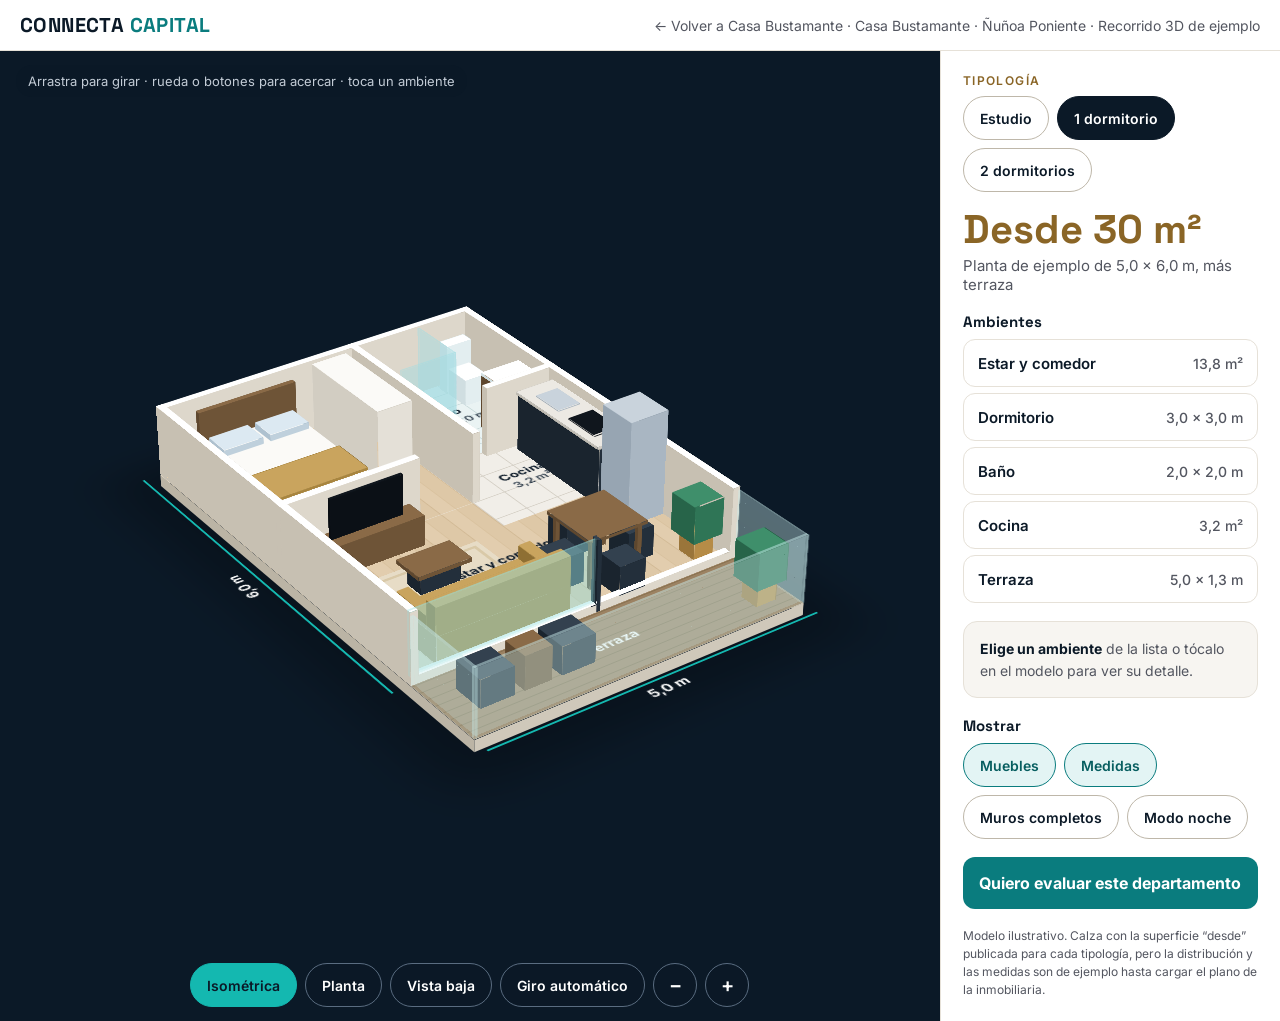
<file: recorrido-3d.html>
<!DOCTYPE html>
<html lang="es">
<head>
<meta charset="utf-8">
<meta name="robots" content="noindex, nofollow">
<link rel="icon" href="assets/isotipo.png">
<meta name="viewport" content="width=device-width, initial-scale=1">
<title>Recorrido 3D – Departamento de ejemplo · Connecta Capital</title>
<link href="https://fonts.googleapis.com/css2?family=Inter:wght@400;500;600;700&family=Space+Grotesk:wght@600;700&display=swap" rel="stylesheet">
<style>
:root{--navy:#0B1927;--teal:#0A7C7E;--tealb:#14B8B0;--gold:#B68C47;--goldt:#8A6526;--cream:#F7F5F1;--line:#E6E1D8;--muted:#535660}
*{box-sizing:border-box}
html,body{margin:0;height:100%}
body{font-family:Inter,system-ui,sans-serif;color:var(--navy);background:var(--cream);display:flex;flex-direction:column;min-height:100vh}
h1,h2,h3{font-family:'Space Grotesk',Inter,sans-serif;margin:0}
button{font-family:inherit;cursor:pointer}
header{background:#fff;border-bottom:1px solid var(--line);padding:12px 20px;display:flex;flex-wrap:wrap;gap:8px 20px;align-items:center;justify-content:space-between}
.brand{font-family:'Space Grotesk',sans-serif;font-weight:700;font-size:20px;letter-spacing:.02em}
.brand span{color:var(--teal)}
.crumb{font-size:14px;color:var(--muted)}
main{flex:1;display:flex;flex-wrap:wrap;min-height:0}
#stage{flex:999 1 560px;min-width:0;min-height:520px;position:relative;background:var(--navy);overflow:hidden;touch-action:none;cursor:grab;user-select:none}
#stage.drag{cursor:grabbing}
#persp{position:absolute;inset:0;display:flex;align-items:center;justify-content:center;perspective:2200px}
#scene{position:relative;flex-shrink:0;transform-style:preserve-3d;transition:transform .7s cubic-bezier(.2,.7,.2,1)}
#stage.drag #scene,#stage.auto #scene{transition:none}
.f{position:absolute;transform-origin:0 0}
.room{cursor:pointer}
#stage.night{background:#04090f}
#stage.night .f{filter:brightness(.5) saturate(.8)}
#stage.night .glow,#stage.night .lbl,#stage.night .dim{filter:none}
#stage.night .lbl,#stage.night .lbl small{color:#fff}
.lbl{display:flex;flex-direction:column;align-items:center;justify-content:center;text-align:center;font-size:13px;font-weight:700;color:#0B1927;line-height:1.25;pointer-events:none}
.lbl small{font-weight:600;font-size:12px;color:#33414f}
.dim{display:flex;align-items:center;justify-content:center;font-size:13px;font-weight:700;color:#fff;pointer-events:none;white-space:nowrap}
.hint{position:absolute;left:16px;top:14px;font-size:13px;color:#C3CCD6;background:rgba(11,25,39,.7);padding:8px 12px;border-radius:999px;pointer-events:none}
.bar{position:absolute;left:0;right:0;bottom:14px;display:flex;flex-wrap:wrap;gap:8px;justify-content:center;padding:0 12px}
.bar button{min-height:44px;padding:0 16px;border-radius:999px;border:1px solid #5A6C80;background:rgba(11,25,39,.82);color:#fff;font-size:14px;font-weight:600}
.bar button[aria-pressed="true"]{background:var(--tealb);border-color:var(--tealb);color:var(--navy)}
.bar button.sq{width:44px;padding:0;font-size:20px}
aside{flex:1 1 340px;max-width:100%;background:#fff;border-left:1px solid var(--line);padding:22px;display:flex;flex-direction:column;gap:18px;overflow:auto}
.eyebrow{font-size:12px;font-weight:600;letter-spacing:.12em;text-transform:uppercase;color:var(--goldt)}
.tabs,.toggles{display:flex;flex-wrap:wrap;gap:8px}
.tabs button,.toggles button{min-height:44px;padding:0 16px;border-radius:999px;border:1px solid #BEB7A9;background:#fff;color:var(--navy);font-size:14px;font-weight:600}
.tabs button[aria-pressed="true"]{background:var(--navy);border-color:var(--navy);color:#fff}
.toggles button[aria-pressed="true"]{background:#E3F4F4;border-color:var(--teal);color:#075E60}
.big{font-family:'Space Grotesk',sans-serif;font-weight:700;font-size:40px;color:var(--goldt);line-height:1}
.rooms{display:flex;flex-direction:column;gap:6px}
.rooms button{display:flex;justify-content:space-between;gap:12px;align-items:center;min-height:48px;padding:0 14px;border-radius:12px;border:1px solid var(--line);background:#fff;color:var(--navy);font-size:15px;font-weight:600;text-align:left}
.rooms button span{font-weight:500;color:var(--muted);font-size:14px;white-space:nowrap}
.rooms button[aria-pressed="true"]{border-color:var(--teal);background:#E3F4F4}
.card{background:var(--cream);border:1px solid var(--line);border-radius:14px;padding:16px;font-size:14px;line-height:1.55;color:var(--muted)}
.card strong{color:var(--navy)}
.cta{display:block;text-align:center;background:var(--teal);color:#fff;text-decoration:none;padding:16px;border-radius:12px;font-weight:700;font-size:16px}
.note{font-size:12px;line-height:1.5;color:var(--muted);margin:0}
h2{font-size:15px}
:focus-visible{outline:3px solid var(--gold);outline-offset:2px}
@media (max-width:900px){aside{border-left:0;border-top:1px solid var(--line)}}
</style>
</head>
<body>
<header>
<div class="brand">CONNECTA <span>CAPITAL</span></div>
<a class="crumb" href="proyecto.html" style="text-decoration:none">← Volver a Casa Bustamante · <span>Casa Bustamante · Ñuñoa Poniente · Recorrido 3D de ejemplo</span></a>
</header>
<main>
<section id="stage" aria-label="Modelo 3D del departamento. Arrastra para girar.">
<div id="persp"><div id="scene"></div></div>
<div class="hint">Arrastra para girar · rueda o botones para acercar · toca un ambiente</div>
<div class="bar">
<button type="button" data-view="iso" aria-pressed="true">Isométrica</button>
<button type="button" data-view="planta" aria-pressed="false">Planta</button>
<button type="button" data-view="baja" aria-pressed="false">Vista baja</button>
<button type="button" id="auto" aria-pressed="false">Giro automático</button>
<button type="button" class="sq" id="zout" aria-label="Alejar">−</button>
<button type="button" class="sq" id="zin" aria-label="Acercar">+</button>
</div>
</section>
<aside>
<div>
<div class="eyebrow">Tipología</div>
<div class="tabs" id="tabs" style="margin-top:8px"></div>
</div>
<div>
<div class="big" id="m2"></div>
<div id="planta" style="font-size:15px;color:var(--muted);margin-top:6px"></div>
</div>
<div>
<h2 style="margin-bottom:8px">Ambientes</h2>
<div class="rooms" id="rooms"></div>
</div>
<div class="card" id="info"></div>
<div>
<h2 style="margin-bottom:8px">Mostrar</h2>
<div class="toggles">
<button type="button" id="tFurn" aria-pressed="true">Muebles</button>
<button type="button" id="tLbl" aria-pressed="true">Medidas</button>
<button type="button" id="tTall" aria-pressed="false">Muros completos</button>
<button type="button" id="tNight" aria-pressed="false">Modo noche</button>
</div>
</div>
<a class="cta" id="cta" href="https://wa.me/56979705286">Quiero evaluar este departamento</a>
<p class="note">Modelo ilustrativo. Calza con la superficie “desde” publicada para cada tipología, pero la distribución y las medidas son de ejemplo hasta cargar el plano de la inmobiliaria.</p>
</aside>
</main>
<script>
const S = 62, WT = 0.12;
const M = {
  wall: ['#FFFFFF', '#DDD7CB', '#C7C0B2'], base: ['#EDE8DE', '#CFC8BA', '#BBB4A5'],
  wood: ['#8A6A47', '#6E5437', '#5E472E'], white: ['#FBFAF7', '#E4E0D7', '#D2CDC2'], pillow: ['#DCE9F2', '#BFD0DC', '#AEC1CF'],
  sofa: ['#C9A45E', '#A8853F', '#8E6F33'], dark: ['#33414F', '#232F3B', '#1A242E'], stone: ['#ECE9E3', '#CFCBC3', '#BDB9B0'],
  steel: ['#C9D3DC', '#A9B6C2', '#97A5B2'], ceram: ['#FFFFFF', '#E3EEF0', '#D0DEE1'], plant: ['#3F8F6B', '#2F7556', '#276449'],
  pot: ['#D9B36C', '#B68C47', '#9A753A'], teal: ['#14B8B0', '#0DA7AA', '#0A7C7E'], tv: ['#10161d', '#0b1016', '#080c11']
};
const FLOOR = {
  wood: 'repeating-linear-gradient(90deg,#E2CDAE 0 14px,#D9C29F 14px 15px,#DEC8A7 15px 30px,#D2BA96 30px 31px)',
  tile: 'linear-gradient(#C9DADA 1px,transparent 1px) 0 0/22px 22px,linear-gradient(90deg,#C9DADA 1px,transparent 1px) 0 0/22px 22px,#EAF3F3',
  kit: 'linear-gradient(#D5D0C6 1px,transparent 1px) 0 0/31px 31px,linear-gradient(90deg,#D5D0C6 1px,transparent 1px) 0 0/31px 31px,#F1EEE8',
  deck: 'repeating-linear-gradient(0deg,#9C8262 0 9px,#86704F 9px 10px)'
};
// Mobiliario: [tipo, x, y, w, d, extra]
const T = {
  Estudio: { label: 'Estudio', w: 4, d: 5, m2: 20,
    rooms: [['amb', 'Ambiente principal', 0, 2, 4, 3, 'wood', '15,2 m²', 'Dormitorio, estar y comedor en un solo espacio con salida a la terraza.'],
            ['coc', 'Cocina', 1.7, 0, 2.3, 2, 'kit', '1,4 m² útiles', 'Cocina lineal de 2,0 m integrada al ambiente.'],
            ['ban', 'Baño', 0, 0, 1.7, 2, 'tile', '3,4 m²', 'Baño completo con ducha, de 1,7 × 2,0 m.']],
    walls: [[1.7, 0, 0, 2], [0, 2, 0.85, 0]],
    furn: [['shower', 0.15, 0.15, 0.85, 0.85], ['wc', 1.15, 0.2, 0.4, 0.6], ['vanity', 0.95, 1.4, 0.65, 0.45],
           ['kitchen', 1.95, 0.15, 1.4, 0.6], ['fridge', 3.3, 0.15, 0.6, 0.6],
           ['bed', 0.3, 2.35, 1.4, 2.0], ['rug', 2.1, 3.3, 1.6, 1.3], ['sofa', 2.3, 4.0, 1.4, 0.8], ['table', 2.6, 2.2, 0.7, 0.7, 2], ['plant', 0.3, 4.5, 0.3, 0.3]] },
  '1D': { label: '1 dormitorio', w: 5, d: 6, m2: 30,
    rooms: [['est', 'Estar y comedor', 0, 3, 5, 3, 'wood', '13,8 m²', 'Espacio principal con ventanal de muro a muro y salida a la terraza.'],
            ['dor', 'Dormitorio', 0, 0, 3, 3, 'wood', '3,0 × 3,0 m', 'Dormitorio de 9 m² con clóset y espacio para cama de 2 plazas.'],
            ['ban', 'Baño', 3, 0, 2, 2, 'tile', '2,0 × 2,0 m', 'Baño completo de 4 m² con ducha de vidrio.'],
            ['coc', 'Cocina', 3, 2, 2, 1.7, 'kit', '3,2 m²', 'Cocina abierta al estar, con cubierta de 1,9 m y refrigerador.']],
    walls: [[0, 3, 2.1, 0], [3, 0, 0, 3], [3.85, 2, 1.15, 0]],
    furn: [['bed', 0.45, 0.25, 1.5, 2.0], ['wardrobe', 2.3, 0.2, 0.55, 1.6], ['shower', 3.2, 0.15, 0.9, 0.9], ['wc', 4.4, 0.2, 0.4, 0.6], ['vanity', 4.25, 1.4, 0.65, 0.45],
           ['kitchenE', 4.3, 2.2, 0.6, 1.8], ['fridge', 4.3, 4.05, 0.6, 0.6],
           ['tvunit', 0.4, 3.15, 1.5, 0.35], ['rug', 0.5, 3.8, 2.0, 1.1], ['coffee', 1.1, 4.05, 0.8, 0.5], ['sofa', 0.5, 4.95, 2.0, 0.85], ['table', 2.95, 4.7, 0.9, 0.9, 4], ['plant', 4.5, 5.45, 0.3, 0.3]] },
  '2D': { label: '2 dormitorios', w: 7.5, d: 6, m2: 45,
    rooms: [['est', 'Estar y comedor', 0, 3.2, 7.5, 2.8, 'wood', '21 m²', 'Estar y comedor continuos, con ventanal completo hacia la terraza.'],
            ['dor', 'Dormitorio principal', 0, 0, 3, 3.2, 'wood', '3,0 × 3,2 m', 'Dormitorio de 9,6 m² con clóset.'],
            ['do2', 'Dormitorio 2', 3, 0, 2.6, 3.2, 'wood', '2,6 × 3,2 m', 'Segundo dormitorio de 8,3 m², ideal como pieza u oficina.'],
            ['ban', 'Baño', 5.6, 0, 1.9, 2.2, 'tile', '1,9 × 2,2 m', 'Baño completo de 4,2 m² con ducha de vidrio.'],
            ['coc', 'Cocina', 5.6, 2.2, 1.9, 1.8, 'kit', '3,4 m²', 'Cocina abierta con cubierta de 1,6 m y refrigerador.']],
    walls: [[0, 3.2, 2.1, 0], [3, 0, 0, 3.2], [3, 3.2, 1.7, 0], [5.6, 0, 0, 3.2], [6.45, 2.2, 1.05, 0]],
    furn: [['bed', 0.6, 0.25, 1.6, 2.0], ['wardrobe', 2.3, 0.2, 0.55, 1.5], ['bed', 3.3, 0.25, 1.0, 2.0], ['desk', 4.55, 0.25, 0.9, 0.5],
           ['shower', 5.75, 0.15, 0.85, 0.85], ['wc', 6.9, 0.2, 0.4, 0.6], ['vanity', 6.7, 1.55, 0.65, 0.45],
           ['kitchenE', 6.8, 2.4, 0.6, 1.6], ['fridge', 6.8, 4.05, 0.6, 0.6],
           ['tvunit', 0.4, 3.35, 1.6, 0.35], ['rug', 0.6, 3.9, 2.2, 1.1], ['coffee', 1.25, 4.15, 0.9, 0.5], ['sofa', 0.5, 4.95, 2.2, 0.85], ['table', 3.8, 4.25, 1.5, 0.9, 4], ['plant', 7.0, 5.45, 0.3, 0.3]] }
};
const st = { tipo: '1D', ang: -35, tilt: 58, zoom: 1, furn: true, lbl: true, tall: false, night: false, sel: null, auto: false };
const $ = (id) => document.getElementById(id), scene = $('scene'), stage = $('stage');
let html = [];
const px = (m) => Math.round(m * S * 10) / 10;
function face(x, y, w, h, bg, tr, extra) { html.push(`<div class="f ${extra && extra.cls || ''}" ${extra && extra.attr || ''} style="left:${px(x)}px;top:${px(y)}px;width:${px(w)}px;height:${px(h)}px;background:${bg};transform:${tr};${extra && extra.css || ''}">${extra && extra.inner || ''}</div>`); }
function flat(x, y, w, d, z, bg, extra) { face(x, y, w, d, bg, `translateZ(${px(z)}px)`, extra); }
function box(x, y, w, d, h, m, z0 = 0, op) {
  const o = op ? { css: `opacity:${op};` } : null;
  flat(x, y, w, d, z0 + h, m[0], o);
  face(x, y + d, w, h, m[1], `translateZ(${px(z0)}px) rotateX(90deg)`, o);
  face(x, y, w, h, m[1], `translateZ(${px(z0)}px) rotateX(90deg)`, o);
  face(x, y, h, d, m[2], `translateZ(${px(z0)}px) rotateY(-90deg)`, o);
  face(x + w, y, h, d, m[2], `translateZ(${px(z0)}px) rotateY(-90deg)`, o);
}
const F = {
  bed(x, y, w, d) { box(x, y, w, 0.08, 0.95, M.wood); box(x, y + 0.08, w, d - 0.08, 0.28, M.wood); box(x + 0.04, y + 0.1, w - 0.08, d - 0.14, 0.2, M.white, 0.28);
    const pw = w > 1.2 ? (w - 0.3) / 2 : w - 0.2; box(x + 0.1, y + 0.16, pw, 0.4, 0.1, M.pillow, 0.48); if (w > 1.2) box(x + 0.2 + pw, y + 0.16, pw, 0.4, 0.1, M.pillow, 0.48);
    box(x + 0.04, y + d * 0.62, w - 0.08, d * 0.34, 0.04, M.sofa, 0.48); },
  sofa(x, y, w, d) { box(x, y, w, d, 0.4, M.sofa); box(x, y + d - 0.2, w, 0.2, 0.42, M.sofa, 0.4); box(x, y, 0.18, d - 0.2, 0.2, M.sofa, 0.4); box(x + w - 0.18, y, 0.18, d - 0.2, 0.2, M.sofa, 0.4); },
  table(x, y, w, d, n) { box(x, y, w, d, 0.05, M.wood, 0.7); [[x + 0.05, y + 0.05], [x + w - 0.11, y + 0.05], [x + 0.05, y + d - 0.11], [x + w - 0.11, y + d - 0.11]].forEach(([a, b]) => box(a, b, 0.06, 0.06, 0.7, M.wood));
    const ch = (a, b) => { box(a, b, 0.4, 0.4, 0.45, M.dark); };
    ch(x + w / 2 - 0.2, y - 0.3); ch(x + w / 2 - 0.2, y + d - 0.1); if (n > 2) { ch(x - 0.3, y + d / 2 - 0.2); ch(x + w - 0.1, y + d / 2 - 0.2); } },
  coffee(x, y, w, d) { box(x, y, w, d, 0.06, M.wood, 0.3); box(x + 0.1, y + 0.1, w - 0.2, d - 0.2, 0.3, M.dark); },
  rug(x, y, w, d) { flat(x, y, w, d, 0.012, '#E7DCC6', { css: 'outline:3px solid #D9C9A8;outline-offset:-8px;pointer-events:none;' }); },
  tvunit(x, y, w, d) { box(x, y, w, d, 0.45, M.wood); box(x + 0.2, y + 0.12, w - 0.4, 0.05, 0.6, M.tv, 0.45); },
  wardrobe(x, y, w, d, e, H) { box(x, y, w, d, Math.min(2.1, H), M.white); },
  desk(x, y, w, d) { box(x, y, w, d, 0.05, M.wood, 0.72); box(x, y, 0.05, d, 0.72, M.wood); box(x + w - 0.05, y, 0.05, d, 0.72, M.wood); box(x + w / 2 - 0.2, y + d + 0.1, 0.4, 0.4, 0.45, M.dark); },
  kitchen(x, y, w, d) { box(x, y, w, d, 0.86, M.dark); box(x - 0.02, y, w + 0.04, d + 0.03, 0.04, M.stone, 0.86); box(x + 0.2, y + 0.12, 0.5, 0.36, 0.02, M.steel, 0.9); },
  kitchenE(x, y, w, d) { box(x, y, w, d, 0.86, M.dark); box(x - 0.03, y, w + 0.03, d, 0.04, M.stone, 0.86); box(x + 0.12, y + 0.25, 0.36, 0.5, 0.02, M.steel, 0.9); box(x + 0.1, y + 1.0, 0.4, 0.55, 0.02, M.tv, 0.9); },
  fridge(x, y, w, d, e, H) { box(x, y, w, d, Math.min(1.8, H + 0.5), M.steel); },
  wc(x, y, w, d) { box(x, y, w, 0.18, 0.75, M.ceram); box(x + 0.02, y + 0.18, w - 0.04, d - 0.18, 0.4, M.ceram); },
  vanity(x, y, w, d) { box(x, y, w, d, 0.8, M.wood); box(x, y, w, d, 0.05, M.ceram, 0.8); },
  shower(x, y, w, d, e, H) { flat(x, y, w, d, 0.012, '#D5E6E6', { css: 'pointer-events:none;' }); const g = ['rgba(160,220,225,.35)', 'rgba(160,220,225,.28)', 'rgba(160,220,225,.28)']; const h = Math.min(2.0, H);
    box(x + w - 0.03, y, 0.03, d, h, g); box(x, y + d - 0.03, w, 0.03, h, g); },
  plant(x, y, w, d) { box(x, y, w, d, 0.3, M.pot); box(x - 0.08, y - 0.08, w + 0.16, d + 0.16, 0.55, M.plant, 0.3); }
};
function build() {
  const t = T[st.tipo], H = st.tall ? 2.4 : 1.05, TR = 1.3; html = [];
  scene.style.width = px(t.w) + 'px'; scene.style.height = px(t.d + TR) + 'px';
  flat(-0.6, -0.6, t.w + 1.2, t.d + TR + 1.2, -0.22, 'rgba(0,0,0,.28)', { css: 'filter:blur(26px);pointer-events:none;' });
  box(0, 0, t.w, t.d + TR, 0.18, M.base, -0.18);
  t.rooms.forEach(([id, name, x, y, w, d, fl, dim]) => {
    flat(x, y, w, d, 0.004, FLOOR[fl], { cls: 'room', attr: `data-room="${id}"` });
    if (st.sel === id) flat(x, y, w, d, 0.008, 'rgba(20,184,176,.32)', { css: 'outline:4px solid #14B8B0;outline-offset:-4px;pointer-events:none;' });
  });
  flat(0, t.d, t.w, TR, 0.004, FLOOR.deck, { cls: 'room', attr: 'data-room="ter"' });
  if (st.sel === 'ter') flat(0, t.d, t.w, TR, 0.008, 'rgba(20,184,176,.32)', { css: 'outline:4px solid #14B8B0;outline-offset:-4px;pointer-events:none;' });
  if (st.night) t.rooms.forEach(([id, name, x, y, w, d]) => flat(x, y, w, d, 0.03, 'radial-gradient(circle at 50% 50%,rgba(255,206,125,.8),rgba(255,206,125,0) 70%)', { cls: 'glow', css: 'pointer-events:none;' }));
  if (st.furn) {
    t.furn.forEach(([k, x, y, w, d, e]) => F[k](x, y, w, d, e, H));
    box(0.4, t.d + 0.35, 0.5, 0.5, 0.42, M.dark); box(1.05, t.d + 0.45, 0.4, 0.4, 0.5, M.wood); box(1.6, t.d + 0.35, 0.5, 0.5, 0.42, M.dark); F.plant(t.w - 0.55, t.d + 0.75, 0.3, 0.3);
  }
  // muros
  box(0, 0, t.w, WT, H, M.wall); box(0, 0, WT, t.d, H, M.wall); box(t.w - WT, 0, WT, t.d, H, M.wall);
  t.walls.forEach(([x, y, w, d]) => box(x, y, Math.max(w, WT), Math.max(d, WT), H, M.wall));
  const glass = ['rgba(150,225,225,.42)', 'rgba(150,225,225,.26)', 'rgba(150,225,225,.26)'];
  box(0, t.d - WT, t.w, WT, 0.12, M.wall); box(0, t.d - 0.07, t.w * 0.55, 0.04, H - 0.12, glass, 0.12);            // ventanal
  box(t.w * 0.55, t.d - WT, 0.06, WT, H, M.dark);
  const rail = ['rgba(200,235,235,.35)', 'rgba(200,235,235,.22)', 'rgba(200,235,235,.22)'];
  box(0, t.d + TR - 0.04, t.w, 0.04, 1.0, rail); box(0, t.d, 0.04, TR, 1.0, rail); box(t.w - 0.04, t.d, 0.04, TR, 1.0, rail);   // baranda
  if (st.lbl) {
    t.rooms.forEach(([id, name, x, y, w, d, fl, dim]) => flat(x, y, w, d, 0.02, 'transparent', { cls: 'lbl', inner: `${name}<small>${dim}</small>` }));
    flat(0, t.d, t.w, TR, 0.02, 'transparent', { cls: 'lbl', css: 'color:#fff;', inner: 'Terraza' });
    const n = (v) => String(v).replace('.', ',');
    flat(0, t.d + TR + 0.25, t.w, 0.4, 0, 'transparent', { cls: 'dim', css: 'border-top:2px solid #14B8B0;', inner: n(t.w.toFixed(1)) + ' m' });
    flat(-0.75, 0, 0.5, t.d, 0, 'transparent', { cls: 'dim', css: 'border-right:2px solid #14B8B0;', inner: `<span style="transform:rotate(-90deg)">${n(t.d.toFixed(1))} m</span>` });
  }
  scene.innerHTML = html.join('');
  // panel
  $('tabs').innerHTML = Object.keys(T).map((k) => `<button type="button" data-tipo="${k}" aria-pressed="${k === st.tipo}">${T[k].label}</button>`).join('');
  $('m2').textContent = 'Desde ' + t.m2 + ' m²';
  $('planta').textContent = `Planta de ejemplo de ${String(t.w.toFixed(1)).replace('.', ',')} × ${String(t.d.toFixed(1)).replace('.', ',')} m, más terraza`;
  const rs = t.rooms.map((r) => [r[0], r[1], r[7]]).concat([['ter', 'Terraza', String(t.w.toFixed(1)).replace('.', ',') + ' × 1,3 m']]);
  $('rooms').innerHTML = rs.map(([id, name, dim]) => `<button type="button" data-room="${id}" aria-pressed="${st.sel === id}">${name}<span>${dim}</span></button>`).join('');
  const r = t.rooms.find((x) => x[0] === st.sel);
  $('info').innerHTML = st.sel === 'ter' ? '<strong>Terraza.</strong> Terraza a lo ancho del departamento, con baranda de vidrio.' : r ? `<strong>${r[1]}.</strong> ${r[8]}` : '<strong>Elige un ambiente</strong> de la lista o tócalo en el modelo para ver su detalle.';
  $('tFurn').setAttribute('aria-pressed', st.furn); $('tLbl').setAttribute('aria-pressed', st.lbl); $('tTall').setAttribute('aria-pressed', st.tall); $('tNight').setAttribute('aria-pressed', st.night); stage.classList.toggle('night', st.night);
  $('cta').href = 'https://wa.me/56979705286?text=' + encodeURIComponent('Hola Diego, vi el recorrido 3D de Casa Bustamante y me interesa el ' + (st.tipo === 'Estudio' ? 'estudio' : 'departamento de ' + t.label) + ' (desde ' + t.m2 + ' m²). ¿Me envías disponibilidad y valores?');
  apply();
}
function apply() {
  const t = T[st.tipo], fit = Math.min(1.25, (stage.clientWidth - 60) / (px(t.w) * 1.55), (stage.clientHeight - 150) / (px(t.d + 1.3) * 1.05));
  scene.style.transform = `scale(${(fit * st.zoom).toFixed(3)}) rotateX(${st.tilt}deg) rotateZ(${st.ang}deg)`;
  const v = st.tilt === 58 && st.ang === -35 ? 'iso' : st.tilt === 0 && st.ang === 0 ? 'planta' : st.tilt === 78 && st.ang === -20 ? 'baja' : '';
  document.querySelectorAll('[data-view]').forEach((b) => b.setAttribute('aria-pressed', b.dataset.view === v));
  $('auto').setAttribute('aria-pressed', st.auto); stage.classList.toggle('auto', st.auto);
}
function pick(id) { st.sel = st.sel === id ? null : id; build(); }
document.addEventListener('click', (e) => {
  const b = e.target.closest('button'); if (!b) return;
  if (b.dataset.tipo) { st.tipo = b.dataset.tipo; st.sel = null; build(); }
  else if (b.dataset.room) pick(b.dataset.room);
  else if (b.dataset.view) { st.auto = false; const v = { iso: [58, -35], planta: [0, 0], baja: [78, -20] }[b.dataset.view]; st.tilt = v[0]; st.ang = v[1]; apply(); }
  else if (b.id === 'auto') { st.auto = !st.auto; apply(); if (st.auto) requestAnimationFrame(spin); }
  else if (b.id === 'zin') { st.zoom = Math.min(2.2, st.zoom * 1.2); apply(); }
  else if (b.id === 'zout') { st.zoom = Math.max(0.5, st.zoom / 1.2); apply(); }
  else if (b.id === 'tFurn') { st.furn = !st.furn; build(); }
  else if (b.id === 'tLbl') { st.lbl = !st.lbl; build(); }
  else if (b.id === 'tTall') { st.tall = !st.tall; build(); }
  else if (b.id === 'tNight') { st.night = !st.night; build(); }
});
let last = 0;
function spin(ts) { if (!st.auto) return; if (last) st.ang = ((st.ang + (ts - last) * 0.018 + 180) % 360) - 180; last = ts; apply(); requestAnimationFrame(spin); }
let drag = null;
stage.addEventListener('pointerdown', (e) => { if (e.target.closest('button')) return; drag = { x: e.clientX, y: e.clientY, ang: st.ang, tilt: st.tilt, moved: false, room: e.target.dataset && e.target.dataset.room }; last = 0; stage.setPointerCapture(e.pointerId); });
stage.addEventListener('pointermove', (e) => { if (!drag) return; const dx = e.clientX - drag.x, dy = e.clientY - drag.y;
  if (!drag.moved && Math.hypot(dx, dy) < 5) return; drag.moved = true; st.auto = false; stage.classList.add('drag');
  st.ang = Math.round(drag.ang + dx * 0.4); st.tilt = Math.max(0, Math.min(86, Math.round(drag.tilt - dy * 0.35))); apply(); });
const end = () => { if (!drag) return; const d = drag; drag = null; stage.classList.remove('drag'); if (!d.moved && d.room) pick(d.room); };
stage.addEventListener('pointerup', end); stage.addEventListener('pointercancel', end);
stage.addEventListener('wheel', (e) => { e.preventDefault(); st.zoom = Math.max(0.5, Math.min(2.2, st.zoom * (e.deltaY < 0 ? 1.1 : 1 / 1.1))); apply(); }, { passive: false });
window.addEventListener('resize', apply);
build();
</script>
</body>
</html>
</file>
<file: assets/extras.css>
.x-btn{min-height:46px;padding:0 18px;border-radius:10px;border:1px solid #BEB7A9;background:#fff;color:#0B1927;font:600 15px Inter,system-ui,sans-serif;cursor:pointer;text-decoration:none;display:inline-flex;align-items:center;justify-content:center;gap:8px}
.x-btn.pri{background:#0A7C7E;border-color:#0A7C7E;color:#fff}
.x-btn.gold{background:#B68C47;border-color:#B68C47;color:#0B1927}
.x-btn.wa{background:#128C4A;border-color:#128C4A;color:#fff}
.x-fab{position:fixed;left:20px;bottom:24px;z-index:20;min-height:52px;padding:0 20px;border-radius:999px;border:0;background:#B68C47;color:#0B1927;font:700 15px Inter,system-ui,sans-serif;cursor:pointer;box-shadow:0 6px 20px rgba(11,25,39,.25)}
dialog.x-dlg{border:0;border-radius:20px;padding:0;width:min(560px,calc(100vw - 24px));max-height:calc(100vh - 24px);color:#0B1927;font-family:Inter,system-ui,sans-serif;box-shadow:0 20px 60px rgba(11,25,39,.35)}
dialog.x-dlg::backdrop{background:rgba(11,25,39,.6)}
.x-dlg .in{padding:26px;display:flex;flex-direction:column;gap:16px}
.x-dlg h2{margin:0;font:700 26px 'Space Grotesk',Inter,sans-serif;line-height:1.15}
.x-dlg p{margin:0;font-size:15px;line-height:1.5;color:#535660}
.x-eyebrow{font-size:12px;font-weight:600;letter-spacing:.12em;text-transform:uppercase;color:#8A6526}
.x-opts{display:flex;flex-direction:column;gap:8px}
.x-opts button{min-height:52px;padding:0 16px;border-radius:12px;border:1px solid #E6E1D8;background:#fff;color:#0B1927;font:600 16px Inter,system-ui,sans-serif;text-align:left;cursor:pointer}
.x-opts button:hover{border-color:#0A7C7E;background:#E3F4F4}
.x-row{display:flex;flex-wrap:wrap;gap:10px}
.x-res{display:flex;justify-content:space-between;gap:12px;padding:12px 14px;border:1px solid #E6E1D8;border-radius:12px;font-size:15px}
.x-res strong{color:#8A6526;font-family:'Space Grotesk',sans-serif;white-space:nowrap}
.x-close{align-self:flex-end;min-height:44px;min-width:44px;border:0;background:transparent;font-size:24px;line-height:1;color:#535660;cursor:pointer;margin:-10px -10px -18px 0}
.x-grid{display:grid;grid-template-columns:repeat(2,minmax(0,1fr));gap:12px}
.x-grid label,.x-sim label{display:flex;flex-direction:column;gap:6px;font-size:13px;font-weight:600;color:#535660}
.x-grid input,.x-grid select,.x-sim input,.x-sim select{box-sizing:border-box;height:46px;border:1px solid #BEB7A9;border-radius:8px;padding:0 12px;font:400 16px Inter,system-ui,sans-serif;width:100%;background:#fff;color:#0B1927}
.x-out{background:#F7F5F1;border-radius:12px;padding:14px;display:grid;grid-template-columns:repeat(2,minmax(0,1fr));gap:10px;font-size:13px;color:#535660}
.x-out strong{display:block;font-size:17px;color:#0B1927}
.x-out .hi strong{font:700 24px 'Space Grotesk',sans-serif;color:#8A6526}
.x-sim{max-width:1240px;margin:0 auto;padding:64px 24px 0;display:flex;flex-wrap:wrap;gap:36px;align-items:flex-start}
.x-sim h2{margin:6px 0;font:700 40px 'Space Grotesk',Inter,sans-serif;line-height:1.1}
.x-sim .col{flex:1 1 420px;min-width:0;display:flex;flex-direction:column;gap:16px}
.x-sim .panel{background:#fff;border:1px solid #E6E1D8;border-radius:20px;padding:26px}
.x-pos{color:#0A7C7E!important}.x-neg{color:#A8322A!important}
.x-toast{font-size:13px;color:#0A7C7E;font-weight:600;min-height:18px}
.x-mbar{display:none}
@media (max-width:700px){
 .x-mbar{display:flex;position:fixed;left:0;right:0;bottom:0;z-index:30;gap:8px;padding:10px 12px;background:#fff;border-top:1px solid #E6E1D8}
 .x-mbar a{flex:1}
 body.x-hasbar{padding-bottom:70px}
 .x-fab{bottom:82px;left:12px}
 a[aria-label="Escribir por WhatsApp"]{display:none!important}
}
.x-gal{position:absolute;top:50%;transform:translateY(-50%);width:44px;height:44px;border-radius:999px;border:0;background:rgba(11,25,39,.72);color:#fff;font-size:22px;line-height:1;cursor:pointer;display:flex;align-items:center;justify-content:center}
.x-gal.prev{left:8px}.x-gal.next{right:8px}
.x-gal:hover{background:#0B1927}
.x-count{position:absolute;right:10px;top:10px;background:rgba(11,25,39,.78);color:#fff;font:600 12px Inter,system-ui,sans-serif;padding:5px 9px;border-radius:999px;pointer-events:none}
.x-thumbs{display:flex;gap:10px;overflow-x:auto;padding-bottom:6px}
.x-thumbs button{flex:0 0 132px;height:92px;padding:0;border:3px solid transparent;border-radius:14px;overflow:hidden;cursor:pointer;background:#D8D2C6}
.x-thumbs button[aria-pressed="true"]{border-color:#0A7C7E}
.x-thumbs img{width:100%;height:100%;object-fit:cover;display:block}
.x-credit{font-size:12px;color:#535660;margin:0}
</file>
